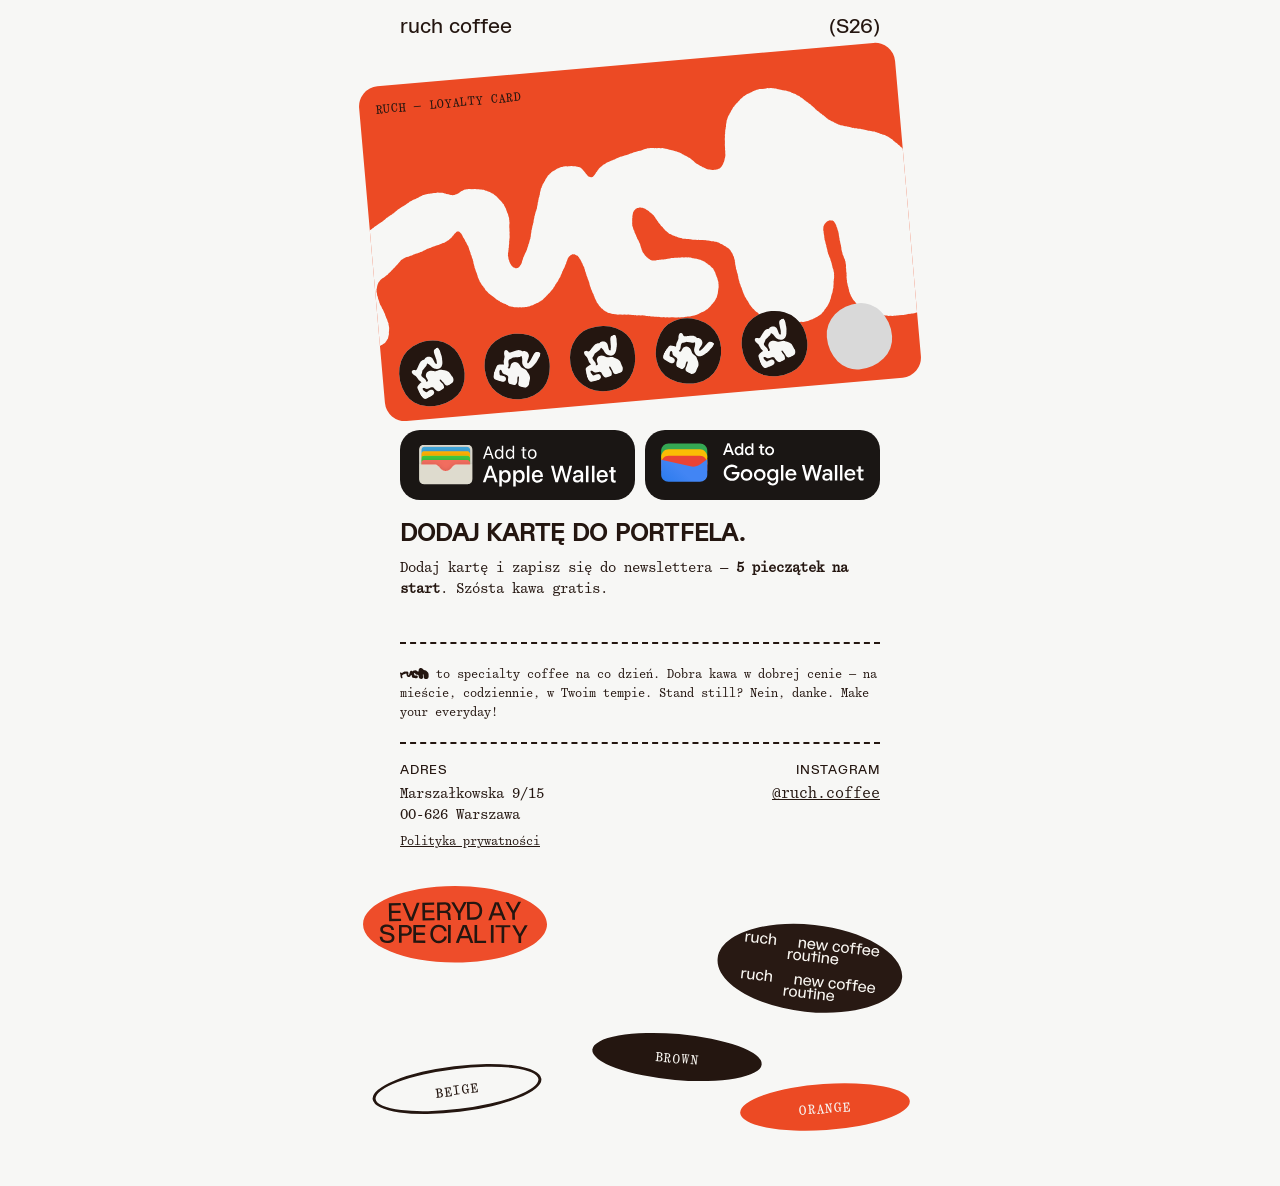
<file: index.html>
<!doctype html>
<html lang="pl">
<head>
  <meta charset="utf-8">
  <meta name="viewport" content="width=device-width, initial-scale=1">
  <title>ruch — karta lojalnościowa z 5 pieczątkami na start</title>
  <meta name="description" content="Zapisz się, zanim otworzymy. Dostaniesz kartę do portfela w telefonie z 5 nabitymi pieczątkami — szósta kawa gratis.">
  <!-- TODO: podmienić URL-e na docelową domenę, gdy będzie -->
  <meta property="og:type" content="website">
  <meta property="og:locale" content="pl_PL">
  <meta property="og:title" content="ruch — karta lojalnościowa z 5 pieczątkami na start">
  <meta property="og:description" content="Zapisz się, zanim otworzymy. Karta z 5 pieczątkami do portfela w telefonie — szósta kawa gratis.">
  <meta property="og:url" content="https://ruch-e.vercel.app/">
  <meta property="og:image" content="https://ruch-e.vercel.app/assets/og.png">
  <meta property="og:image:width" content="1200">
  <meta property="og:image:height" content="630">
  <meta name="twitter:card" content="summary_large_image">
  <script type="application/ld+json">
  {
    "@context": "https://schema.org",
    "@type": "CafeOrCoffeeShop",
    "name": "ruch coffee",
    "url": "https://ruch-e.vercel.app/",
    "image": "https://ruch-e.vercel.app/assets/og.png",
    "address": {
      "@type": "PostalAddress",
      "streetAddress": "Marszałkowska 9/15",
      "postalCode": "00-626",
      "addressLocality": "Warszawa",
      "addressCountry": "PL"
    },
    "sameAs": ["https://www.instagram.com/ruch.coffee/"]
  }
  </script>
  <link rel="icon" type="image/svg+xml" href="assets/favicon.svg">
  <link rel="preload" href="assets/fonts/CinaSans-Medium.woff2" as="font" type="font/woff2" crossorigin>
  <link rel="preload" href="assets/fonts/QuadrantTextMono-Regular.woff2" as="font" type="font/woff2" crossorigin>
  <link rel="stylesheet" href="style.css">
  <script src="app.js" defer></script>

<body>

  <svg style="display:none" aria-hidden="true"><symbol id="znak-ruch" viewBox="0 0 1080 413"><path fill="currentColor" d="M1080 317.8C1079.9 316.7 1079.8 314.6 1079.8 314.6H1079.9L1079.8 313.5L1079.9 311.2L1079.3 307.1L1079.6 305.6L1079.3 304.4L1079.8 300.5L1079.6 298.5L1079.7 296.6L1079.5 295.6L1079.8 292.8L1079.3 290.0V289.8H1079.4L1079.3 288.8L1079.4 286.4L1078.8 282.3L1079.1 280.9L1078.9 279.6L1079.3 275.8L1079.1 273.8L1079.2 271.9L1079.0 270.8L1079.3 268.0L1078.8 265.2V265.0H1078.9L1078.8 264.0L1078.9 261.7L1078.3 257.6L1078.6 256.1L1078.4 254.9C1078.5 253.6 1078.6 252.3 1078.8 251.0L1078.5 249.0L1078.6 247.1L1078.3 246.0L1078.6 243.2L1078.0 240.4V240.3H1078.1L1078.0 239.2L1077.9 236.8L1077.1 232.7L1077.3 231.2L1076.9 230.0C1076.9 228.7 1076.9 227.3 1076.9 226.0L1076.3 224.0C1076.3 223.3 1076.2 222.7 1076.2 222.1L1075.7 221.0C1075.6 220.1 1075.5 219.1 1075.4 218.1C1075.0 217.2 1074.6 216.4 1074.2 215.5L1073.8 214.2C1073.6 213.5 1073.4 212.7 1073.2 211.9C1072.5 210.6 1071.8 209.3 1071.1 208.2L1070.8 206.7L1070.1 205.6L1069.0 201.9L1068.0 200.1L1067.4 198.4L1066.7 197.5L1065.9 194.8L1064.3 192.4L1064.2 192.2L1064.3 192.2L1063.8 191.3L1062.8 189.1L1060.5 185.7L1060.1 184.2L1059.2 183.2C1058.8 182.0 1058.3 180.8 1057.8 179.5L1056.6 177.9L1055.7 176.1L1054.9 175.4L1053.7 172.7C1053.2 172.2 1052.8 171.9 1052.4 171.6L1051.3 170.6L1051.2 170.5L1051.3 170.4L1050.6 169.7L1049.1 167.8L1046.0 165.1L1045.3 163.8L1044.3 163.0L1042.0 159.8L1040.5 158.4L1039.3 156.9L1038.4 156.3L1036.8 154.0L1034.4 152.1L1033.6 151.4L1032.1 149.7L1028.8 147.1L1028.0 145.9L1026.9 145.2L1024.5 142.1L1022.9 140.8L1021.6 139.4L1020.7 138.9L1019.0 136.6L1016.6 135.1L1016.4 134.9L1016.5 134.8L1015.7 134.2L1014.0 132.5C1012.9 131.7 1011.9 130.9 1010.8 130.1L1010.0 128.9L1009.0 128.2L1006.7 125.1L1005.2 123.7L1004.1 122.3L1003.2 121.7L1001.6 119.3L999.3 117.6L999.2 117.4L998.5 116.7L997.0 114.9L993.7 112.3L992.9 111.0L991.8 110.3C991.0 109.2 990.1 108.2 989.2 107.2C988.7 106.8 988.1 106.4 987.5 106.0L986.1 104.6C985.8 104.5 985.5 104.3 985.1 104.2L983.0 102.1L980.2 100.7L979.2 100.2C978.5 99.7 977.9 99.2 977.2 98.8L973.2 97.4C972.8 97.1 972.4 96.8 972.0 96.5L970.7 96.2C969.6 95.5 968.4 94.8 967.3 94.2L965.3 93.6L963.6 92.7L962.5 92.5L960.0 91.2C959.0 91.1 958.1 90.9 957.1 90.7L956.9 90.7V90.6L956.0 90.3L953.7 89.5C952.4 89.2 951.0 89.0 949.6 88.8L948.3 88.1L947.0 87.9L943.4 86.4L941.4 86.0L939.7 85.4H938.6L936.0 84.2L933.1 83.9H933.0L933.0 83.8L932.0 83.6L929.7 82.9L925.7 82.4L924.3 81.6L923.1 81.5L919.5 80.0L917.6 79.6L915.8 79.0L914.8 78.9L912.3 77.7C911.3 77.5 910.4 77.4 909.5 77.3L909.3 77.2L909.4 77.1L908.4 76.8L906.2 76.0L902.3 75.1L901.0 74.3L899.8 74.0C898.8 73.4 897.5 72.6 896.7 72.1L895.0 71.3L893.5 70.2L892.5 69.9C891.8 69.3 891.1 68.8 890.4 68.2L887.9 67.0L887.8 66.9L887.9 66.8L887.0 66.3L885.2 64.9L881.7 62.7L880.8 61.6L879.8 61.0L877.2 58.1L875.7 56.9C875.3 56.4 874.8 56.0 874.4 55.5L873.5 55.0L871.8 52.8L869.5 51.2L869.4 51.0L869.5 50.9L868.7 50.3L867.1 48.6L863.9 46.0L863.1 44.7L862.1 44.0L859.8 40.9L858.2 39.5L857.1 38.1L856.1 37.5L854.5 35.2L852.1 33.5L852.0 33.4L852.1 33.3L851.3 32.7C850.7 32.1 850.2 31.5 849.7 30.9L846.3 28.5L845.4 27.2C845.1 27.0 844.7 26.8 844.3 26.5L841.7 23.6L840.0 22.4C839.6 21.9 839.1 21.5 838.6 21.1L837.6 20.6L835.6 18.5C834.7 18.1 833.8 17.6 832.9 17.3L832.8 17.2L832.9 17.1L831.9 16.6L830.0 15.1C828.7 14.5 827.4 13.9 826.1 13.4L824.9 12.4L823.6 12.0C822.6 11.3 821.5 10.4 820.3 9.8L818.3 9.2L816.6 8.3L815.4 8.1C814.6 7.5 813.7 7.2 812.8 6.8L809.9 6.4L809.7 6.4V6.3L808.7 6.0L808.1 5.9L807.8 5.8H807.8L806.8 5.3L802.6 4.4L801.3 3.6C800.9 3.6 800.4 3.5 800.0 3.5L796.3 2.0C795.6 1.9 794.9 1.7 794.2 1.7L792.4 1.2L791.2 1.2L788.5 0.3C787.5 0.3 786.5 0.4 785.5 0.5H785.3V0.3H784.3L781.9 0C780.4 0.1 779.0 0.3 777.6 0.4L776.1 0.1L774.8 0.3L770.8 0.1L768.7 0.5C768.1 0.5 767.4 0.6 766.8 0.6L765.7 1.1L762.8 1.1C761.9 1.5 761.0 1.9 760.1 2.3L759.9 2.4V2.3L758.8 2.6L756.5 3.1C755.2 3.7 753.9 4.4 752.6 5.1L751.1 5.2C750.7 5.5 750.3 5.7 750.0 6.0L746.2 7.2C745.5 7.5 744.9 7.8 744.3 8.2L742.6 9.0L741.7 9.8L739.0 10.9L736.9 13.0L736.7 13.1L736.7 13.0L735.8 13.6L733.8 14.9L730.9 18.0L729.5 18.7C729.2 19.1 728.9 19.4 728.7 19.8L725.5 22.2L724.1 23.7L722.7 25.0L722.1 26.1L719.9 27.9C719.4 28.7 719.0 29.6 718.5 30.5L718.4 30.6L718.3 30.5L717.7 31.4L716.2 33.2L714.1 36.9C713.7 37.2 713.4 37.6 713.0 38.0L712.5 39.2C711.6 40.3 710.8 41.4 710.0 42.5C709.7 43.1 709.5 43.8 709.3 44.5C708.9 45.0 708.6 45.6 708.3 46.2L708.1 47.3C707.6 48.2 707.1 49.0 706.7 49.9C706.6 50.8 706.3 51.8 706.2 52.8L706.2 53.0L706.1 52.9L705.8 54.0C705.6 54.7 705.3 55.5 705.1 56.3C704.9 57.7 704.7 59.1 704.6 60.5L703.9 61.8V63.1C703.5 64.4 703.1 65.6 702.7 66.9L702.5 68.9L702.1 70.8L702.2 71.9L701.3 74.5L701.4 77.4V77.6L701.2 77.6L701.2 78.6L700.7 80.9L700.6 82.9V83.9C700.6 84.7 700.6 84.9 700.7 85.2L700.3 86.7L700.4 88.0L699.8 91.8L699.9 93.8L699.7 95.7L699.9 96.8L699.4 99.5L699.7 102.2V102.4H699.6V103.4L699.3 105.7C699.3 107.0 699.4 108.4 699.3 109.7L698.8 111.0V112.2C698.3 113.4 697.9 114.5 697.4 115.7L697.0 117.5C696.8 118.0 696.6 118.6 696.3 119.1L696.1 120.1C695.7 120.8 695.2 121.6 694.7 122.2C694.4 123.0 694.2 123.9 693.8 124.6L693.7 124.8L693.6 124.7L693.1 125.5C692.7 126.0 692.3 126.6 691.8 127.1C691.0 128.0 690.4 129.1 689.4 130.0L688.2 130.5C688.0 130.8 687.7 131.1 687.4 131.3L685.7 132.0C685.5 132.0 685.1 132.2 685.0 132.2C684.9 132.3 684.8 132.2 684.5 132.3L682.8 132.8C682.2 132.9 681.6 132.9 681.1 132.9L680.2 133.2C679.3 133.1 678.5 132.9 677.7 132.8C676.9 133.0 676.0 133.0 675.1 133.0L671.9 132.3C670.6 132.1 669.3 132.0 668.1 131.7L666.9 130.9L665.7 130.7C664.6 130.0 663.6 129.4 662.6 128.7L660.8 127.9C660.3 127.6 659.8 127.2 659.3 126.9L658.3 126.6C657.6 126.0 656.9 125.4 656.2 124.8C655.4 124.5 654.6 124.1 653.7 123.7L653.6 123.6L653.7 123.5L652.8 123.0C652.2 122.5 651.6 122.0 651.1 121.5C649.9 120.9 648.8 120.1 647.7 119.4C647.4 119.0 647.1 118.6 646.8 118.2L645.7 117.6C644.9 116.6 644.2 115.6 643.4 114.6L641.8 113.3L640.5 111.9L639.5 111.3L637.7 109.1C636.8 108.6 636.0 108.1 635.1 107.6L634.9 107.5L635.0 107.4L634.1 106.9L632.3 105.3C631.0 104.6 629.8 104.0 628.5 103.4L627.4 102.3C627.0 102.1 626.7 101.9 626.2 101.8L623.1 99.4C622.5 99.0 621.8 98.7 621.2 98.5L619.6 97.5L618.5 97.2C617.7 96.6 616.9 96.1 616.1 95.6L613.2 94.9L613.1 94.8L613.1 94.7L612.1 94.3L609.9 93.4C608.6 93.0 607.2 92.6 605.8 92.4L604.5 91.6L603.2 91.4C602.0 90.8 600.8 90.3 599.6 89.8L597.6 89.4C597.0 89.2 596.3 89.0 595.7 88.8H594.6L591.9 87.7H589.0L588.8 87.7V87.6L587.8 87.5C587.0 87.3 586.2 87.1 585.4 87.0H581.2C580.7 86.8 580.2 86.6 579.8 86.5L578.4 86.6C577.1 86.4 575.9 86.1 574.5 85.9L572.5 86.0L570.5 85.8C570.2 85.8 569.8 86.0 569.4 86.0L566.6 85.7C566.0 85.8 565.8 85.9 565.0 86.0C564.8 86.0 564.6 86.1 564.4 86.2L564.0 86.3L563.4 86.5H563.2L563.2 86.5L562.2 86.8L559.9 87.1L556.0 88.5L554.5 88.5L553.3 89.0L549.4 89.2L547.5 89.8L545.6 90.0L544.6 90.5L541.8 90.6L539.2 91.7H539.0L539.0 91.6L538.0 91.9L535.7 92.3L531.8 93.7H530.2L529.1 94.2L525.2 94.6L523.2 95.2L521.4 95.5L520.4 96.0L517.6 96.3L514.9 97.5L514.8 97.6V97.5L513.8 97.8L511.5 98.4C510.2 98.9 508.9 99.5 507.6 100.1L506.2 100.2L505.0 100.8L501.1 101.6L499.3 102.5L497.4 103.0L496.5 103.6C495.6 103.8 494.7 104.1 493.7 104.3L491.3 105.8L491.1 105.9L491.1 105.8L490.1 106.3L488.0 107.2C487.3 107.5 486.8 107.8 486.1 108.3C485.5 108.8 484.8 109.2 484.2 109.7L482.7 110.4C482.3 110.7 482.1 111.1 481.8 111.5C480.6 112.3 479.5 113.2 478.5 114.0L477.3 115.8L475.9 117.1L475.4 118.1L473.4 119.9C472.9 120.7 472.5 121.6 472.0 122.3L471.9 122.4L471.8 122.3L471.2 123.1C470.7 123.6 470.1 124.0 469.6 124.5C468.8 125.3 467.9 126.1 467.0 126.8C466.6 126.9 466.2 126.8 465.8 126.8C465.6 126.9 465.3 127.2 465.0 127.3C464.5 127.2 464.0 127.2 463.6 127.1C463.1 126.9 462.7 126.7 462.2 126.6C461.7 126.5 461.2 126.3 460.7 126.2C460.4 126.0 460.4 126.0 460.4 125.9C460.4 125.9 460.1 125.6 460.0 125.5C459.7 125.4 459.4 125.2 459.2 125.1C458.7 124.4 458.4 123.7 458.0 123.0C457.4 122.4 456.8 121.7 456.2 121.0L456.1 120.9L456.2 120.8L455.6 120.0L454.6 117.9C453.7 116.8 452.9 115.7 451.9 114.6C451.7 114.1 451.5 113.6 451.2 113.1C450.8 112.8 450.5 112.4 450.1 112.1C449.3 111.0 448.3 109.8 447.0 108.8C446.3 108.3 445.5 108.1 444.7 107.8C444.0 107.4 443.3 107.2 442.6 107.0C442.2 106.9 441.9 106.9 441.5 106.9L438.8 105.9C437.9 105.8 436.9 105.8 435.9 105.8H435.7L435.7 105.6L434.7 105.5L432.3 105.0L428.0 105.1C427.5 104.9 427.0 104.8 426.5 104.7L425.2 104.9C423.9 104.7 422.5 104.5 421.2 104.4L419.1 104.7C418.4 104.6 417.7 104.7 417.1 104.7L416.0 105.1C415.0 105.1 414.0 105.1 413.0 105.2L410.2 106.3L410.0 106.4L410.0 106.3C409.6 106.4 409.3 106.6 409.0 106.7L406.6 107.4C405.3 108.0 404.1 108.8 402.8 109.6C402.3 109.7 401.8 109.8 401.3 110.0L400.2 110.8C398.9 111.3 397.7 111.9 396.5 112.6L394.9 114.0C394.3 114.3 393.8 114.7 393.3 115.1L392.6 116.0C391.7 116.6 390.9 117.1 390.1 117.7L388.4 120.2L388.3 120.3L388.2 120.3C388.0 120.5 387.8 120.9 387.6 121.2L386.0 123.0C385.2 124.2 384.5 125.4 383.9 126.7L382.7 127.8C382.6 128.2 382.4 128.6 382.2 129.0L379.8 132.1C379.5 132.8 379.2 133.4 378.9 134.0C378.5 134.6 378.2 135.1 377.8 135.7L377.6 136.8C377.0 137.6 376.5 138.4 376.0 139.2C375.7 140.1 375.5 141.1 375.3 142.1L375.2 142.3L375.1 142.2L374.8 143.2L373.9 145.4C373.6 146.8 373.3 148.2 373.1 149.6L372.3 150.9L372.2 152.1L370.6 155.7L370.2 157.7L369.5 159.5L369.5 160.6L368.3 163.1L368.0 165.9L367.9 166.1L367.8 166.0L367.6 167.0L366.8 169.2C366.5 170.5 366.3 171.8 366.0 173.1L365.1 174.4L364.9 175.6L363.1 179.1L362.6 181.1L361.8 182.8L361.7 183.9L360.4 186.4L360.0 189.2L359.9 189.4L359.8 189.4L359.5 190.4L358.7 192.6L358.0 196.7L357.2 198.0L357.1 199.2L355.5 202.8L355.1 204.8L354.4 206.5L354.4 207.6L353.2 210.2L352.9 213.0L352.8 213.2H352.7L352.5 214.2L351.8 216.4L351.2 220.5L350.5 221.8L350.4 223.1C349.9 224.3 349.4 225.4 348.8 226.5C348.7 227.1 348.5 227.8 348.3 228.4L347.6 230.0L347.4 231.1C347.0 231.9 346.5 232.6 346.0 233.4L345.3 236.1L345.2 236.3L345.1 236.2L344.8 237.2L343.7 239.2L342.4 243.1L341.4 244.2L341.0 245.4L338.8 248.6L338.0 250.4L337.0 252.0L336.8 253.1L335.1 255.4L334.2 258.1L334.2 258.3L334.1 258.3L333.7 259.2L333.1 260.3C333.0 260.4 332.9 260.6 332.8 261.0L332.5 261.5C332.2 262.7 331.9 264.0 331.4 265.2C331.1 265.6 330.8 265.9 330.5 266.2L330.1 267.3C329.3 268.2 328.5 269.1 327.6 269.8C327.3 270.3 326.9 270.6 326.5 271.0C326.1 271.4 325.7 271.6 325.3 271.8C325.1 272.0 324.9 272.3 324.7 272.4L323.7 272.7H322.7C322.5 272.9 322.2 272.8 321.9 273.0C321.6 273.1 321.3 273.1 320.9 273.1H320.8L320.8 273.0C320.6 272.9 320.3 273.0 320.1 272.9C319.6 272.6 319.0 272.5 318.6 272.0C317.5 271.6 316.5 271.0 315.5 270.3L314.9 269.0L314.0 268.3L313.1 266.7L312.7 265.9L312.6 265.8V265.7L312.5 265.3L311.6 263.7C311.4 263.2 311.3 262.6 311.1 262.1L310.6 261.3C310.4 260.4 310.4 259.6 310.4 258.7C310.0 257.9 309.7 257.1 309.5 256.3V256.1L309.6 256.1L309.4 255.2C309.3 254.4 309.4 253.7 309.4 253.0C309.2 251.7 309.0 250.4 308.9 249.1C309.1 248.6 309.2 248.2 309.4 247.7L309.3 246.5C309.6 245.3 309.9 244.1 310.3 242.9C310.4 242.2 310.4 241.6 310.5 240.9L311.0 239.2L310.9 238.1L311.9 235.5L312.0 232.6L312.1 232.5H312.2L312.3 231.5L312.9 229.2L313.2 225.0C313.4 224.5 313.6 224.1 313.8 223.6V222.3C314.1 221.0 314.4 219.7 314.7 218.4C314.8 217.7 314.7 217.0 314.7 216.3L315.0 214.4L314.8 213.3L315.4 210.6L315.2 207.8V207.7H315.3V206.6L315.6 204.3L315.5 200.3L315.9 198.9L315.8 197.5C316.1 196.2 316.5 194.9 316.7 193.6L316.5 191.5L316.7 189.5C316.6 189.2 316.5 188.8 316.4 188.4L316.6 185.5C316.4 184.6 316.2 183.6 315.8 182.6V182.5L315.9 182.4L315.7 181.4L315.4 179.0C315.0 177.6 314.4 176.3 313.9 175.0L313.8 173.4L313.3 172.2L312.4 168.3C312.1 167.6 311.9 167.0 311.5 166.4L310.9 164.5L310.2 163.6C309.9 162.7 309.7 161.7 309.3 160.8L307.5 158.5L307.4 158.3L307.5 158.3L306.9 157.4C306.6 156.7 306.1 156.0 305.7 155.3C304.7 154.2 303.8 153.1 302.8 152.1L302.1 150.7L301.1 149.8C300.4 148.7 299.7 147.6 298.8 146.5L297.2 145.1C296.8 144.6 296.4 144.1 295.9 143.6L294.9 143.1L292.9 140.9C292.1 140.4 291.1 139.9 290.2 139.6L290.0 139.5L290.1 139.4L289.2 138.8L287.2 137.4L283.1 135.9C282.7 135.5 282.3 135.2 281.9 134.9L280.5 134.6L276.9 132.7L274.7 132.4L272.8 131.8H271.7C270.7 131.4 269.9 131.2 269.0 130.9H266.1H265.9V130.8L264.9 130.7L262.6 130.2C261.2 130.2 259.8 130.2 258.4 130.2L257.0 129.7L255.6 129.8C254.3 129.5 253.0 129.3 251.6 129.1C250.9 129.1 250.2 129.2 249.5 129.3C248.8 129.2 248.2 129.2 247.5 129.2L246.4 129.6C245.3 129.6 244.3 129.6 243.3 129.7C242.3 130.0 241.3 130.5 240.4 130.9L240.2 131L240.2 130.9L239.1 131.4C238.3 131.6 237.5 131.9 236.8 132.3C235.5 133.1 234.4 133.9 233.3 134.7L231.9 135.0L230.9 135.8C229.7 136.1 228.6 136.4 227.5 136.6C227.0 136.8 226.4 137.0 225.9 137.1C225.4 137.2 224.9 137.2 224.4 137.1C224.1 137.2 223.8 137.3 223.5 137.4C222.8 137.2 222.0 136.9 221.3 136.7C220.5 136.7 219.6 136.6 218.7 136.5L218.6 136.4V136.3L217.7 136.1L215.6 135.2L211.7 134.1L210.4 133.2L209.1 133.0C207.8 132.4 206.6 131.8 205.1 131.3C204.4 131.2 203.6 131.2 202.9 131.2L201.0 130.9L199.8 131.0L197.0 130.4L194.1 130.8L192.9 130.8L190.5 130.7C189.1 130.9 187.7 131.1 186.3 131.3L184.8 131.1L183.6 131.4C182.2 131.3 180.9 131.3 179.6 131.3L177.5 131.7L175.6 131.9L174.5 132.3C174.0 132.3 173.7 132.3 172.9 132.4L171.5 132.6L168.9 133.9L168.7 134.0L168.6 133.9L167.7 134.2L165.4 134.9C164.1 135.6 162.9 136.1 161.6 136.8L160.1 137.0L159.0 137.7C157.7 138.0 156.5 138.4 155.2 138.7L153.4 139.7L151.6 140.3L150.7 141.0L148.0 141.8C147.2 142.4 146.4 142.9 145.6 143.5L145.5 143.6L145.4 143.5L144.5 144.0L142.4 145.0C141.2 145.8 140.1 146.6 138.9 147.4L137.5 147.8L136.5 148.6L132.9 150.0L131.2 151.2L129.5 152.0L128.7 152.7L126.0 153.8L123.8 155.6L123.7 155.7L123.6 155.6L122.8 156.2L120.7 157.4L117.5 160.0L116.1 160.4L115.1 161.3L111.6 162.9L109.9 164.0L108.3 164.9L107.5 165.7L104.9 166.7L102.8 168.6L102.6 168.7L102.5 168.6L101.7 169.2L99.7 170.3L96.4 172.8L95.0 173.2L94.0 174.1L90.4 175.7L88.7 176.8L87.1 177.7L86.3 178.5L83.7 179.5L81.6 181.3L81.5 181.4L81.4 181.3L80.6 181.9C79.9 182.2 79.2 182.5 78.5 182.8C77.5 183.5 76.3 184.2 75.2 184.8C74.7 184.9 74.3 185.0 73.8 185.0L72.8 185.6C71.6 185.7 70.4 185.8 69.2 185.9C68.7 186.0 68.1 186.1 67.5 186.2C66.9 186.3 66.3 186.2 65.7 186.1C65.4 186.2 65.1 186.3 64.8 186.4C64.0 186.2 63.2 186.1 62.4 185.8C61.6 185.8 60.8 185.9 60.0 185.7L59.9 185.7L59.1 185.3C58.4 185.1 57.9 184.7 57.3 184.4C56.7 184.2 56.1 183.9 55.6 183.6C55.0 183.4 54.4 183.1 53.9 182.8L53.0 181.6C52.7 181.5 52.3 181.3 52.0 181.1C51.1 180.1 50.4 179.1 49.6 178.2L48.0 176.9L46.8 175.5L45.8 174.9C45.2 174.1 44.6 173.4 44.0 172.7C43.1 172.1 42.2 171.6 41.4 171.1L41.2 171.0L41.3 170.9L40.3 170.3C39.7 169.8 39.0 169.3 38.3 168.8C36.9 168.2 35.4 167.7 34.0 167.3C33.5 167.0 33.0 166.7 32.6 166.5L31.2 166.3C29.9 165.9 28.7 165.4 27.3 165.0C26.6 165.0 25.8 164.9 25.1 164.9L23.1 164.5L21.9 164.8C20.9 164.6 19.9 164.5 18.8 164.5C17.8 164.7 16.8 165.1 15.8 165.5L15.6 165.5V165.4L14.5 165.8C13.6 166.0 12.7 166.3 11.9 166.7C10.5 167.5 9.2 168.5 8.2 169.7C7.7 169.9 7.2 170.2 6.7 170.5C6.5 170.9 6.2 171.3 5.9 171.8C4.9 172.8 3.9 173.9 3.1 175.2C2.8 175.9 2.6 176.6 2.3 177.3C2.0 177.9 1.8 178.6 1.5 179.2C1.4 179.6 1.4 180.0 1.4 180.4C1.0 181.3 0.6 182.3 0.3 183.2C0.3 184.3 0.3 185.3 0.4 186.3V186.5H0.2V187.6L0 190.0C0.1 191.5 0.3 192.9 0.6 194.3L0.3 195.8L0.7 197.1C0.6 198.4 0.7 199.8 0.7 201.1L1.2 203.2L1.4 205.1L1.9 206.1C1.9 207.1 2.0 208.0 2.1 209.0L2.7 210.3L3.0 211.0L3.1 211.3L3.2 211.3C3.2 211.3 3.2 211.3 3.2 211.3C3.2 211.3 3.2 211.3 3.2 211.3V211.5L3.1 211.5L3.4 212.6C3.5 213.4 3.6 214.2 3.7 215.0C4.2 216.4 4.7 217.7 5.3 219.1L5.4 220.6L6.1 221.7C6.3 223.0 6.6 224.4 6.9 225.6L7.8 227.5L8.4 229.3L9.1 230.2L9.8 232.9L11.3 235.3L11.4 235.5L11.2 235.5L11.7 236.4L12.5 238.6C13.2 239.8 13.8 241.0 14.4 242.1L14.5 243.6L15.1 244.7C15.3 245.9 15.5 247.1 15.6 248.4C15.8 249.0 16.0 249.6 16.2 250.2C16.2 250.8 16.3 251.3 16.3 251.9L16.7 252.9L16.6 255.7L17.4 258.3V258.5H17.3L17.5 259.5C17.5 260.3 17.5 261.0 17.5 261.8C17.7 263.1 18.0 264.5 18.2 265.8L17.9 267.2L18.1 268.5C18.0 269.7 17.8 271.0 17.7 272.3L17.8 274.3L17.6 276.1L17.9 277.2L17.4 279.9L17.8 282.8V282.9H17.7L17.8 284.0L17.6 286.3L18.1 290.4L17.7 291.9L17.9 293.1L17.5 297.1L17.7 299.1L17.6 301.0L17.9 302.1C17.8 303.0 17.7 304.0 17.7 304.9C17.9 305.9 18.1 306.8 18.4 307.8V307.9H18.3L18.5 309.0L18.6 311.4C19.0 312.7 19.4 314.1 19.8 315.4C19.8 315.9 19.8 316.5 19.8 317.0L20.3 318.2C20.4 319.5 20.5 320.9 20.8 322.2L21.5 324.1L21.9 326.0L22.1 326.3C22.2 326.7 22.2 326.6 22.3 326.7L22.6 327.1C22.8 328.0 23.0 328.8 23.1 329.7C23.6 330.5 24.1 331.3 24.5 332.1L24.5 332.3L24.4 332.3L24.8 333.3C25.0 334.0 25.1 334.7 25.3 335.5C25.8 336.7 26.3 338.0 26.8 339.2V340.7L27.3 341.9L27.6 345.8L28.3 347.7L28.6 349.6L29.1 350.6C29.2 351.5 29.3 352.5 29.4 353.4C29.8 354.3 30.6 356.3 30.6 356.3L31.1 357.3C31.3 358.0 31.5 358.8 31.8 359.6C32.5 360.9 33.2 362.1 34.0 363.3C34.1 363.8 34.2 364.3 34.4 364.9L35.2 365.9C35.7 367.2 36.3 368.4 37.0 369.6L38.4 371.3C38.8 371.9 39.2 372.4 39.6 372.9L40.5 373.6C41.1 374.4 41.6 375.2 42.3 376.0L44.8 377.6L45.0 377.8L44.9 377.9C45.2 378.1 45.5 378.3 45.8 378.5L47.7 380.0C49.0 380.8 50.4 381.3 51.7 381.9C52.1 382.2 52.5 382.6 52.9 382.9L54.2 383.3C55.4 384.0 56.5 384.7 57.8 385.3L59.9 385.9C60.6 386.1 61.2 386.3 61.9 386.5H63.1C64.0 386.9 65.0 387.0 66.0 387.2C67.1 387.2 68.1 387.1 69.1 386.9H69.3L70.5 386.8C71.4 386.9 72.2 386.8 73.1 386.6C74.6 386.1 76.0 385.7 77.3 384.8L79.0 384.5C79.4 384.3 79.7 383.9 80.1 383.6C81.4 383.0 82.8 382.4 83.9 381.5L85.5 379.8C86.0 379.3 86.4 378.7 86.9 378.2L87.4 377.1C87.7 376.7 88.1 376.3 88.5 375.9L89.4 374.7L90.3 371.7L90.4 371.5L90.7 370.5L91.6 368.1C92.0 366.6 91.8 365.2 91.9 363.7L92.5 362.2L92.5 360.9L93.1 356.8C93.0 356.1 93.0 355.4 92.9 354.7V352.7L92.5 351.6C92.5 350.7 92.6 349.7 92.6 348.7L91.5 345.9L91.5 345.7L91.3 344.7C91.2 343.9 91.1 343.1 90.9 342.3L89.3 338.4C89.3 337.9 89.2 337.4 89.2 336.9L88.5 335.7L87.8 331.8L87.0 330.0L86.5 328.2L85.9 327.2L85.3 324.5L83.8 322.0L83.8 321.8L83.5 320.9L82.8 318.7C82.2 317.5 81.5 316.2 80.9 315.0L80.8 313.5L80.2 312.4C80.0 311.2 79.8 309.9 79.7 308.7L79.0 306.8L78.7 305.1L78.3 304.1L78.2 301.4C77.9 300.6 77.5 299.7 77.3 298.9V298.7L77.3 297.7L77.2 295.5C76.8 294.2 76.9 292.9 76.7 291.6L77.1 290.3C77.0 289.9 76.9 289.5 76.9 289.1L78.1 285.7C78.2 285.0 78.1 284.4 78.4 283.8L79.1 282.2L79.2 281.2L79.8 280.0C80.0 279.7 80.2 279.2 80.3 279.2C80.5 278.5 80.9 277.7 81.2 276.9L82.0 276.2C82.4 275.7 83.0 275.2 83.5 274.7C84.3 273.8 85.2 272.8 86.1 271.9L87.4 271.3L88.3 270.5L91.7 268.8L93.4 267.6L95.0 266.7L95.8 265.9C96.7 265.5 97.5 265.0 98.4 264.6C99.1 263.9 99.8 263.2 100.5 262.4L100.6 262.3C100.6 262.3 100.9 262.2 100.9 262.2L101.3 261.8C102.0 261.4 102.7 261.0 103.4 260.5C104.4 259.4 105.3 258.4 106.3 257.4L107.7 256.7L108.5 255.6L111.7 253.3L113.0 251.8L114.5 250.7L115.1 249.8L117.4 248.2L119.1 246.0L119.2 245.9L119.3 246.0L120.0 245.3C120.6 244.8 121.2 244.3 121.8 243.9C122.7 242.9 123.6 242.0 124.6 241.1L126.0 240.6L126.8 239.8C128.0 239.3 129.1 238.8 130.2 238.5C130.8 238.2 131.3 237.9 131.9 237.6L132.7 237.4C132.9 237.3 133.2 237.3 133.3 237.3C133.2 237.2 133.5 237.1 133.6 237.1L134.1 236.9L137.0 236.7L139.7 235.7L140.9 235.4L143.2 235.0L147.1 233.5L148.6 233.4L149.8 232.9L153.7 232.3L155.6 231.6L157.4 231.2L158.4 230.6L161.2 230.2L163.7 228.8L163.9 228.8V228.9L164.9 228.5L167.1 227.8L170.9 226.0L172.4 225.9L173.5 225.3L177.3 224.5L179.1 223.7L181.0 223.2L181.9 222.7L183.2 222.4C183.2 222.4 183.3 222.5 183.3 222.5L184.2 222.5C185.1 222.2 186.0 221.9 187.0 221.6L187.1 221.5V221.7L188.2 221.4L190.6 221.0C191.9 220.5 193.3 220.1 194.6 219.5L196.1 219.4L197.3 218.8C198.6 218.5 199.9 218.2 201.2 217.9L203.1 216.9C203.7 216.7 204.3 216.5 205.0 216.2L205.9 215.5L208.6 214.5C209.4 213.8 210.2 213.2 210.9 212.5L211.0 212.4H211.1L211.1 212.5L212.0 211.8C212.7 211.3 213.4 210.9 214.0 210.4C215.1 209.3 216.0 208.2 216.9 207.1L218.2 206.3C218.5 205.9 218.8 205.5 219.0 205.2L220.5 203.8C221 203.3 221.4 203.1 221.8 202.7C222.2 202.3 222.6 201.9 223.0 201.5C223.4 201.3 223.8 201.1 224.2 201.0C224.4 200.7 224.5 200.6 224.7 200.5C225.3 200.4 225.8 200.6 226.2 200.8C226.7 200.7 227.2 200.7 227.9 200.9L228.0 201.0L228.5 201.5C229.0 201.9 229.4 202.4 229.8 202.9C230.6 203.7 231.4 204.6 232.2 205.7L232.5 207.1L233.3 208.1L234.5 211.7L235.5 213.4L236.2 215.1L236.9 216.0C237.1 216.9 237.3 217.8 237.5 218.7L239.0 221.0L239.1 221.2L239.0 221.2L239.4 222.2L240.1 224.3C240.8 225.5 241.4 226.7 241.9 227.9L242.0 229.4L242.6 230.5L243.2 234.3C243.5 234.9 243.7 235.5 243.9 236.1L244.2 238.0L244.7 238.9L244.9 241.7C245.3 242.5 245.7 243.4 246.0 244.3V244.4L245.9 244.5L246.2 245.5L246.5 247.7L247.8 251.6L247.7 253.1L248.2 254.3L248.4 258.2L248.9 260.1L249.1 262.0L249.5 263.0L249.6 265.8L250.6 268.5V268.7L250.5 268.7L250.8 269.7L251.2 272.1L252.6 276.0L252.6 277.5L253.2 278.7L253.8 282.7C254.0 283.3 254.2 283.9 254.5 284.6L255.0 286.4L255.7 287.4L256.3 290.2C256.8 291.1 257.2 291.9 257.8 292.7L257.9 292.9L257.8 292.9L258.3 293.8L259.3 296.0C260.2 297.2 260.9 298.4 261.7 299.6L262.3 301.0L263.2 301.9L265.0 305.6C265.4 306.1 265.8 306.7 266.3 307.2L267.4 308.8L268.3 309.5L269.8 311.9L272.1 313.8L272.2 313.9L272.1 314.0C272.4 314.2 272.6 314.5 272.9 314.7L274.6 316.4L278.0 318.9L278.9 320.2L280.0 320.9C280.8 321.9 281.8 322.8 282.7 323.8L284.5 324.9L285.9 326.1L286.9 326.6L288.9 328.6C289.8 329.1 290.6 329.6 291.5 329.9L291.7 330.0L291.6 330.1L292.6 330.6L294.5 331.9L298.3 333.7L299.4 334.7L300.6 335.2L302.1 336.5L302.7 336.9C302.9 337.0 303.2 337.1 303.4 337.2L304.3 337.6L306.3 338.1L308.1 338.8H309.3L311.9 340.0C312.9 340.1 313.9 340.0 314.9 340.1L315.1 340.1V340.2L316.1 340.3C316.9 340.5 317.7 340.7 318.5 340.8C320.0 340.8 321.4 340.8 322.8 340.8L324.3 341.2L325.6 341.0C326.9 341.3 328.3 341.4 329.6 341.5C330.3 341.4 331.0 341.4 331.7 341.3H333.7L334.8 340.9C335.8 341.0 336.7 340.9 337.7 340.9C338.6 340.6 339.6 340.3 340.5 339.9L340.7 339.8V340.0L341.7 339.6L344.2 339.2L348.0 337.4L349.6 337.1L350.7 336.4C352.0 336.2 353.3 335.7 354.6 335.3C355.2 334.9 355.8 334.6 356.4 334.2L358.2 333.4L359.0 332.7C359.9 332.3 360.8 331.9 361.7 331.5C362.4 330.9 363.2 330.2 363.9 329.5L364.0 329.4H364.0L364.1 329.5L364.9 328.8C365.6 328.4 366.3 328.0 366.9 327.5C367.9 326.5 369.0 325.5 369.9 324.4L371.3 323.8L372.1 322.7C373.2 322.0 374.2 321.2 375.3 320.4C375.8 319.9 376.3 319.4 376.7 318.8L378.1 317.6L378.7 316.6C379.5 316.0 380.2 315.4 381.0 314.8C381.5 314.0 382.0 313.2 382.5 312.4L382.6 312.2L382.7 312.3L383.3 311.4L384.9 309.6L387.1 306.1L388.2 305.1L388.8 303.9C389.7 303.0 390.6 302.0 391.5 301.0L392.5 299.2L393.7 297.7L394.1 296.7L396.0 294.6L397.1 291.9L397.2 291.7L397.3 291.8L397.7 290.9L399.0 288.9L400.6 285.0L401.7 283.9L402.1 282.7L404.4 279.5L405.2 277.6L406.1 276.0L406.4 274.9L408.0 272.6L408.8 269.9L408.9 269.7L409.0 269.8L409.4 268.8C409.8 268.1 410.1 267.4 410.5 266.8C410.9 265.6 411.4 264.4 412.0 263.3C412.4 263.0 412.7 262.6 413.1 262.4L413.6 261.4C414.4 260.6 415.4 259.9 416.3 259.4C416.7 259.0 417.1 258.6 417.5 258.4C418.0 258.1 418.4 258.0 418.9 257.9L419.5 257.4C420.2 257.4 420.9 257.4 421.5 257.6C422.2 257.5 422.9 257.4 423.6 257.5H423.8L423.7 257.7C424.0 257.7 424.2 257.8 424.5 257.9C425.0 258.2 425.6 258.5 426.1 258.9C427.1 259.4 428.1 260.0 429.1 260.8C429.4 261.2 429.6 261.6 429.8 262.0C430.1 262.3 430.4 262.5 430.7 262.8C431.2 263.8 431.7 264.9 432.2 266.0C432.6 266.5 432.9 267.0 433.3 267.5C433.5 268.1 433.7 268.6 433.9 269.1L434.5 270.0C434.7 270.8 434.9 271.7 435.0 272.5C435.5 273.3 435.9 274.1 436.3 274.9L436.3 275.1H436.2L436.5 276.0L437.1 278.4C437.7 279.7 438.3 280.9 438.8 282.1L438.8 283.6L439.4 284.8C439.5 286.0 439.7 287.3 439.8 288.6L440.5 290.5L440.8 292.3L441.2 293.3L441.5 296.1L442.5 298.7L442.6 298.9H442.5L442.8 299.9L443.2 302.2L444.6 306.1V307.5L445.1 308.7L445.5 312.6L446.1 314.5L446.4 316.4L446.9 317.4L447.2 320.2L448.4 322.8L448.4 323.0L448.7 324.0L449.2 326.3C449.7 327.6 450.3 328.9 450.9 330.1L451.0 331.6L451.7 332.8L452.5 336.6C452.8 337.3 453.0 337.9 453.3 338.5L453.9 340.3L454.6 341.3C454.8 342.2 455.0 343.1 455.3 344.0L457.0 346.5L457.0 346.6L456.9 346.7C457.1 347.0 457.3 347.3 457.5 347.6L458.5 349.8L459.9 351.7L461.4 353.3C461.6 353.8 461.9 354.2 462.2 354.7C462.5 355.0 462.9 355.3 463.2 355.5C464.1 356.6 465.0 357.7 465.9 358.7C466.5 359.2 467.1 359.6 467.7 360.0C468.2 360.4 468.7 360.8 469.3 361.2L470.4 361.6C471.1 362.3 471.9 362.9 472.8 363.5C473.7 363.8 474.7 364.1 475.7 364.3L475.9 364.4L475.8 364.5L476.9 364.9C477.6 365.2 478.4 365.5 479.1 365.8C480.6 366.1 482.0 366.4 483.4 366.5C483.9 366.8 484.4 367.0 484.8 367.2H486.2C487.5 367.7 488.8 368.1 490.1 368.4C490.8 368.4 491.5 368.4 492.2 368.4L493.2 368.5L493.7 368.6H493.9C493.9 368.6 494.7 368.6 495.0 368.5L497.7 369.3L500.6 369.1L501.8 369.3L504.1 369.7H508.2L509.6 370.3L510.9 370.2L514.6 371.2L516.6 371.4L518.4 371.8L519.5 371.7L522.2 372.5L525.1 372.4H525.2L525.2 372.6L526.2 372.6L528.5 373.1L532.6 373.2L534.0 373.8H535.3L539.0 375.0L540.9 375.2L542.7 375.7L543.8 375.6L546.5 376.6L549.3 376.7H549.5V376.9L550.5 377.0L552.7 377.6C553.1 377.7 553.3 377.7 553.8 377.7C554.2 377.8 554.4 377.8 554.5 377.8H557.1L558.5 378.2L559.8 378.2L563.5 379.2L565.5 379.3L567.4 379.7L568.5 379.5L571.2 380.3L574.0 380.2H574.2L574.2 380.3L575.2 380.4L577.5 380.8L581.7 380.7L583.1 381.2L584.4 381.1L588.2 382.0H590.3L592.1 382.3L593.3 382.1L596.0 382.7L598.9 382.3H599.1V382.4L600.1 382.4L602.5 382.5C603.9 382.4 605.3 382.2 606.7 382.0L608.2 382.3L609.4 382.1L613.4 382.4L615.5 382.0C616.1 382.0 616.8 382.1 617.4 382.0L618.5 381.6L621.4 381.5L624.2 380.5L624.4 380.4V380.6C624.7 380.5 625.1 380.3 625.4 380.2L627.8 379.6C629.1 379.1 630.4 378.6 631.7 377.9L633.2 377.7L634.3 377.0C635.6 376.7 637.0 376.4 638.2 376.0L640.0 374.9L641.8 374.1L642.7 373.3C643.7 373.0 644.5 372.6 645.4 372.2L647.6 370.1L647.7 370.0L647.8 370.1L648.7 369.4C649.4 369 649.9 368.4 650.6 367.9L653.5 364.7C653.9 364.4 654.3 364.1 654.8 363.8L655.5 362.7C656.5 361.8 657.6 360.9 658.5 359.9L659.6 358.1L660.8 356.5L661.3 355.4C661.9 354.7 662.4 353.9 663.0 353.1L663.9 350.2L664.0 350.0L664.1 350.1C664.3 349.7 664.3 349.3 664.4 349.0L665.3 346.7C665.6 345.3 666.0 343.9 666.1 342.4L666.7 341.0V339.7C667.0 339.0 667.2 338.4 667.4 337.7L667.8 335.7V333.6L668.1 331.6C668.0 331.2 667.9 330.9 667.8 330.5L668.1 327.5C667.8 326.6 667.6 325.6 667.4 324.6V324.5L667.5 324.4L667.2 323.4L666.9 321.0C666.4 319.6 666.1 318.2 665.5 316.9L665.4 315.4L664.8 314.2C664.5 312.9 664.4 311.5 664.0 310.2L663.1 308.4L662.5 306.5L661.8 305.6C661.7 305.1 661.6 304.7 661.4 304.1C661.0 303.2 660.8 303.0 660.5 302.5L658.3 300.5L658.2 300.3L658.3 300.3L657.5 299.5C657.1 298.8 656.6 298.1 656 297.6L652.5 294.9L651.7 293.6L650.5 293.0L647.5 290.2C646.9 289.8 646.3 289.4 645.6 289.2L644.0 288.1L642.9 287.7C642.1 287.2 641.4 286.5 640.5 286.0L637.6 285.3L637.5 285.2L637.5 285.1L636.5 284.7C635.7 284.4 635.0 284.0 634.2 283.7L630.0 283.0L628.7 282.2L627.4 282.1L623.6 280.8C622.9 280.7 622.2 280.6 621.5 280.5L619.7 280.1L618.5 280.2L615.8 279.4L612.8 279.6H612.7V279.5H611.6L609.2 279.1L605.1 279.5L603.6 279.1C603.2 279.2 602.7 279.2 602.3 279.3L598.4 278.8L596.4 278.9L594.5 278.8L593.4 279.1L590.6 278.7L587.8 279.3H584.2L580.1 280.0L578.7 279.8L577.4 280.0L573.5 279.8L571.5 280.0L569.6 279.9L568.6 280.2L565.8 279.9C564.9 280.1 563.9 280.3 563.1 280.5H562.9V280.4L562.0 280.5C561.3 280.5 560.6 280.3 560.0 280.2C558.7 280.3 557.6 280.1 556.3 279.9C555.9 279.7 555.6 279.4 555.3 279.1L554.2 278.9C553.2 278.2 552.4 277.4 551.6 276.6L550.1 275.6C549.7 275.2 549.4 274.7 549.0 274.3L548.2 273.8C547.8 273.1 547.4 272.3 547.0 271.6C546.4 271.0 545.8 270.3 545.2 269.7L545.1 269.5L545.2 269.5C545.0 269.2 544.8 268.9 544.6 268.7L543.7 266.7C543.0 265.6 542.3 264.5 541.6 263.3L541.5 261.9C541.2 261.6 541.1 261.2 540.8 260.8C540.6 259.6 540.4 258.4 540.2 257.1C540.0 256.5 539.8 255.9 539.6 255.3L539.3 253.5C539.2 253.2 539.0 252.9 538.9 252.6C538.8 251.6 538.8 250.7 538.7 249.7C538.3 248.8 537.9 247.8 537.4 247.0L537.4 246.8L537.5 246.8L537.1 245.8L536.4 243.5L534.5 239.7L534.3 238.2L533.7 237.1L532.8 233.4L532.0 231.6L531.5 229.8L530.9 228.9C530.8 228.0 530.7 227.1 530.6 226.2C530.1 225.4 529.8 224.6 529.4 223.7L529.3 223.6H529.5C529.3 223.2 529.3 222.9 529.2 222.6C529.1 221.9 528.9 221.2 528.9 220.4C528.5 219.2 528.2 218.0 527.9 216.7L528.2 215.3L528.0 214.1C528.1 212.8 528.3 211.6 528.5 210.4C528.5 209.7 528.5 209.1 528.5 208.4C528.6 207.9 528.7 207.3 528.8 206.7L528.7 205.6C528.9 204.8 529.2 203.9 529.5 203.1C529.5 202.2 529.5 201.3 529.6 200.4V200.3L529.7 200.3L529.9 199.3C530.1 198.7 530.4 198.0 530.6 197.3C530.9 196.1 531.2 194.9 531.7 193.7L532.6 192.7L533.0 191.6C533.8 190.8 534.6 190.1 535.5 189.5C535.9 189.1 536.3 188.7 536.7 188.4C537.1 188.1 537.6 188.0 538.0 187.8L538.7 187.3C539.4 187.2 540.1 187.1 540.9 187.2C541.6 186.9 542.3 186.7 543.1 186.6H543.3V186.8C543.5 186.7 543.8 186.7 544.1 186.8C544.8 186.9 545.4 187.1 546.1 187.3C547.3 187.4 548.5 187.7 549.7 188.1C550.1 188.4 550.5 188.6 550.8 189.0L551.9 189.3C552.9 190.0 553.9 190.8 554.8 191.6L556.5 192.6L557.7 193.8L558.6 194.2L560.2 196.3L562.4 197.8L562.5 198.0L562.4 198.1L563.1 198.8C563.6 199.3 564.0 199.9 564.4 200.5C565.4 201.5 566.3 202.4 567.2 203.4L567.7 204.8L568.5 205.7C569.0 206.8 569.5 208.0 570.0 209.2L571.2 210.8L572.0 212.5L572.7 213.3L573.8 215.9L575.7 218.1L575.8 218.3L575.7 218.3L576.3 219.2L577.5 221.3C578.4 222.4 579.4 223.4 580.3 224.4L581.0 225.9C581.3 226.2 581.6 226.5 582.0 226.7C582.7 227.9 583.4 229.0 584.2 230.1L585.8 231.5L587.0 233.0L588.1 233.6L590.0 235.8C590.9 236.4 591.8 236.8 592.7 237.2L592.9 237.3L592.8 237.4L593.7 238.0C594.4 238.4 595.0 239.0 595.7 239.4L599.7 241.0C600.1 241.4 600.5 241.7 600.9 242.0L602.2 242.3C603.4 243.0 604.5 243.8 605.7 244.4L607.7 244.9L609.5 245.7L610.6 245.8L613.2 247.0C614.2 247.2 615.2 247.2 616.1 247.3L616.3 247.3V247.4L617.4 247.6L619.7 248.3L623.8 248.6L625.2 249.2H626.5L630.3 250.3L632.3 250.4L634.2 250.9L635.3 250.8L638.0 251.6L640.8 251.5H641.0L641.0 251.7L642.0 251.7L644.3 252.1L648.4 252.2L649.8 252.8H651.1L654.7 253.9L656.7 254.1L658.5 254.7L659.5 254.6L662.1 255.6C663.0 255.7 663.9 255.8 664.8 255.9L665.0 255.9V256.0L665.9 256.2L668.0 257.1C669.3 257.3 670.6 257.6 671.9 258.0C672.3 258.3 672.7 258.5 673.0 258.9L674.2 259.1C675.3 259.8 676.3 260.5 677.3 261.3C677.9 261.5 678.5 261.8 679.1 262.0L680.5 263.1L681.5 263.5C682.2 264.0 682.8 264.7 683.4 265.3C684.3 265.7 685.0 266.1 685.8 266.6L685.9 266.7L685.9 266.8L686.7 267.3C687.2 267.8 687.7 268.3 688.2 268.9L689.8 270.0L691.3 271.3L691.9 272.5L692.8 273.4C693.4 274.4 694.0 275.5 694.4 276.6L695.5 278.1L696.1 279.7L696.8 280.5C697.0 281.3 697.1 282.2 697.2 283.0C697.7 283.8 698.1 284.6 698.4 285.4L698.4 285.6H698.3L698.6 286.5C698.7 286.8 698.8 287.3 698.7 287.4L698.8 288.5L699.7 292.6L699.5 294.1L699.8 295.3L699.7 299.2L700.1 301.2L700.2 303.1L700.5 304.1L700.4 306.9L701.3 309.6L701.4 310.9L701.6 313.2L702.7 317.2L702.6 318.7L703.0 319.9L703.1 323.9L703.6 325.8L703.8 327.7L704.2 328.7L704.4 331.6L705.4 334.2L705.5 334.4H705.4L705.7 335.5L706.1 337.8C706.6 339.1 707.1 340.4 707.6 341.7V343.2L708.2 344.4L708.9 348.2C709.1 348.9 709.4 349.5 709.7 350.2L710.1 352.0L710.7 353.0C710.9 353.9 711.1 354.8 711.3 355.8L712.8 358.3L712.9 358.4L712.7 358.5L713.2 359.4L714.1 361.7C714.8 362.9 715.6 364.0 716.4 365.2L716.7 366.7L717.5 367.8C718.0 369.0 718.5 370.2 719.0 371.5L720.3 373.1C720.6 373.7 720.9 374.3 721.1 374.9L722.0 375.6L723.3 378.2C724.0 378.9 724.8 379.6 725.5 380.2L725.6 380.4L725.5 380.5L726.3 381.2C726.7 381.9 727.3 382.5 727.8 383.1C728.9 384.0 729.9 385.0 731.1 385.8L731.9 387.1L733.0 387.9C733.9 388.9 734.9 389.9 735.8 390.8C736.3 391.3 736.9 391.6 737.5 392.0L739.0 393.2L740.1 393.7C740.8 394.4 741.6 395.0 742.3 395.6C743.2 395.9 744.1 396.4 745.1 396.6L745.3 396.7L745.2 396.8L746.2 397.3L748.3 398.5C749.7 398.9 751.1 399.3 752.4 399.7L753.7 400.6L755.0 400.8C756.2 401.3 757.4 401.9 758.6 402.5L760.7 402.9L762.5 403.5H763.7L766.4 404.5L769.3 404.6H769.5L769.5 404.7L770.6 404.8L773.0 405.1C774.4 405.2 775.8 405.1 777.1 405.0L778.5 405.5L779.8 405.4L783.5 406.4L785.5 406.5L787.3 407.0L788.4 406.9L791.0 407.7L793.9 407.7H794.1L794.1 407.8L795.1 407.9L797.5 408.3C798.9 408.3 800.3 408.2 801.7 408.2C802.2 408.3 802.7 408.5 803.2 408.6L804.5 408.4C805.8 408.7 807.2 408.8 808.5 408.9L810.7 408.7C811.3 408.7 812.0 408.6 812.7 408.6L813.8 408.2L816.8 408.1L819.5 406.9V407.0L820.6 406.6L822.9 406.1C824.3 405.6 825.7 405.1 826.9 404.4L828.4 404.2L829.6 403.5C830.9 403.2 832.2 402.7 833.5 402.2L835.3 401.1C835.9 400.8 836.5 400.6 837.1 400.2L837.9 399.4L840.5 398.1C841.3 397.4 841.9 396.6 842.6 395.9L842.7 395.7L843.5 395.0L845.5 393.5C846.3 392.3 847.2 391.1 848 390.0L849.3 389.1L849.9 387.9L852.7 385.0C853.1 384.4 853.4 383.8 853.7 383.1L854.9 381.6L855.3 380.5C855.9 379.8 856.4 379.0 857.0 378.2L857.9 375.4L858.0 375.2L858.1 375.3C858.3 374.9 858.4 374.6 858.5 374.3L859.6 372.1C860.0 370.7 860.4 369.4 860.7 368.0L861.5 366.7L861.7 365.5C862.4 364.3 862.9 363.1 863.4 361.9L863.9 359.8C864.1 359.2 864.3 358.6 864.5 358.0V356.9L865.7 354.3C865.7 353.3 865.8 352.3 865.8 351.3L865.9 351.2H866.0L866.1 350.2L866.6 347.9C866.8 346.5 866.8 345.1 866.8 343.7L867.4 342.3V341.0L868.4 337.2C868.4 336.5 868.5 335.8 868.5 335.1C868.6 334.4 868.7 333.8 868.8 333.2L868.6 332.0C868.8 331.0 868.9 330.1 869.1 329.1C868.9 328.1 868.5 325.9 868.5 325.9L868.4 324.9L868.2 322.5C867.8 321.1 867.4 319.7 867.0 318.4L867.1 316.8L866.6 315.6L866.3 311.7L865.7 309.8L865.4 307.9L864.9 306.9L864.6 304.1L863.6 301.3L863.2 300.3L862.8 298.1L861.4 294.2L861.5 292.8L861.0 291.6L860.8 287.8L860.3 285.8L860.1 284.0L859.7 283.0V280.2L858.9 277.5V277.3L859.0 277.3L858.8 276.3L858.6 274.0L857.6 270.0L857.8 268.6L857.5 267.4L857.6 263.5L857.3 261.5V259.7L857.0 258.6L857.3 255.8C857.1 255.0 856.8 254.2 856.7 253.3V253.2H856.9V252.3C856.9 251.6 857.1 251.0 857.3 250.3C857.3 249.7 857.4 249.1 857.5 248.5C857.6 247.9 857.7 247.3 857.9 246.7C858.2 246.3 858.5 246.0 858.8 245.7L859.1 244.6C859.4 244.1 859.8 243.7 860.2 243.3C860.6 242.9 861.0 242.4 861.5 242.1C861.8 241.7 862.1 241.1 862.5 240.8C863.0 240.5 863.4 240.1 863.8 239.9L864.4 239.2C865.1 238.8 865.9 238.8 866.5 238.5C867.2 238.2 867.8 237.8 868.5 237.6H868.6L868.7 237.6V237.7L869.5 237.6C870.0 237.6 870.6 237.8 871.2 237.8C872.3 237.9 873.4 238.1 874.5 238.5C874.8 238.8 875.1 239.0 875.3 239.4C875.6 239.5 875.9 239.6 876.2 239.9C876.9 240.7 877.4 241.7 877.8 242.6C878.1 243.1 878.5 243.6 878.8 244.1C879.0 244.6 879.1 245.1 879.3 245.6C879.5 245.9 879.7 246.2 879.8 246.4C880.0 247.3 880.0 248.1 880.1 249.0C880.5 249.8 880.8 250.6 881.1 251.5L881.2 251.7H881.0L881.3 252.7L881.6 254.9L882.7 258.9L882.6 260.4L883.0 261.6L883.0 265.4L883.3 267.3V269.2L883.7 270.2L883.5 273.0L884.2 275.7V275.9H884.1L884.2 276.9L884.4 279.3L885.2 283.4L885.0 284.9L885.4 286.1C885.3 287.4 885.3 288.7 885.3 290.0L885.8 292.1L885.9 294.0L886.4 295.0C886.4 296.0 886.5 296.9 886.5 297.9C886.8 298.8 887.3 299.7 887.6 300.6L887.7 300.8H887.6L887.9 301.8L888.4 304.1L889.8 307.9V309.4L890.3 310.5C890.4 311.8 890.4 313.0 890.4 314.2C890.5 314.8 890.6 315.4 890.7 316.0C890.7 316.6 890.7 317.4 890.6 317.6L890.8 318.6L890.2 321.4L890.5 324.2V324.4H890.4V325.4L890.2 327.8L890.6 331.9L890.2 333.4L890.4 334.7L889.8 338.6L890.0 340.6L889.9 342.5L890.2 343.6L889.9 346.4C890.1 347.4 890.2 348.3 890.5 349.3V349.4H890.4L890.6 350.5L890.7 352.9C891.0 354.2 891.4 355.6 891.8 357.0L891.6 358.5C891.8 358.9 891.9 359.3 892.1 359.8L892.4 363.7C892.6 364.4 892.9 365.1 893.1 365.7L893.5 367.6L894.1 368.7C894.2 369.6 894.5 370.5 894.7 371.5C895.2 372.4 895.6 373.2 896.2 374.1L896.3 374.2L896.1 374.3L896.7 375.2L897.7 377.5C898.4 378.7 899.4 379.8 900.3 380.9L900.8 382.4C901.1 382.8 901.4 383.1 901.7 383.4L903.8 386.9C904.3 387.4 904.8 387.9 905.3 388.4L906.6 389.9L907.5 390.5C908.1 391.4 908.8 392.1 909.4 392.8L912.0 394.4L913.0 395.2L914.9 396.7C916.2 397.4 917.5 397.9 918.8 398.5C919.2 398.9 919.6 399.2 919.9 399.5L921.2 399.9C922.3 400.7 923.4 401.5 924.5 402.2C925.2 402.4 925.8 402.7 926.5 402.9L928.2 403.8L929.3 404.0L931.9 405.4C932.8 405.6 933.8 405.7 934.8 405.8L934.9 405.9V406.0L935.9 406.3L938.2 407.0C939.6 407.3 941.0 407.5 942.4 407.6L943.7 408.3L945.0 408.4C946.2 408.9 947.5 409.3 948.8 409.7L950.8 410.0L952.6 410.5L953.7 410.4L956.4 411.3L959.3 411.2H959.5L959.5 411.4L960.5 411.5L962.9 411.9H967.0L968.4 412.4C968.7 412.5 969.3 412.4 969.4 412.3L970.1 412.2L974.0 412.6L976.0 412.3L977.8 412.4L978.9 412.1L981.7 412.4L984.5 411.8H984.7V411.9L985.7 411.7L988.1 411.7L992.2 410.9L993.7 411.1L994.9 410.8C996.2 410.8 997.5 410.9 998.9 410.9L1000.9 410.5L1002.8 410.4L1003.8 410.0C1004.8 410.0 1005.7 410.0 1006.7 410.0C1007.6 409.6 1008.5 409.3 1009.4 409.0H1009.6L1009.6 409.1L1010.6 408.8C1011.5 408.7 1012.2 408.5 1013.0 408.4C1014.3 407.9 1015.7 407.4 1017.0 406.9L1018.5 406.8C1018.9 406.6 1019.3 406.4 1019.7 406.2C1021.0 406.0 1022.3 405.8 1023.6 405.4L1025.5 404.6C1026.2 404.4 1026.7 404.2 1027.4 404.0L1028.3 403.3L1031.1 402.4C1031.9 401.9 1032.7 401.3 1033.5 400.6L1033.6 400.5L1033.7 400.7L1034.6 400.0L1036.7 398.9C1037.9 398.1 1038.9 397.1 1039.9 396.1L1041.4 395.5L1042.3 394.5C1043.5 393.9 1044.6 393.2 1045.7 392.4L1047.1 390.9L1048.7 389.7C1048.9 389.4 1049.1 389.1 1049.3 388.8L1051.6 387.0L1053.2 384.5L1053.4 384.4L1053.5 384.5L1054.0 383.6L1055.6 381.8C1056.4 380.6 1057.2 379.4 1057.8 378.2L1059.0 377.2L1059.5 376.0C1060.4 374.9 1061.3 374.0 1062.1 372.9L1063.0 371.1L1064.2 369.5L1064.5 368.4C1065.1 367.7 1065.7 366.9 1066.2 366.1L1067.1 363.3L1067.2 363.2L1067.3 363.2L1067.7 362.3C1068.1 361.6 1068.4 360.8 1068.8 360.1L1069.9 356.1L1070.8 354.9L1071.1 353.6L1072.9 350.1C1073.1 349.4 1073.3 348.7 1073.4 348.1L1074.1 346.3L1074.2 345.2L1075.5 342.6C1075.6 341.6 1075.6 340.6 1075.7 339.7L1075.8 339.5H1075.9L1076.0 338.5L1076.7 336.2C1076.9 334.8 1077.0 333.4 1077.1 332.0L1077.7 330.6V329.4C1078.2 328.1 1078.5 326.8 1078.9 325.6L1079.0 323.5L1079.5 321.6L1079.3 320.5L1080.0 317.7L1080 317.8Z"/></symbol></svg>
  <svg style="display:none" aria-hidden="true"><symbol id="znak-bazgrol" viewBox="0 0 517 490">
<path d="M492.8 0.4H496.8L499.4 1.5H500.5C501.2 1.8 501.9 2.2 502.6 2.2L502.9 2.2C503.6 2.3 504.3 2.6 505.0 3.0C506.4 4.1 507.6 5.2 508.3 6.3C508.7 6.3 509.0 7.0 509.4 7.0C509.8 7.4 510.1 8.1 510.1 8.5C511.2 9.6 513.1 11.8 513.1 11.8L514.2 14.1L514.8 14.6C514.7 22.5 515.1 30.5 516.2 38.2C516.2 38.3 516.3 38.5 516.3 38.6C516.3 39.0 516.3 39.4 516.4 40.0C516.4 40.3 516.5 40.6 516.5 40.8C516.2 42.3 515.9 43.6 515.8 44.5C515.0 48.1 513.9 52.3 513.1 56.1C512.7 57.6 512.5 58.8 512.3 59.7C509.3 67.9 507.1 75.3 505.5 80.6C501.8 92.9 499.1 104.1 497.0 115.3C496.8 115.6 496.7 116.0 496.5 116.7C495.6 119.2 493.3 125.2 491.3 133.5C490.4 135.0 489.4 136.7 488.6 138.3C488.0 139.5 486.2 142.9 485.0 146.0C484.1 148.3 482.8 151.8 481.9 154.7C481.1 155.4 479.1 156.8 479.1 156.8V157.9L478.0 159.0C477.2 160.1 476.9 161.6 476.5 162.7C476.1 163.1 475.0 164.6 475.0 164.6V165.7L474.3 168.6L472.4 170.9V172.0L471.3 173.5L470.6 175.3L468.0 178.6V179.7L466.9 180.9L465.4 184.9L463.9 187.1V188.3L462.8 190.8L460.6 193.1V194.2L459.5 195.6L458.4 197.5C457.6 198.6 455.4 200.5 455.4 200.5V201.6L454.3 202.7L452.1 206.4L450.6 208.2L449.9 209.0C449.5 209.7 448.7 210.8 448.4 211.6C447.6 212.3 446.2 213.4 446.2 213.4L445.4 214.5L443.9 216.0C443.2 216.4 442.8 217.1 442.5 217.5C441.4 218.6 439.1 220.1 439.1 220.1L438.4 221.2L436.9 221.9C435.8 223.0 435.1 224.1 434.0 225.2C433.6 226.0 432.8 226.3 432.1 226.7L429.1 229.7C428.4 230.0 426.6 230.8 426.6 230.8L425.8 231.5L424.0 232.3C423.2 232.6 422.9 233.0 422.1 233.4C421.0 234.1 419.9 234.9 418.4 234.9L417.3 236.0H415.8L412.1 237.8L409.5 238.9H408.4C407.3 239.3 406.6 239.7 405.5 240.0H402.5L401.4 240.4H397.3C395.9 240.0 394.8 240.0 393.3 240.0H385.9C384.8 240.0 383.3 239.7 383.3 239.7H379.2L376.6 238.6H375.5L373.7 237.8L371.5 237.1H370.7L370.0 236.3H369.6L368.1 234.9H367.0L365.9 233.7L361.8 232.3L360.0 230.4H358.9C358.1 230.0 357.0 229.7 356.3 229.3L354.1 226.7H353.0L351.5 225.6L349.6 224.5C348.5 223.4 346.7 221.5 346.7 221.5L345.6 220.8L344.8 219.7L341.1 217.5L339.3 216.0L338.5 215.2L336.3 213.4L334.8 210.8L333.7 210.1L332.6 208.6C331.9 208.2 331.1 207.1 331.1 207.1L329.3 203.4L328.2 202.7L327.4 201.2C326.3 200.1 324.9 197.9 324.9 197.9L323.7 195.6L323.0 194.9C322.3 194.2 321.2 192.4 321.2 192.3L320.4 189.4L319.7 188.3L318.9 186.4C318.6 185.7 318.2 184.6 318.2 184.6L317.5 180.5L316.7 179.4V177.9L315.2 173.8L314.5 171.6V170.5L313.0 167.9V165.0L312.3 163.8V162.0L311.5 160.1V156.1L311.2 155.0V153.5L309.7 149.8L308.9 147.6V146.5C308.6 145.7 307.5 143.9 307.5 143.9V141.3L306.7 140.2V138.3C306.4 137.6 306.0 136.5 306.0 136.5L305.2 132.8L304.5 131.7V130.2C304.1 128.7 303.4 127.6 302.7 126.5L301.2 124.3V123.5L299.7 121.3C299.3 120.6 299.0 118.7 299.0 118.7L298.2 118.0L297.5 116.1L296.4 114.7L294.9 111.0L293.8 109.8V108.4C293.0 107.3 291.9 106.5 291.2 105.8C290.8 105.0 290.5 104.7 290.1 104.3L289.3 103.9H286.0L285.6 104.3C285.3 104.7 284.9 105.0 284.5 105.0C284.2 105.4 283.4 105.8 283.4 106.1C282.7 106.5 281.9 107.3 281.9 107.3L280.5 108.7C280.1 109.1 279.7 109.8 279.7 109.8L278.6 110.6C277.5 111.7 276.8 112.8 275.7 113.9C275.3 114.3 274.6 115.0 273.8 115.4L273.1 116.1C272.3 116.9 270.9 118.4 270.9 118.4L268.3 119.5L267.5 120.2C266.8 120.6 265.7 120.9 265.7 120.9L263.8 122.0C262.3 122.4 261.2 123.2 259.8 123.2L258.6 123.9H257.2C255.7 124.6 254.6 125.4 253.1 125.7L250.5 126.5H249.4C248.3 126.9 247.6 127.6 246.4 127.6H244.2L243.1 128.7H241.3L239.4 129.4L235.7 130.2L234.6 130.9H233.1L227.2 133.9H226.1L223.5 135.7H220.6L219.4 136.8H217.6L215.7 137.6L212.0 138.3L210.9 139.1H209.5L205.8 140.9L203.5 141.7H202.4L199.8 142.8L196.9 143.1H196.5C196.2 143.1 195.8 143.5 195.8 143.5H195.0C194.7 143.9 193.9 144.6 193.6 144.6C192.4 145.0 191.3 145.7 190.2 146.1L189.5 147.6H188.0C187.3 148.7 186.2 149.4 185.4 150.5C184.7 150.9 183.6 152.0 183.6 152.0L182.8 152.7L181.4 155.0L179.1 156.4L178.4 157.6L176.9 158.7L175.4 160.1L172.5 162.7L171.7 163.8L170.3 164.6C169.1 165.7 168.4 166.8 167.3 167.9C166.9 168.7 165.4 169.8 165.4 169.8H165.1C164.7 170.5 164.0 171.2 163.2 172.0C162.5 172.7 160.6 173.5 160.6 173.5L159.9 174.2L156.9 176.4L153.6 178.3L152.9 179.0L151.4 179.7C150.3 180.9 149.5 181.6 148.8 182.7L146.6 184.9C146.2 185.7 145.8 186.4 145.8 187.1C145.8 187.1 145.5 187.5 145.5 187.9L144.7 189.0V190.1L144.0 191.6V193.4L142.9 197.1V199.7C142.9 200.8 143.6 203.4 143.6 203.4V206.7C144.0 207.5 144.7 209.3 144.7 209.3V211.9L145.5 213.0V214.9L146.2 216.7C146.2 217.8 147.0 219.3 147.0 220.4L147.7 221.5V223.0C148.1 224.5 149.5 226.7 149.5 226.7L150.3 228.9V230.0L151.8 232.6L152.5 235.2L153.2 236.3L154.7 240.0L155.5 244.1L156.2 245.2V246.7L158.1 250.8C158.4 251.5 158.4 252.2 158.4 253.0V254.1L159.5 257.0V260.0L159.9 261.1V269.2L159.5 270.7V276.6L158.8 279.2V280.3L158.1 283.3L157.3 284.8C156.9 285.1 155.8 285.9 155.8 285.9V287C155.1 287.4 154.4 288.5 154.4 288.5L153.1 290.1C153.5 290.4 153.8 290.7 153.8 290.7H154.6C154.9 291.0 155.7 291.5 155.7 291.5L157.0 292.1L159.5 293.7H160.3L161.1 294.2C161.9 294.5 163.8 294.5 163.8 294.5L166.2 295.0H172.2L173.5 294.5H174.4L175.4 294.0C175.7 294.0 176.0 293.4 176.0 293.4L176.8 292.9C177.3 292.3 177.9 291.5 178.4 290.7C178.9 290.4 179.8 289.7 179.8 289.6V289.1C180.0 288.6 180.3 287.7 180.3 287.2C180.6 286.7 181.4 285.6 181.4 285.6V284.8C181.7 284.5 182.2 283.7 182.2 283.7V282.3C182.5 281.2 182.7 280.4 183.0 279.6L183.3 278.8V251.7L183.8 249.9V249.0L184.1 247.7V246.1C184.4 245.2 184.9 243.4 184.9 243.4V242.3L185.4 241.2V238.2C185.4 237.7 186.0 236.6 186.0 236.6V233.6C186.3 233.1 187.1 231.7 187.1 231.7V230.9C187.1 230.4 187.6 230.1 187.6 229.6C187.9 229.3 188.2 228.7 188.2 228.2C189.0 227.4 190.3 225.8 190.3 225.8V225.0C190.6 224.7 191.1 224.2 191.1 224.1L192.5 221.4L193.8 220.1V219.5C194.4 219.0 194.6 218.2 194.9 217.6L196.8 216.3V215.5L199.0 213.3L201.1 211.4C201.4 211.1 201.7 210.6 201.7 210.6L202.8 210.1L204.9 207.6L206.3 206.5L208.4 204.4L210.3 203.6L210.9 203.0L212.2 202.5C212.8 202.2 213.6 201.7 213.6 201.7L216.3 200.6L217.1 199.8H218.2C219.0 199.2 220.1 198.7 220.9 198.2L222.5 197.3H223.3C223.9 196.8 224.7 196.3 225.2 196.3L227.4 195.7H229.6L231.2 195.5H236.0C237.1 195.2 238.2 194.9 239.3 194.9H244.2L246.3 195.5H250.1L252.8 196.5H253.9L255.0 197.1L258.0 197.6L258.8 197.9H262.3C262.8 198.2 264.2 199.0 264.2 199.0H265.0L266.3 199.5L268.0 200.1C268.8 200.6 270.4 201.9 270.4 201.9H271.2L272.0 202.8C273.1 203.0 273.9 203.3 275.0 203.8L276.4 205.2H277.2C277.7 205.5 278.5 205.7 279.1 206.0L280.7 207.9H281.5C281.8 208.2 282.6 208.7 282.6 208.7L283.9 209.5L286.1 211.7C286.4 212.0 286.9 212.2 286.9 212.2L287.5 213.0L290.2 214.7C290.7 214.9 291.5 215.7 291.5 215.8L292.1 216.3L293.9 217.4L295.3 219.0L296.1 219.5L296.9 220.6L298.0 221.4L299.9 223.6L300.7 224.1L301.2 225.0L303.7 226.8L304.8 228.2L305.3 228.7L307.2 229.8L308.6 231.7H309.4C309.6 232.3 310.2 232.8 310.2 232.8L311.3 233.6L313.2 235.8L314.0 236.3L314.8 237.1L317.5 238.5L318.8 239.8H319.4L321.3 240.6C321.8 240.9 322.9 242.0 322.9 242.0H323.7L324.8 242.8L326.1 243.4C327.0 243.6 328.6 244.7 328.6 244.7H329.4L330.2 245.2L333.2 245.8L334.8 246.6H337.8L339.7 247.4H340.5L341.8 248.2H343.2L345.9 249.3H346.7L347.8 250.1H350.8L352.4 250.7H355.4L357.3 251.5H358.1L359.4 252.0H361.0L363.8 253.1H364.6L365.6 253.6C366.5 253.6 367.5 253.9 368.6 253.9L370.2 254.7H373.2L375.1 255.8H375.9L377.3 256.9H378.6C379.4 257.4 381.1 258.5 381.1 258.5H382.1C382.4 258.5 383.0 259.0 383.0 259.1L385.9 259.9C386.5 260.1 387.5 261.2 387.6 261.2H388.4L390.5 262.3L392.2 263.7C392.4 263.9 393.0 263.9 393.0 263.9L394.1 265.0C394.6 265.3 394.9 265.5 395.4 265.8C395.9 266.6 397.3 268.0 397.3 268.0L398.1 268.5L398.7 269.3L401.1 271.2L402.2 272.6L402.7 273.1L404.3 274.2L405.4 275.8L406.2 276.4L407.0 277.5L408.1 278.3L409.7 280.4L410.6 281.0L411.1 281.8C411.9 282.3 413.5 283.4 413.5 283.4L414.9 284.5L415.4 285.0L417.3 286.1L418.7 288.0H419.5L420.6 289.1L421.6 289.9L423.5 292.1L424.4 292.6L424.9 293.4L427.3 295.3L428.4 296.7L429.0 297.2L430.9 298.6L432.2 300.2L433.0 300.7L433.8 301.8L434.9 302.9L436.5 305.1L437.3 305.6L437.9 306.7L440.3 308.6L441.4 309.9L441.9 310.5L442.8 311.0L443.6 311.8L444.6 313.7L445.2 314.3L446.0 315.6L446.8 316.7C447.1 317.5 447.6 318.6 447.9 319.4L449.0 320.2V321.3L450.9 323.7L451.7 325.4L452.2 325.9L453.6 327.5L454.1 329.4L454.7 330.0L455.2 331.3L456.0 332.7L456.8 335.4L457.6 336.2V337.3C458.2 338.1 458.7 338.9 459.3 340.0L460.1 341.6V342.4C460.6 343.0 460.9 343.8 461.2 344.3C461.2 345.1 461.7 346.5 461.7 346.5V348.6L462.2 350.0V354.9L463.0 357.8V360.3L463.6 362.4V373.0L464.1 376.0V391.1L464.7 394.1V409.5L465.2 412.5V417.4L469 415.2L468.7 417.4V418.2L468.5 419.5V421.2C468.2 422.0 467.6 423.9 467.6 423.9V425.0L467.1 426.0V429.0L466.6 430.6V433.6L465.8 435.5V436.3L465.2 437.7C464.9 438.2 464.9 438.8 464.9 439.3L463.6 442.0V443.1L463.0 443.9L462.2 446.9C462.0 447.4 461.2 448.5 461.2 448.5V449.3L460.6 451.5C460.3 452.0 459.3 453.1 459.3 453.1V453.9L458.4 455.0L457.9 456.4C457.4 457.2 455.8 458.8 455.7 458.8V459.6L454.9 460.4C454.4 461.2 453.3 463.1 453.3 463.1L452.2 464.5L451.7 465.0L450.6 466.9L449.0 468.3C448.7 468.5 448.4 469.1 448.4 469.1L447.4 469.9L446.3 471.0L443.8 472.6L443.3 473.4L442.2 473.9C441.7 474.8 440.1 476.1 440.1 476.1L438.4 476.9L437.9 477.5C437.3 478.0 436.3 478.8 436.3 478.8L434.1 479.6L433.6 480.2C433.0 480.4 432.2 480.7 432.2 480.7L430.9 481.5C429.8 481.8 429.0 482.1 427.9 482.1C427.6 482.3 427.1 482.6 427.1 482.6H426.0C424.9 483.1 424.1 483.7 423.0 484.0C422.5 484.0 421.4 484.5 421.4 484.5H420.6C420.0 484.8 419.2 485.3 418.7 485.3C417.9 485.6 416.5 485.8 416.5 485.9H415.7L414.3 486.4H408.1L405.1 487.2H402.7L400.5 487.7H391.3C391.1 488.0 390.6 487.8 390.5 487.7H381.9L380.0 487.2H379.2L377.8 486.7H376.2C375.4 486.4 373.5 485.9 373.5 485.9H372.4L371.3 485.3C370.5 485.0 369.4 485.0 368.4 485.0L366.7 484.5H363.8L361.9 483.4H361.0L359.7 482.9C359.4 482.6 358.9 482.3 358.3 482.3C357.5 481.8 355.9 480.4 355.9 480.4H355.1C354.8 480.2 354.3 479.6 354.3 479.6C353.2 479.1 351.3 478.3 351.3 478.3L350.0 477.2L349.1 476.6L347.2 475.6C346.7 475.0 345.9 474.0 345.9 473.9L345.1 473.4L342.9 471.2L341.3 468.8L340.5 468.0L339.9 466.9C339.4 466.1 338.0 464.5 338.0 464.5L337.2 462.8L336.7 462.0C336.4 461.5 336.2 460.7 335.6 460.1C335.3 459.3 335.1 458.8 335.1 458.0L334.3 457.2V455.8C334.3 455.5 333.5 454.5 333.4 454.5V451.5C333.2 451.2 333.2 450.7 333.2 450.7V449.6C332.9 448.5 332.4 447.7 332.4 446.6L332.1 444.7V443.9C331.6 443.1 331.6 441.7 331.6 441.7V430.9L331.3 427.9V425.5H331.0V419.3C330.7 418.7 330.7 418.5 330.7 417.9V415.2L330.5 414.4V413.3L329.4 410.6L328.6 409.0V408.2C328.3 407.6 327.8 406.8 327.8 406.3C327.8 405.5 327.2 404.1 327.2 404.1V403.3L326.7 402.0V395.7L325.9 392.8L325.6 391.1V390.3L325.1 388.4V386.3L324.8 385.4V384.1L324.5 382.7V380.0L324.2 379.2V378.1L323.2 375.2L322.6 373.5V372.7C322.4 371.9 322.1 371.4 321.8 370.8C321.5 370.3 321.5 369.5 321.5 368.9C321.3 368.7 321.0 368.4 321.0 368.4C320.7 368.1 320.5 367.6 320.5 367.3C320.2 366.8 319.6 366.5 319.6 366.2C319.1 365.7 318.8 364.9 318.3 364.3C318.0 364.1 317.5 364.1 317.5 364.1C317.5 363.8 316.9 363.5 316.9 363.5C316.1 363.0 315.3 363.0 314.5 363.0H312.6C312.1 363.2 311.8 363.8 311.3 363.8C310.7 364.1 309.7 364.3 309.6 364.3L309.1 364.9C308.8 364.9 308.6 365.4 308.3 365.4C308.0 365.7 307.5 366.2 307.5 366.5L305.6 368.4V369.2C305.3 369.5 305.0 369.7 305.0 370.0V374.6C305.3 375.4 305.3 376.5 305.3 376.5V378.7L305.6 379.5V386.8L306.4 389.8L306.7 391.4V392.2L307.5 394.1V396.3L308.0 397.1V398.4L308.6 399.8V402.5L308.8 403.3V404.4L309.9 407.1L310.4 408.7V409.5L311.5 411.7V413.9L312.1 414.7V416.0L312.9 417.4V420.4L313.2 421.2V422.2C313.7 423.3 314.0 424.1 314.2 425.2L314.5 427.1V427.9C314.5 427.9 315.0 429.3 315.0 430.1V436.1L314.5 438.8L314.2 439.8V443.9L313.7 445.5V448.5L312.9 450.4V451.2C312.6 451.7 312.1 452.6 312.1 452.6V454.2C311.5 455.0 310.7 456.9 310.7 456.9V458.0L310.2 459.1C309.9 460.1 309.4 462.0 309.4 462.0L308.6 463.7V464.5L308.0 466.6C307.7 467.2 306.7 468.3 306.7 468.3V469.1L305.9 470.2C305.6 470.7 305.0 471.5 305.0 471.5L303.1 473.7L302.6 474.5L301.8 475.3C301.0 476.1 299.9 478.0 299.9 478.0L298.5 479.1L298.0 479.6C297.7 480.2 296.6 481.2 296.6 481.2L294.8 482.3L294.2 482.9C293.7 483.1 292.9 483.4 292.9 483.4L291.5 484.2C290.7 484.8 289.9 485.3 288.8 485.3L288.0 486.1H286.9C285.8 486.7 284.0 487.5 283.9 487.5L282.3 488.0H281.5L279.6 489.1L277.4 489.6H276.6C276.4 489.6 275.3 489.9 275.3 489.9H269.6C269.3 489.6 268.8 489.6 268.5 489.6H260.7L258.8 489.1H258.0L256.6 488.8H255.3L252.5 488.3H242.8L240.6 487.7H239.8L238.5 487.2H236.9C236.0 486.7 234.1 485.9 234.1 485.9H233.1L232.0 485.3C231.2 485.0 230.1 484.8 229.0 484.5L227.4 483.4H226.6C225.8 483.1 225.2 482.6 224.4 482.6L222.8 481.0H222.0L220.9 480.2C220.4 479.9 220.1 479.6 219.5 479.4L217.4 477.2L216.6 476.6L216.0 475.8C215.2 475.3 214.4 474.5 213.6 473.9C213.3 473.4 212.5 472.6 212.5 472.6L212.0 472.0C211.4 471.5 210.3 470.7 210.3 470.7L209.3 468.8L208.7 468.3C208.4 467.7 207.9 466.9 207.9 466.9L206.8 465.8C206.6 465.0 206.0 463.9 205.7 463.1L204.9 462.3V461.2C204.1 460.4 203.6 459.6 203.0 458.8L202.0 457.2V456.4L200.9 454.5C200.6 453.6 200.3 453.1 200.3 452.3L199.5 451.5V450.1C199.2 449.6 199.0 448.8 199.0 448.8L198.4 445.8L197.9 445.0V443.9C197.4 443.1 196.8 442.0 196.5 441.2L196.0 439.6V438.8L194.9 436.9V434.7L194.4 433.9V432.5L193.8 431.2V428.2L193.6 427.4V426.3L192.8 423.3L192.5 421.7V420.9L191.7 419.0V416.8L191.4 416.0V414.7L191.1 413.3V408.4L190.3 405.5V404.7L190.0 404.1V403.6C189.8 403.0 189.5 402.5 189.2 402.0C188.7 401.4 188.7 400.1 188.7 400.1L188.2 399.5L187.6 398.4L186.8 397.4C186.3 396.5 185.4 394.9 185.4 394.9L184.6 394.4L184.1 393.6L181.9 391.9C181.7 391.4 180.8 390.3 180.8 390.3H180.3C179.5 390.0 179.0 389.5 178.4 389.5C178.1 389.0 177.1 387.9 177.1 387.9H176.2L175.2 387.1C174.6 386.8 174.4 386.5 173.8 386.5L171.4 384.9H170.6C170.3 384.6 170.0 384.4 169.8 384.4C168.7 384.1 167.9 383.8 166.8 383.8L165.2 383.3H162.4L160.6 382.7H159.7L158.4 382.2H157.0L154.3 381.4L153.5 381.1H144.9L143.0 380.6H142.2L140.8 380.3H139.2L136.5 379.5H135.4L134.3 378.9H131.3L129.7 378.4H126.7L124.8 377.6H124.0L122.7 376.8H121.1C120.0 376.2 118.4 375.2 118.3 375.2H117.3C117 374.9 116.5 374.4 116.5 374.3L113.5 373.3C112.9 373.0 111.9 371.9 111.9 371.9H111.0C110.5 371.4 109.7 371.1 109.1 370.8L107.5 368.9H106.7L104.5 366.8C104.0 366.0 103.5 365.1 102.9 364.3C102.7 364.3 102.1 363.8 102.1 363.8L101.6 362.7C100.8 362.2 99.4 360.6 99.4 360.5L98.6 359.2L98.1 358.6L96.7 357.0L95.9 355.1L95.4 354.6L94.8 353.2L94.0 352.2C93.5 351.3 93.2 350.5 92.6 349.7L91.6 349.2V348.1C90.8 347.3 90.2 346.5 89.4 345.9C89.1 345.4 88.3 344.6 88.3 344.6L87.8 344.0L86.2 343.0L84.8 341.3H84.0L83.2 340.5L81.8 340.0C81.0 339.4 79.7 338.1 79.7 338.1H78.8C78.6 337.8 78.3 337.5 78.0 337.5C77.2 337.0 76.1 337.0 75.3 337.0C75.1 336.7 74.5 336.7 74.0 336.7H73.4C72.9 337.0 72.4 337.3 71.8 337.3H70.2L69.6 337.8C69.1 338.1 68.8 338.3 68.6 338.4C68.3 338.6 67.8 338.9 67.8 339.2C66.9 339.7 65.6 340.8 65.6 340.8V341.6L65.0 342.4C64.8 343.2 64.5 344.3 64.5 345.1C64.5 345.7 64.0 346.7 64.0 346.7V349.4C63.4 350.0 63.4 351.3 63.4 351.3V354.9C63.2 355.7 63.2 356.8 63.2 357.6V359.5C63.4 360.3 63.7 361.4 64.0 362.2C64.2 362.7 64.2 363.2 64.2 363.8V364.6C64.5 365.4 64.8 366.0 65.0 366.5C65.3 367.0 65.3 367.9 65.3 368.4L66.1 368.9V370.3L66.7 371.6L67.5 374.3L68.3 375.2V376.2L69.9 378.9L70.7 380.6V381.4C71.3 381.9 71.5 382.5 71.8 383.3V385.4C71.8 385.7 72.4 386.3 72.4 386.3V387.6C72.6 388.1 72.9 388.4 72.9 389.0C73.2 389.8 73.4 390.9 73.4 391.7C73.4 391.9 74.0 392.5 74.0 392.5V393.6C74.5 394.4 75.6 396.0 75.6 396.0L76.4 397.4L78.3 399.2C78.8 399.8 79.4 401.1 79.4 401.1H79.9C80.2 401.4 80.7 401.9 80.7 402.0L81.8 402.8C82.4 403.3 83.7 404.4 83.7 404.4H84.5C84.8 404.7 85.1 404.9 85.3 404.9H90.2C90.7 404.7 92.1 404.7 92.1 404.7H102.7L105.6 403.8H108.1L110.2 403.6H128.6L130.8 404.1H134.6L137.3 404.9H138.4L139.5 405.5L142.7 406.0C143.2 406.0 144.3 406.8 144.3 406.8H145.1L147.3 407.4C148.1 407.6 149.2 408.7 149.2 408.7H150.0L151.4 409.5C151.9 409.8 152.7 410.3 152.7 410.3L154.9 412.2L155.7 412.8L156.2 413.6L158.9 415.5C159.2 415.8 160.0 416.8 160.0 416.8L160.6 417.4L162.2 418.7C162.4 419.0 162.7 419.3 163.0 419.8C163.3 420.4 163.3 420.9 163.3 420.9L163.8 421.4L164.3 422.8L165.2 424.1C165.4 425.2 165.7 426.0 165.7 427.1L166.2 427.9V429.0C166.8 430.1 167.1 430.9 167.3 432.0L167.9 433.9V434.7C168.4 435.5 168.4 436.9 168.4 436.9V444.4C168.4 444.7 168.1 445.8 168.1 445.8V446.9L167.6 448.0C167.6 449.0 167.1 451.2 167.1 451.2L166.5 452.8V453.6L166.0 455.8C165.4 456.6 164.3 457.7 164.3 457.7V458.5L163.5 459.6L162.7 461.0C162.2 461.8 160.6 463.1 160.6 463.1L160.0 463.9C159.7 463.9 159.2 464.5 159.2 464.5L157.0 466.9C156.5 467.2 155.7 468.0 155.7 468.0L153.5 470.2C153.0 470.4 151.7 471.0 151.6 471.0L151.1 471.5L149.7 472.0L148.4 472.9C147.3 473.1 146.2 473.4 145.4 473.7L144.6 474.5H143.5C142.7 475.0 140.8 475.8 140.8 475.8L139.2 476.4C138.9 476.6 138.4 476.6 138.4 476.6L136.5 477.5L134.3 478.0H125.7C124.8 478.5 122.7 478.5 122.7 478.5H120.2V478.8H112.1L109.1 478.3H99.7L97.8 478.0H94.3L91.6 477.5H87.2C87.0 477.2 86.4 476.9 86.4 476.9H81.8L79.9 476.4H79.1L77.8 475.8H76.4L73.7 475.0L72.6 474.8H64.0L62.1 474.2H61.3L59.9 473.9H58.3L55.6 473.4L54.5 473.1H45.8L43.9 472.6H40.4C39.4 472.3 37.5 471.8 37.4 471.8H36.4C36.1 471.5 35.6 471.2 35.3 471.2C34.2 471.0 33.1 470.7 32.0 470.7L30.4 469.9H29.6C28.8 469.9 28.3 469.3 27.4 469.3C26.6 468.8 25.6 467.7 25.5 467.7H24.7C24.5 467.4 23.9 467.2 23.7 466.9C23.1 466.6 22.8 466.4 22.3 466.1C21.5 465.6 20.7 464.7 20.1 463.9C19.9 463.9 19.3 463.4 19.3 463.4C19.1 462.9 18.8 462.3 18.8 462.3L17.7 461.2L16.6 459.9L15.8 458.2C15.5 458.2 15.3 457.7 15.3 457.7L13.9 456.1C13.6 455.5 13.4 454.2 13.4 454.2L12.8 453.4L12.3 452.0C12.0 451.5 11.5 450.7 11.5 450.7L10.7 448.0L10.1 447.1V446.1C9.6 445.3 8.8 443.4 8.8 443.4L8.2 441.7V440.9L6.9 439.0V436.9L6.3 436.1V434.7L5.5 433.3V430.4L5.0 429.6V428.5L3.9 425.8L3.4 424.1V423.3L2.3 421.4V419.3L1.7 418.5V417.1L1.2 415.8C0.9 414.9 0.7 413.9 0.7 413.0L0.6 413.0C0.6 411.4 0.5 409.7 0.3 408.0C0.5 404.5 0.3 401.0 0 397.5C0.0 397.4 0.0 397.3 0.0 397.2C0.3 394.5 0.4 392.1 0.4 390.7C0.5 389.3 0.5 387.9 0.5 387.2C0.5 387.0 0.5 386.8 0.6 386.6C0.6 386.2 0.7 385.7 0.7 385.2C1.0 383.7 1.3 381.2 1.4 378.2C1.5 377.1 1.5 376.0 1.6 375.0C1.8 374.0 2.0 372.7 2.2 371.4C2.2 371.2 2.3 370.9 2.3 370.7C2.6 369.8 2.9 368.4 3.2 366.8C3.8 363.9 5.2 356.5 6.4 348.9C6.8 345.7 7.4 342.0 8.2 338.0C8.3 337.4 8.5 336.4 8.9 334.7C9.1 333.9 9.3 333.0 9.5 332.0C9.8 331.0 10.1 329.8 10.3 328.6C12.3 320.0 13.3 311.1 13.1 312.4C13.4 309.9 13.6 307.7 13.8 305.8C14.0 305.1 14.1 304.5 14.2 304.1C14.2 304.0 14.3 304.0 14.3 303.9C14.9 301.7 15.5 299.4 16.0 296.9C16.5 295.7 16.9 294.3 17.4 292.9L17.4 292.9C18.0 292.3 18.2 291.8 18.5 291.3L20.4 289.9V289.1L21.5 288.0L22.3 286.7C23.1 286.1 23.9 285.3 24.7 284.8C24.7 284.5 25.3 284.0 25.3 284.0L26.4 283.4C26.6 283.1 27.2 282.6 27.7 282.3C28.2 282.1 29.0 281.5 29.1 281.5L30.7 280.7L31.2 280.2L33.1 279.1C33.7 278.8 35.0 278.5 35.0 278.5L35.8 278.0L37.2 277.5L38.5 276.6L41.2 275.8L42.0 275.3H43.1C43.9 274.8 45.0 274.5 45.8 273.9L47.5 273.1H48.3L50.2 271.8H52.3L53.1 271.2H54.5L55.8 270.4H58.8L59.6 269.9H60.7L63.4 268.8L65.0 268.3H65.9L67.8 267.2H69.9L70.7 266.6H72.1L73.4 265.8H76.4L77.2 265.5H78.3L81.0 264.5L82.6 263.9H83.4L84.0 263.7H91.6C92.6 263.9 94.5 263.9 94.5 263.9H98.4L98.1 263.3C97.8 262.2 97.8 261.5 97.8 260.4L96.7 259.3V257.4L95.5 255.6V251.9L94.8 250.8V249.3C94.4 248.2 94.1 246.7 93.3 245.6C93.0 244.8 92.2 243.4 92.2 243.4V242.6C91.8 241.9 91.1 241.1 90.7 240.4C90.4 239.7 90.0 237.5 90.0 237.4H89.3V235.6L88.5 233.7C87.8 232.3 87.8 229.7 87.8 229.7L87.0 228.6V227.1C86.3 225.6 85.9 224.5 85.6 223.0L85.2 220.4V219.3C84.8 218.2 84.5 217.5 84.5 216.4V201.6L83.7 197.5V194.2H83.3V177.5C83.3 176.0 82.6 174.9 82.6 173.5V170.1L81.9 167.5L81.5 165.0V162.0C81.1 161.3 80.8 160.9 80.8 160.1C80.4 159.0 80.0 157.6 80.0 156.4L79.3 155.3V153.9C78.5 152.7 77.8 151.6 77.1 150.5L75.6 148.3V147.6L74.1 145.3L73.4 142.8L72.6 142.0L71.9 140.2L70.8 138.3C70.4 136.8 69.7 135.4 69.7 134.3L68.9 133.1V131.7C68.2 130.2 67.4 129.1 67.1 127.6C67.1 126.5 66.3 125.0 66.3 125.0V123.9H66.0V123.2L65.2 121.7V118.7L64.5 117.6V115.8L63.7 113.9V107.3C63.4 105.8 63 104.3 63 102.8V96.2C63.4 95.1 63.7 94.3 64.1 93.2V92.1C64.5 91.4 64.8 91.0 64.8 90.2C65.2 89.5 65.6 88.8 65.6 88.0C66.3 86.5 67.1 85.4 68.2 84.3C68.5 84.0 68.9 83.6 68.9 83.2C69.3 82.8 70.0 82.1 70.4 82.1C71.5 80.6 72.6 79.9 74.1 78.8C74.8 78.4 76.7 77.3 76.7 77.3H77.8C78.5 76.9 79.6 76.2 80.8 76.2H89.3C90.7 76.2 93.3 77.3 93.3 77.3H94.8C95.2 77.7 95.9 78.0 96.3 78.0C97.8 78.4 99.2 78.8 100.7 79.5C101.5 79.9 102.9 81.4 102.9 81.4H104.1C104.8 81.7 105.9 82.5 106.6 82.8C107.4 83.6 108.5 85.4 108.5 85.4H109.6L111.1 86.9L112.6 88.0C113.3 89.1 114.4 90.2 115.1 91.0C115.5 91.4 116.3 91.7 116.3 91.7L117.0 92.8C117.7 93.2 118.1 93.6 118.8 93.6C119.6 93.9 120.0 94.3 120.7 94.3C121.4 94.3 121.8 95.1 122.5 95.1H125.5C126.2 95.4 127.0 95.4 127.7 95.4H130.7C131.4 95.1 131.8 95.1 132.5 95.1C134.0 94.7 136.2 94.7 136.2 94.7L137.3 93.9H138.8C139.9 93.2 141.0 92.5 142.1 91.7C142.5 91.4 144.0 90.6 144.0 90.6L144.7 89.9L147.0 88.0L149.5 86.9L150.3 86.2L151.8 85.4L153.2 84.3L156.9 82.5L158.1 81.0H159.5L162.9 78.4L164.7 77.3L165.4 76.6L167.7 74.7L170.3 73.6L171.0 72.9L172.5 72.1L174.0 71.0L177.7 69.2L178.4 67.7H179.9L183.2 65.1L185.0 64.0L185.8 63.2L188.0 61.4L190.6 60.3L191.3 59.5L193.2 58.8L194.7 57.7L198.4 56.2L199.5 55.1H201.0C202.1 54.4 204.3 52.5 204.3 52.5L206.5 51.4L207.2 50.7C208.0 49.9 209.5 48.8 209.5 48.8L212.0 47.7L212.8 47.0L214.6 46.2L216.5 45.1C217.6 44.8 219.1 44.0 220.2 44.0L221.3 42.9H222.8C223.9 42.2 225.4 41.4 226.5 40.7L228.7 39.6H229.8L232.4 37.7H233.9C235.0 37.4 235.7 37.0 235.7 37.0H236.8L238.7 36.2H247.2C248.3 35.9 249.8 35.5 251.3 35.5H266.0C267.5 36.2 270.1 37.3 270.1 37.4H271.6L273.1 38.1L277.1 39.2L279.4 40.3H283.1C283.8 41.1 284.5 41.1 285.3 41.1H287.5C287.9 40.7 288.6 40.3 289.0 40.3L292.3 39.2L293.4 38.1H294.9C296.0 37.4 297.1 36.2 298.2 35.5C299.0 35.1 300.4 34.0 300.4 34.0H301.6C302.7 33.3 303.4 32.9 304.5 32.5C305.2 32.2 307.5 31.8 307.5 31.8H312.6C314.1 31.8 315.2 32.2 316.7 32.2H330.0C330.8 32.5 332.6 32.9 332.6 32.9H333.7L335.6 33.7H337.8L341.5 35.5H343.0L344.1 36.6L348.1 38.1L350.4 39.9H351.5C352.2 40.3 353.3 40.7 354.1 41.1L356.3 43.6H357.4C358.1 44.0 358.9 45.1 358.9 45.1L360.7 46.6C361.8 47.7 363.3 49.9 363.3 49.9L364.4 50.7L365.2 52.1C366.3 52.9 367.0 54.0 368.1 55.1C368.9 55.8 369.6 57.3 369.6 57.3L370.3 58.1L372.2 60.3C372.9 61.0 373.3 62.9 373.3 62.9L374.0 63.6L374.8 65.5C375.1 66.2 375.9 67.3 375.9 67.3L377.0 71.4L377.7 72.5V74.0C378.1 75.4 378.8 76.6 379.2 78.0L380.0 80.6V81.7C380.3 82.8 380.7 84.7 380.7 84.7V92.8C380.3 94.3 380.0 95.4 380.0 96.9V110.2L379.2 112.8V118.0C378.8 119.5 378.5 122.0 378.5 122.0V123.5C378.1 123.9 378.1 124.6 378.1 125.0L377.4 129.1V135.4L376.6 138.0V142.8C376.3 143.9 375.9 146.4 375.9 146.5V147.6C375.5 147.9 375.5 148.7 375.5 149.0C375.9 150.2 376.3 151.6 376.3 152.7V156.1C376.6 157.2 377.0 157.9 377.4 158.7V161.3L378.1 162.0C378.1 162.4 378.5 163.4 378.5 163.5L379.6 165.0V165.3H380.0V166.1L380.7 167.5L381.8 168.3L382.5 169.4C383.3 169.8 384.4 170.9 385.5 170.9C385.9 171.2 386.6 171.6 387.0 171.6H391.8C392.2 171.2 392.2 170.9 392.2 170.9C392.5 170.9 392.9 170.1 393.3 170.1C393.6 169.4 394.4 169.0 394.4 168.6L397.0 166.1V165.0C397.0 164.6 397.7 164.2 397.7 163.8C398.1 162.4 398.8 159.4 398.8 159.4V158.7L399.6 157.6V156.4L400.3 153.5L402.1 151.3V150.2L403.3 148.7L404.0 146.8L406.6 143.5V142.4L407.3 141.3L408.4 137.2L409.9 135.0V133.9L410.7 131.3C411.0 130.6 412.1 129.1 412.1 129.1V128.0L412.9 126.1C413.2 125.4 413.2 125.0 413.2 124.3C413.6 123.5 414.7 120.9 414.7 120.9V119.8L415.8 118.4V114.3L416.6 112.1V108.0L417.7 105.4V104.3L418.8 102.4V100.6L420.3 96.9V95.8L421.0 94.3L421.8 90.2L422.5 88.0V84.0L423.6 81.4V80.3L424.7 78.4V76.6L426.6 72.9V71.8L427.3 70.6C427.7 69.2 428.0 66.6 428.0 66.6L428.8 64.4V60.3L429.9 57.7V56.6L431.0 54.7V52.9L432.5 49.2V47.7L433.2 46.2C433.6 45.1 434.0 43.6 434.0 42.2L435.1 39.9V38.8C435.4 37.7 435.8 37.0 435.8 35.9C436.5 34.8 437.7 33.3 437.7 33.3V32.2C438.0 31.4 438.8 31.1 438.8 30.3C439.1 29.6 439.5 28.5 439.5 28.5L441.7 25.1C442.1 24.8 442.1 24.0 442.1 24.0L443.2 22.9C443.6 21.8 445.0 19.3 445.1 19.2L446.5 17.4C446.9 17.4 447.3 16.6 447.3 16.6L448.7 14.1C449.5 13.3 451.0 12.2 451.0 12.2L451.7 11.1C452.1 10.7 453.2 10.0 453.2 10.0L454.7 8.5C455.8 7.8 458.4 6.7 458.4 6.7L459.5 5.9C459.8 5.5 460.6 5.5 461.0 5.5C462.1 4.8 464.7 3.3 464.7 3.3L466.9 2.6C467.2 2.2 468.0 2.2 468.0 2.2L470.9 1.1C472.0 0.7 473.9 0.4 473.9 0.4H475.0C475.4 0.4 476.8 0.0 476.9 0H490.5L492.8 0.4Z" fill="currentColor"/>
</symbol></svg>

  <main>
    <header class="pasek">
      <p class="pasek-marka">ruch coffee</p>
      <p class="pasek-kod">(S26)</p>
    </header>

    <!-- karta wg mockupu z Figmy (29:41 / 29:5) — HTML zamiast obrazka,
         żeby pieczątki mogły się na niej nabijać -->
    <div class="karta nabita" id="karta">
      <p class="karta-podpis">ruch — loyalty card</p>
      <svg class="karta-znak" viewBox="0 0 1080 413" aria-hidden="true"><use href="#znak-ruch"/></svg>
      <div class="karta-pieczatki" role="img" aria-label="Miejsce na 6 pieczątek. 5 dostajesz na start za zapis do newslettera, szósta kawa gratis.">
        <span class="pieczatka p-1"><svg viewBox="0 0 517 490" aria-hidden="true"><use href="#znak-bazgrol"/></svg></span>
        <span class="pieczatka p-2"><svg viewBox="0 0 517 490" aria-hidden="true"><use href="#znak-bazgrol"/></svg></span>
        <span class="pieczatka p-3"><svg viewBox="0 0 517 490" aria-hidden="true"><use href="#znak-bazgrol"/></svg></span>
        <span class="pieczatka p-4"><svg viewBox="0 0 517 490" aria-hidden="true"><use href="#znak-bazgrol"/></svg></span>
        <span class="pieczatka p-5"><svg viewBox="0 0 517 490" aria-hidden="true"><use href="#znak-bazgrol"/></svg></span>
        <span class="pieczatka pusta"></span>
      </div>
    </div>

    <!-- oficjalne badge (Figma Community, wariant PL); TODO backend:
         podpiąć podpisane linki od dostawcy kart (Apple: .pkpass, Google: JWT) -->
    <div class="wallet-badges">
      <a class="badge" href="#" id="badge-apple">
        <picture>
          <source media="(min-width: 560px)" srcset="assets/badge-apple-2l.svg">
          <img src="assets/badge-apple.svg" alt="Add to Apple Wallet">
        </picture>
      </a>
      <a class="badge" href="#" id="badge-google">
        <picture>
          <source media="(min-width: 560px)" srcset="assets/badge-google-2l.svg">
          <img src="assets/badge-google.svg" alt="Add to Google Wallet">
        </picture>
      </a>
    </div>

    <h1>Dodaj kartę do portfela.</h1>

    <p class="oferta">Dodaj kartę i zapisz się do newslettera —
    <strong>5 pieczątek na start</strong>. Szósta kawa gratis.</p>

    <!-- krok 2: mail za pieczątki — przy włączonym JS pokazuje się po kliknięciu badge -->
    <section class="krok-2">
    <hr class="kreska">
    <p class="krok"><span class="krok-nr">krok 1</span>
      <span class="krok-tekst">karta dodana do portfela</span>
      <b class="krok-fajka">✓</b></p>
    <p class="krok"><span class="krok-nr">krok 2</span>
      <span class="krok-tekst">odbierz pieczątki</span></p>
    <p class="krok-2-intro">Karta w portfelu? Zostaw maila i odbierz
    <strong>5 pieczątek na start</strong>.</p>

    <!-- TODO backend: endpoint przyjmujący zapis, walidacja serwerowa,
         mail z linkiem potwierdzającym (double opt-in). -->
    <form method="post" action="/zapis">

      <p class="pole-email">
        <label for="email">Twój e-mail</label>
        <input type="email" id="email" name="email" required
               autocomplete="email" inputmode="email"
               placeholder="imie@przyklad.pl">
      </p>

      <!-- honeypot: pole niewidoczne dla ludzi, boty je wypełniają -->
      <p hidden aria-hidden="true">
        <label for="www">Zostaw to pole puste</label>
        <input type="text" id="www" name="www" tabindex="-1" autocomplete="off">
      </p>

      <p class="zgoda">
        <input type="checkbox" id="zgoda" name="zgoda" required>
        <label for="zgoda">Chcę otrzymywać na podany adres e-mail informacje
        marketingowe od <svg class="logo-inline" viewBox="0 0 1080 413" role="img" aria-label="ruch"><use href="#znak-ruch"/></svg>
        [pełna nazwa i adres administratora — do uzupełnienia].
        Zgodę mogę wycofać w każdej chwili — link do wypisu jest w każdej wiadomości.</label>
      </p>

      <p class="blad" id="blad-formularza" role="alert" hidden></p>

      <button type="submit">CHCĘ PIECZĄTKI</button>

    </form>

    <!-- stan sukcesu — podmienia formularz; pieczątki nabijają się na karcie wyżej -->
    <div class="sukces" hidden>
      <h2 class="sukces-naglowek" tabindex="-1">Pieczątki nabite! Sprawdź skrzynkę.</h2>
      <p class="sukces-tekst">Potwierdź adres <strong class="sukces-email"></strong>
      klikając w link z maila — wtedy 5 pieczątek zostaje na karcie na stałe.
      Szósta kawa gratis.</p>
    </div>
    </section>

    <hr class="kreska">

    <section class="o-marce">
      <p><svg class="logo-inline" viewBox="0 0 1080 413" role="img" aria-label="ruch"><use href="#znak-ruch"/></svg>
      to specialty coffee na co dzień. Dobra kawa w dobrej cenie —
      na mieście, codziennie, w Twoim tempie.
      Stand still? Nein, danke. Make your everyday!</p>
    </section>

    <hr class="kreska">

    <footer>
      <div class="adresowka">
        <p class="social-etykieta">Adres</p>
        <!-- adres z wersji A — do potwierdzenia u klienta -->
        <p class="adres">Marszałkowska 9/15<br>00-626 Warszawa</p>
        <p class="prywatnosc"><a href="prywatnosc.html">Polityka prywatności</a></p>
      </div>
      <div class="social">
        <p class="social-etykieta">Instagram</p>
        <!-- handle do weryfikacji u klienta -->
        <p><a href="https://www.instagram.com/ruch.coffee/">@ruch.coffee</a></p>
      </div>
    </footer>

    <div class="pas-naklejki pas-2" aria-hidden="true">
      <svg class="naklejka n-mye" aria-hidden="true" viewBox="0 0 350 171" fill="none" xmlns="http://www.w3.org/2000/svg">
<path d="M181.2 155.4C274.4 147.2 347.2 109.1 343.8 70.3C340.4 31.5 262.0 6.7 168.8 14.9C75.6 23.1 2.8 61.2 6.2 100.0C9.6 138.8 88.0 163.6 181.2 155.4Z" fill="var(--wlepa1-tlo, #EE4D2A)"/>
<path d="M53.6 90.1L50.2 57.4L72.0 55.1L72.4 59.2L55.4 61.0L56.5 70.8L72.5 69.1L73.0 73.3L56.9 74.9L58.0 85.4L75.1 83.6L75.6 87.8L53.6 90.1L53.6 90.1Z" fill="var(--wlepa1-tekst, #241610)"/>
<path d="M91.1 86.1L74.8 54.8L79.8 54.3L93.5 80.5L101.5 52.0L106.5 51.4L97.0 85.5L91.1 86.1L91.1 86.1Z" fill="var(--wlepa1-tekst, #241610)"/>
<path d="M114.9 83.6L111.5 50.9L133.3 48.6L133.7 52.8L116.7 54.6L117.8 64.4L133.8 62.7L134.3 66.8L118.2 68.5L119.3 79.0L136.4 77.2L136.9 81.3L114.9 83.7L114.9 83.6Z" fill="var(--wlepa1-tekst, #241610)"/>
<path d="M142.0 80.8L138.6 48.1L153.2 46.5C155.2 46.3 157.0 46.5 158.6 47.1C160.2 47.7 161.5 48.6 162.5 49.9C163.5 51.1 164.1 52.7 164.3 54.6C164.5 56.6 164.1 58.4 163.2 59.9C162.4 61.5 161.1 62.7 159.4 63.5L159.4 63.6C161.0 63.8 162.3 64.4 163.3 65.4C164.3 66.5 164.9 67.8 165.1 69.5L165.6 73.0C165.8 74.1 166.0 75.0 166.2 75.9C166.4 76.7 166.7 77.5 166.9 78.2L162.0 78.7C161.8 78.0 161.6 77.3 161.4 76.5C161.2 75.8 161.0 74.8 160.8 73.5L160.2 70.0C160.0 68.6 159.4 67.6 158.6 66.9C157.7 66.2 156.5 65.9 155.1 66.0L145.5 67.1L146.9 80.3L142.0 80.8L142.0 80.8ZM145.0 63.0L154.1 62.0C155.3 61.9 156.2 61.5 157.1 61.0C158.0 60.4 158.6 59.7 159.1 58.7C159.5 57.8 159.6 56.8 159.5 55.7C159.4 54.6 159.0 53.6 158.4 52.8C157.8 52.1 157.1 51.5 156.1 51.1C155.1 50.8 154.1 50.7 153.0 50.8L143.9 51.7L145.0 63.0L145.0 63.0Z" fill="var(--wlepa1-tekst, #241610)"/>
<path d="M179.8 76.8L178.5 65.0L164.5 45.3L169.9 44.8L180.5 60.3L187.6 42.9L193.0 42.4L183.4 64.5L184.6 76.3L179.8 76.8L179.8 76.8Z" fill="var(--wlepa1-tekst, #241610)"/>
<path d="M196.8 75.0L193.3 42.3L205.6 41.0C208.7 40.7 211.5 41.0 213.9 42.2C216.3 43.3 218.3 45.0 219.9 47.3C221.4 49.6 222.4 52.4 222.7 55.7C223.1 59.0 222.7 62.0 221.7 64.6C220.6 67.1 219.1 69.2 216.9 70.8C214.8 72.4 212.2 73.4 209.1 73.7L196.8 75.0L196.8 75.0ZM201.2 70.3L208.7 69.5C210.8 69.3 212.6 68.6 214.1 67.5C215.5 66.4 216.6 64.8 217.2 62.9C217.9 61.0 218.1 58.8 217.8 56.2C217.6 53.7 216.9 51.6 215.9 49.9C214.8 48.1 213.5 46.9 211.8 46.0C210.1 45.2 208.3 44.9 206.1 45.1L198.6 45.9L201.2 70.3L201.2 70.3Z" fill="var(--wlepa1-tekst, #241610)"/>
<path d="M235.5 72.6L244.6 38.6L251.6 37.8L267.6 69.2L262.6 69.7L248.4 41.8L240.7 72.0L235.5 72.6ZM241.7 63.1L241.3 59.0L258.9 57.1L259.3 61.2L241.7 63.1Z" fill="var(--wlepa1-tekst, #241610)"/>
<path d="M279.4 67.8L278.1 56.0L264.1 36.3L269.6 35.7L280.1 51.2L287.3 33.9L292.6 33.3L283.0 55.4L284.3 67.3L279.4 67.8L279.4 67.8Z" fill="var(--wlepa1-tekst, #241610)"/>
<path d="M53.7 130.6C50.7 130.9 48.2 130.6 46.1 129.9C44.0 129.2 42.4 128.0 41.2 126.4C40.0 124.8 39.2 122.7 38.8 120.2L43.7 119.8C44.0 122.4 45.1 124.3 46.7 125.3C48.4 126.4 50.6 126.8 53.5 126.5C56.1 126.3 58.1 125.7 59.4 124.6C60.8 123.6 61.4 122.2 61.2 120.4C61.1 119.3 60.8 118.4 60.2 117.8C59.6 117.1 58.9 116.6 57.9 116.2C57.0 115.9 56.0 115.6 54.8 115.5C53.7 115.3 52.5 115.1 51.3 115.0C49.8 114.9 48.4 114.7 46.9 114.4C45.5 114.2 44.2 113.8 43.1 113.3C41.9 112.7 40.9 111.9 40.1 110.9C39.3 109.9 38.8 108.5 38.7 106.8C38.4 103.8 39.4 101.5 41.4 99.8C43.5 98.1 46.4 97.1 50.1 96.8C52.8 96.5 55.0 96.7 56.9 97.3C58.8 97.9 60.4 98.9 61.6 100.3C62.8 101.8 63.6 103.6 64.0 105.7L59.2 106.1C58.8 104.0 57.8 102.5 56.3 101.7C54.9 100.9 52.9 100.6 50.5 100.8C48.2 101.0 46.4 101.5 45.2 102.4C43.9 103.3 43.3 104.5 43.5 106.1C43.6 107.1 43.9 107.9 44.5 108.5C45.2 109.1 46.0 109.5 47.0 109.8C48.0 110.1 49.2 110.3 50.4 110.5C51.6 110.6 52.9 110.8 54.2 110.9C55.6 111.1 56.9 111.3 58.3 111.6C59.6 111.9 60.9 112.4 62.0 113.0C63.1 113.5 64.0 114.4 64.7 115.5C65.5 116.5 65.9 118.0 66.0 119.7C66.3 122.8 65.4 125.3 63.3 127.2C61.2 129.1 58.0 130.2 53.7 130.6L53.7 130.6Z" fill="var(--wlepa1-tekst, #241610)"/>
<path d="M75.1 128.2L72.4 95.4L86.0 94.3C87.9 94.1 89.7 94.4 91.2 95.1C92.8 95.8 94.1 96.9 95.1 98.3C96.0 99.8 96.6 101.5 96.8 103.4C96.9 105.3 96.6 107.0 95.9 108.6C95.2 110.2 94.1 111.5 92.7 112.5C91.2 113.4 89.6 114.0 87.6 114.2L78.9 114.9L80.0 127.8L75.1 128.2L75.1 128.2ZM78.6 110.7L86.3 110.1C87.5 110.0 88.5 109.7 89.4 109.1C90.2 108.5 90.9 107.8 91.4 106.9C91.8 106.0 92.0 104.9 91.9 103.8C91.8 102.6 91.5 101.6 90.8 100.8C90.2 100.0 89.5 99.3 88.5 99.0C87.6 98.6 86.5 98.4 85.3 98.5L77.5 99.2L78.5 110.7L78.6 110.7Z" fill="var(--wlepa1-tekst, #241610)"/>
<path d="M101.4 126.0L98.7 93.2L120.6 91.4L120.9 95.6L103.9 97.0L104.7 106.8L120.8 105.5L121.2 109.6L105.1 111.0L106.0 121.4L123.1 120.0L123.5 124.2L101.5 126.0L101.4 126.0Z" fill="var(--wlepa1-tekst, #241610)"/>
<path d="M148.2 122.5C145.2 122.8 142.4 122.3 139.9 121.0C137.4 119.8 135.4 117.9 133.9 115.5C132.4 113.1 131.5 110.2 131.2 106.9C130.9 103.5 131.3 100.6 132.4 97.9C133.5 95.2 135.2 93.1 137.5 91.4C139.7 89.8 142.3 88.8 145.3 88.6C148.0 88.4 150.4 88.7 152.5 89.5C154.6 90.3 156.4 91.5 157.8 93.2C159.2 94.8 160.2 96.9 160.9 99.2L156.2 99.6C155.6 98.1 154.9 96.8 153.9 95.8C152.9 94.7 151.7 93.9 150.3 93.4C149.0 92.9 147.4 92.7 145.8 92.8C143.6 93.0 141.8 93.7 140.3 94.8C138.7 95.9 137.6 97.5 136.9 99.5C136.1 101.4 135.9 103.8 136.1 106.4C136.3 109.1 137.0 111.3 138.0 113.1C139.1 115.0 140.4 116.3 142.1 117.2C143.8 118.1 145.8 118.5 147.9 118.3C149.6 118.1 151.2 117.7 152.5 116.9C153.8 116.1 154.9 115.1 155.7 113.8C156.5 112.4 157.0 110.9 157.2 109.2L162.0 108.8C161.8 111.3 161.2 113.6 160.0 115.6C158.8 117.5 157.2 119.1 155.2 120.3C153.3 121.6 150.9 122.3 148.2 122.5L148.2 122.5Z" fill="var(--wlepa1-tekst, #241610)"/>
<path d="M165.2 120.6L162.4 87.8L167.3 87.4L170.0 120.2L165.2 120.6Z" fill="var(--wlepa1-tekst, #241610)"/>
<path d="M179.5 119.2L189.3 85.4L196.4 84.8L211.7 116.5L206.6 117.0L193.1 88.8L184.7 118.8L179.6 119.2L179.5 119.2ZM185.9 109.9L185.6 105.7L203.2 104.3L203.5 108.4L185.9 109.9Z" fill="var(--wlepa1-tekst, #241610)"/>
<path d="M213.7 116.4L211.0 83.6L215.8 83.2L218.2 111.9L234.7 110.5L235.1 114.6L213.7 116.4L213.7 116.4Z" fill="var(--wlepa1-tekst, #241610)"/>
<path d="M243.8 113.5L241.0 80.7L245.9 80.3L248.7 113.1L243.8 113.5Z" fill="var(--wlepa1-tekst, #241610)"/>
<path d="M263.4 112.1L261.0 83.4L249.9 84.3L249.6 80.3L276.6 78.0L277.0 82.0L265.9 83.0L268.3 111.7L263.4 112.1L263.4 112.1Z" fill="var(--wlepa1-tekst, #241610)"/>
<path d="M294.5 109.5L293.5 97.6L280.0 77.7L285.4 77.2L295.6 92.9L303.1 75.7L308.5 75.3L298.4 97.2L299.4 109.0L294.5 109.4L294.5 109.5Z" fill="var(--wlepa1-tekst, #241610)"/>
</svg>
      <svg class="naklejka n-routine" aria-hidden="true" viewBox="0 0 403 252" fill="none" xmlns="http://www.w3.org/2000/svg">
<path d="M383.9 165.1C394.2 117.7 320.7 61.5 219.9 39.6C119 17.7 28.9 38.5 18.6 85.9C8.3 133.3 81.8 189.5 182.6 211.4C283.5 233.3 373.6 212.6 383.9 165.1Z" fill="var(--wlepa2-tlo, #281913)"/>
<path d="M77.2 58.2L80.7 42.3L83.7 43.0L83.0 46.0L83.1 46.0C83.5 45.5 83.9 45.0 84.4 44.6C84.9 44.1 85.5 43.8 86.3 43.6C87.0 43.5 87.9 43.5 88.9 43.7L89.9 43.9L89.3 46.8L87.3 46.3C86.4 46.1 85.5 46.2 84.8 46.5C84.1 46.9 83.5 47.4 83.0 48.1C82.6 48.7 82.2 49.5 82.1 50.5L80.2 58.9L77.2 58.3L77.2 58.2Z" fill="var(--wlepa2-tekst, #F6F3EE)"/>
<path d="M94.4 62.4C93.3 62.2 92.4 61.8 91.6 61.2C90.8 60.6 90.3 59.9 89.9 58.9C89.6 58.0 89.6 56.9 89.8 55.7L92.2 44.9L95.2 45.5L93.1 55.3C92.8 56.6 92.9 57.7 93.4 58.5C93.9 59.3 94.7 59.9 96.0 60.2C96.9 60.4 97.7 60.3 98.5 60.0C99.2 59.7 99.8 59.1 100.3 58.4C100.8 57.7 101.1 56.9 101.3 56.0L103.2 47.3L106.2 48.0L102.7 63.9L99.8 63.2L100.4 60.8L100.3 60.8C100.0 61.1 99.5 61.5 99.0 61.8C98.4 62.2 97.8 62.4 97.0 62.5C96.2 62.7 95.3 62.6 94.3 62.4L94.4 62.4Z" fill="var(--wlepa2-tekst, #F6F3EE)"/>
<path d="M113.3 66.6C111.8 66.3 110.6 65.6 109.6 64.7C108.6 63.7 108.0 62.5 107.6 61.1C107.2 59.8 107.2 58.3 107.6 56.6C108.0 55.0 108.6 53.6 109.5 52.5C110.4 51.4 111.5 50.6 112.8 50.2C114.1 49.7 115.5 49.6 117.0 50.0C118.3 50.2 119.4 50.7 120.3 51.4C121.2 52.1 121.8 53.0 122.2 54.0C122.6 55.0 122.8 56.1 122.7 57.3L119.8 56.6C119.8 55.9 119.7 55.2 119.4 54.6C119.2 54.1 118.8 53.6 118.3 53.2C117.8 52.9 117.2 52.6 116.4 52.4C115.5 52.2 114.7 52.3 113.9 52.6C113.2 52.9 112.5 53.4 111.9 54.2C111.4 54.9 110.9 56.0 110.7 57.3C110.4 58.5 110.3 59.6 110.5 60.6C110.7 61.5 111.0 62.3 111.6 62.9C112.2 63.5 113.0 63.9 113.9 64.1C115 64.4 116.0 64.3 116.8 63.8C117.7 63.4 118.3 62.6 118.7 61.4L121.7 62.1C121.1 63.9 120.1 65.2 118.6 66.0C117.1 66.9 115.3 67.0 113.3 66.6L113.3 66.6Z" fill="var(--wlepa2-tekst, #F6F3EE)"/>
<path d="M123.4 68.5L128.2 46.7L131.2 47.4L129.4 55.6L129.5 55.7C129.8 55.3 130.2 54.9 130.7 54.6C131.3 54.2 131.9 54.0 132.7 53.9C133.4 53.7 134.3 53.8 135.3 54.0C136.3 54.2 137.3 54.6 138.0 55.2C138.8 55.8 139.4 56.6 139.7 57.5C140.1 58.4 140.1 59.5 139.8 60.8L137.5 71.6L134.4 70.9L136.6 61.1C136.9 59.8 136.8 58.7 136.3 57.9C135.8 57.0 134.9 56.5 133.7 56.2C132.7 56.0 131.9 56.1 131.2 56.4C130.5 56.7 129.9 57.3 129.4 58.0C128.9 58.7 128.6 59.5 128.4 60.4L126.4 69.1L123.4 68.5L123.4 68.5Z" fill="var(--wlepa2-tekst, #F6F3EE)"/>
<path d="M182.6 81.5L186.2 65.6L189.0 66.2L188.5 68.7L188.5 68.7C188.9 68.3 189.3 68.0 189.9 67.6C190.4 67.3 191.1 67.1 191.9 67.0C192.7 66.8 193.5 66.9 194.5 67.1C195.6 67.3 196.5 67.7 197.3 68.3C198.0 68.9 198.6 69.6 199.0 70.6C199.3 71.5 199.3 72.6 199.1 73.8L196.7 84.6L193.7 84.0L195.8 74.1C196.1 72.8 196.0 71.8 195.5 70.9C195.0 70.1 194.1 69.6 192.9 69.3C192.0 69.1 191.2 69.2 190.4 69.5C189.7 69.8 189.1 70.3 188.6 71.0C188.1 71.7 187.8 72.5 187.6 73.4L185.7 82.2L182.6 81.6L182.6 81.5Z" fill="var(--wlepa2-tekst, #F6F3EE)"/>
<path d="M207.6 87.4C206.0 87.1 204.6 86.4 203.5 85.4C202.5 84.4 201.8 83.2 201.4 81.9C201.0 80.5 201.0 79.0 201.3 77.3C201.7 75.7 202.4 74.3 203.3 73.2C204.3 72.1 205.4 71.4 206.7 70.9C208.1 70.4 209.5 70.4 211.1 70.7C212.6 71.1 213.9 71.7 214.9 72.7C215.8 73.7 216.5 74.8 216.9 76.2C217.3 77.6 217.3 79.1 216.9 80.7C216.8 80.9 216.8 81.1 216.8 81.3C216.7 81.5 216.7 81.6 216.6 81.8L204.1 79.0C204.0 80.1 204.0 81.0 204.3 81.8C204.5 82.6 205.0 83.3 205.7 83.8C206.3 84.4 207.1 84.8 208.2 85.0C209.3 85.2 210.3 85.2 211.1 84.9C212.0 84.6 212.7 83.9 213.3 82.9L216.3 83.5C215.5 85.2 214.3 86.3 212.8 87.0C211.3 87.7 209.6 87.9 207.6 87.4L207.6 87.4ZM204.7 76.6L214.0 78.7C214.2 77.8 214.1 77.0 213.9 76.2C213.7 75.5 213.3 74.8 212.7 74.2C212.1 73.7 211.4 73.3 210.4 73.1C209.5 72.9 208.6 72.9 207.9 73.2C207.1 73.4 206.4 73.9 205.9 74.5C205.4 75.1 205.0 75.8 204.7 76.6L204.7 76.6Z" fill="var(--wlepa2-tekst, #F6F3EE)"/>
<path d="M220.9 90.0L219.5 73.0L222.5 73.6L223.5 87.3L229.8 75.7L233.0 76.4L233.9 89.6L240.5 77.6L243.5 78.3L235.1 93.1L231.7 92.4L230.7 79.4L224.3 90.7L220.9 90.0L220.9 90.0Z" fill="var(--wlepa2-tekst, #F6F3EE)"/>
<path d="M257.0 98.3C255.5 98.0 254.2 97.3 253.3 96.4C252.3 95.4 251.6 94.2 251.2 92.9C250.9 91.5 250.9 90.0 251.2 88.3C251.6 86.7 252.2 85.3 253.2 84.2C254.1 83.1 255.2 82.3 256.5 81.9C257.8 81.4 259.1 81.3 260.6 81.7C262.0 82.0 263.1 82.5 263.9 83.2C264.8 83.9 265.5 84.7 265.9 85.7C266.3 86.7 266.4 87.8 266.3 89.0L263.4 88.4C263.4 87.6 263.3 86.9 263.1 86.3C262.8 85.8 262.4 85.3 261.9 84.9C261.4 84.6 260.8 84.3 260.1 84.1C259.2 83.9 258.3 84.0 257.6 84.3C256.8 84.6 256.1 85.1 255.6 85.9C255.0 86.7 254.6 87.7 254.3 89.0C254.0 90.3 254.0 91.4 254.1 92.3C254.3 93.3 254.7 94.0 255.3 94.6C255.8 95.2 256.6 95.6 257.5 95.8C258.6 96.1 259.6 96.0 260.5 95.5C261.3 95.1 261.9 94.3 262.3 93.1L265.3 93.8C264.7 95.6 263.7 96.9 262.2 97.8C260.7 98.6 259.0 98.8 257.0 98.3L257.0 98.3Z" fill="var(--wlepa2-tekst, #F6F3EE)"/>
<path d="M273.9 102.1C272.4 101.7 271.1 101.1 270.1 100.1C269.1 99.1 268.4 98.0 268.0 96.6C267.6 95.2 267.6 93.7 267.9 92.0C268.3 90.4 268.9 89.0 269.9 87.9C270.8 86.8 272.0 86.1 273.3 85.6C274.6 85.1 276.0 85.1 277.6 85.4C279.1 85.7 280.4 86.4 281.4 87.4C282.4 88.4 283.1 89.5 283.5 90.9C283.9 92.3 283.9 93.8 283.5 95.5C283.2 97.1 282.5 98.5 281.6 99.6C280.6 100.7 279.5 101.4 278.2 101.9C276.9 102.3 275.4 102.4 273.9 102.1L273.9 102.1ZM274.5 99.6C275.4 99.8 276.3 99.8 277.1 99.5C277.9 99.2 278.6 98.7 279.2 97.9C279.7 97.1 280.2 96.1 280.5 94.8C280.8 93.5 280.8 92.4 280.6 91.4C280.4 90.5 280.0 89.7 279.4 89.1C278.8 88.5 278.0 88.1 277.1 87.9C276.1 87.7 275.2 87.7 274.4 88.0C273.6 88.3 272.9 88.8 272.3 89.6C271.7 90.4 271.3 91.4 271.0 92.7C270.7 94.0 270.7 95.1 270.9 96.1C271.1 97.0 271.5 97.8 272.1 98.4C272.7 99.0 273.5 99.4 274.5 99.6Z" fill="var(--wlepa2-tekst, #F6F3EE)"/>
<path d="M286.7 104.5L289.6 91.0L285.9 90.2L286.5 87.8L290.2 88.6L290.7 86.0C291.0 84.9 291.4 84.1 292.0 83.7C292.6 83.3 293.5 83.2 294.6 83.4L299.0 84.4L298.5 86.8L295.0 86.0C294.6 85.9 294.3 86.0 294.1 86.1C293.9 86.2 293.8 86.5 293.7 87.0L293.2 89.2L297.7 90.2L297.2 92.7L292.7 91.7L289.7 105.2L286.7 104.5Z" fill="var(--wlepa2-tekst, #F6F3EE)"/>
<path d="M299.6 107.3L302.6 93.8L298.9 93.0L299.4 90.6L303.1 91.4L303.7 88.9C303.9 87.7 304.3 86.9 305.0 86.5C305.6 86.1 306.4 86.0 307.5 86.3L312.0 87.3L311.4 89.6L307.9 88.9C307.5 88.8 307.2 88.8 307.0 88.9C306.9 89.1 306.7 89.4 306.6 89.9L306.1 92.1L310.7 93.1L310.1 95.5L305.6 94.5L302.6 108.0L299.6 107.3Z" fill="var(--wlepa2-tekst, #F6F3EE)"/>
<path d="M316.4 111.4C314.8 111.1 313.4 110.4 312.4 109.4C311.3 108.4 310.6 107.3 310.2 105.9C309.8 104.5 309.8 103.0 310.2 101.3C310.5 99.7 311.2 98.3 312.1 97.2C313.1 96.1 314.2 95.4 315.5 94.9C316.9 94.5 318.3 94.4 319.9 94.8C321.4 95.1 322.7 95.7 323.7 96.7C324.7 97.7 325.3 98.9 325.7 100.2C326.1 101.6 326.1 103.1 325.7 104.8C325.7 104.9 325.6 105.1 325.6 105.3C325.5 105.5 325.5 105.6 325.4 105.8L312.9 103.0C312.8 104.1 312.8 105.0 313.1 105.8C313.4 106.6 313.8 107.3 314.5 107.9C315.1 108.4 316.0 108.8 317.0 109.0C318.1 109.3 319.1 109.2 319.9 108.9C320.8 108.6 321.5 107.9 322.1 106.9L325.1 107.5C324.3 109.2 323.2 110.3 321.6 111.0C320.1 111.8 318.4 111.9 316.4 111.5L316.4 111.4ZM313.5 100.7L322.8 102.7C323.0 101.9 322.9 101.0 322.7 100.3C322.5 99.5 322.1 98.8 321.5 98.3C320.9 97.7 320.2 97.3 319.2 97.1C318.3 96.9 317.4 97.0 316.7 97.2C315.9 97.5 315.3 97.9 314.7 98.5C314.2 99.1 313.8 99.8 313.5 100.7L313.5 100.7Z" fill="var(--wlepa2-tekst, #F6F3EE)"/>
<path d="M334.3 115.4C332.6 115.0 331.2 114.3 330.2 113.3C329.1 112.4 328.4 111.2 328.0 109.8C327.6 108.4 327.6 106.9 328.0 105.3C328.3 103.6 329.0 102.3 329.9 101.2C330.9 100.1 332.0 99.3 333.4 98.8C334.7 98.4 336.1 98.3 337.7 98.7C339.2 99.0 340.5 99.7 341.5 100.7C342.5 101.6 343.2 102.8 343.5 104.2C343.9 105.5 343.9 107.0 343.5 108.7C343.5 108.9 343.4 109.0 343.4 109.2C343.3 109.4 343.3 109.6 343.3 109.7L330.8 107.0C330.6 108.0 330.7 108.9 330.9 109.8C331.2 110.6 331.6 111.3 332.3 111.8C332.9 112.3 333.8 112.7 334.8 112.9C335.9 113.2 336.9 113.2 337.7 112.9C338.6 112.5 339.3 111.9 339.9 110.8L342.9 111.5C342.1 113.1 341.0 114.3 339.5 115.0C337.9 115.7 336.2 115.8 334.3 115.4L334.3 115.4ZM331.3 104.6L340.7 106.7C340.8 105.8 340.8 105.0 340.5 104.2C340.3 103.4 339.9 102.8 339.3 102.2C338.7 101.7 338.0 101.3 337.1 101.1C336.1 100.9 335.3 100.9 334.5 101.1C333.7 101.4 333.1 101.8 332.5 102.4C332.0 103.0 331.6 103.7 331.3 104.6L331.3 104.6Z" fill="var(--wlepa2-tekst, #F6F3EE)"/>
<path d="M158.4 102.1L161.9 86.1L164.9 86.8L164.2 89.8L164.3 89.8C164.7 89.3 165.1 88.8 165.6 88.4C166.1 87.9 166.7 87.6 167.5 87.4C168.2 87.3 169.1 87.3 170.1 87.5L171.1 87.7L170.5 90.6L168.5 90.1C167.6 89.9 166.8 90.0 166.0 90.3C165.3 90.7 164.7 91.2 164.2 91.9C163.8 92.5 163.5 93.3 163.3 94.3L161.4 102.7L158.4 102.1L158.4 102.1Z" fill="var(--wlepa2-tekst, #F6F3EE)"/>
<path d="M176.5 106.4C175.0 106.1 173.7 105.4 172.7 104.5C171.7 103.5 171.0 102.3 170.6 101.0C170.2 99.6 170.2 98.1 170.6 96.4C170.9 94.8 171.6 93.4 172.5 92.3C173.4 91.2 174.6 90.4 175.9 90.0C177.2 89.5 178.7 89.5 180.2 89.8C181.7 90.1 183.0 90.8 184.0 91.8C185.0 92.7 185.7 93.9 186.1 95.3C186.5 96.7 186.5 98.2 186.2 99.9C185.8 101.5 185.1 102.9 184.2 104.0C183.3 105.1 182.2 105.8 180.8 106.3C179.5 106.7 178.0 106.8 176.5 106.4L176.5 106.4ZM177.1 104.0C178.1 104.2 178.9 104.2 179.7 103.9C180.5 103.6 181.2 103.1 181.8 102.3C182.4 101.5 182.8 100.5 183.1 99.2C183.4 97.9 183.4 96.8 183.2 95.8C183.0 94.9 182.6 94.1 182.0 93.5C181.4 92.9 180.7 92.5 179.7 92.3C178.7 92.1 177.8 92.1 177.0 92.4C176.2 92.7 175.5 93.2 174.9 94.0C174.4 94.8 173.9 95.8 173.6 97.1C173.3 98.4 173.3 99.5 173.5 100.4C173.7 101.4 174.1 102.2 174.7 102.8C175.4 103.4 176.1 103.8 177.1 104.0Z" fill="var(--wlepa2-tekst, #F6F3EE)"/>
<path d="M193.1 110.1C192.0 109.8 191.1 109.4 190.3 108.9C189.5 108.3 189.0 107.5 188.6 106.6C188.3 105.7 188.3 104.6 188.5 103.3L190.9 92.5L193.9 93.2L191.8 103.0C191.5 104.3 191.6 105.3 192.1 106.2C192.6 107.0 193.4 107.6 194.7 107.8C195.6 108.0 196.4 108.0 197.2 107.6C197.9 107.3 198.5 106.8 199.0 106.1C199.5 105.4 199.8 104.6 200.0 103.7L201.9 95.0L204.9 95.6L201.4 111.5L198.5 110.9L199.1 108.4L199.0 108.4C198.7 108.8 198.2 109.2 197.7 109.5C197.1 109.8 196.5 110.1 195.7 110.2C194.9 110.3 194.0 110.3 193.0 110.1L193.1 110.1Z" fill="var(--wlepa2-tekst, #F6F3EE)"/>
<path d="M208.5 113.1L211.5 99.6L206.7 98.6L207.3 96.2L212.0 97.2L213.1 92.4L216.1 93.1L215.0 97.9L219.7 98.9L219.2 101.3L214.5 100.3L211.5 113.8L208.5 113.1Z" fill="var(--wlepa2-tekst, #F6F3EE)"/>
<path d="M223.8 98.4C223.3 98.3 222.8 98.0 222.5 97.5C222.2 97.1 222.1 96.6 222.2 96.0C222.4 95.5 222.7 95.0 223.1 94.8C223.6 94.5 224.1 94.4 224.7 94.5C225.3 94.6 225.7 94.9 226.0 95.4C226.3 95.8 226.4 96.4 226.3 96.9C226.1 97.5 225.9 97.9 225.4 98.1C224.9 98.4 224.4 98.5 223.8 98.4ZM218.5 115.3L222.0 99.4L225.0 100.1L221.5 116.0L218.5 115.3Z" fill="var(--wlepa2-tekst, #F6F3EE)"/>
<path d="M225.4 116.9L229.0 100.9L231.8 101.6L231.3 104.0L231.3 104.0C231.7 103.6 232.1 103.3 232.7 103.0C233.2 102.6 233.9 102.4 234.7 102.3C235.5 102.1 236.3 102.2 237.3 102.4C238.4 102.6 239.3 103.0 240.1 103.6C240.8 104.2 241.4 105.0 241.8 105.9C242.1 106.8 242.1 107.9 241.9 109.2L239.5 120.0L236.5 119.3L238.6 109.4C238.9 108.1 238.8 107.1 238.3 106.3C237.8 105.4 236.9 104.9 235.7 104.6C234.8 104.4 234.0 104.5 233.2 104.8C232.5 105.1 231.9 105.6 231.4 106.3C230.9 107.0 230.6 107.8 230.4 108.7L228.5 117.5L225.5 116.9L225.4 116.9Z" fill="var(--wlepa2-tekst, #F6F3EE)"/>
<path d="M250.4 122.7C248.8 122.4 247.4 121.7 246.3 120.7C245.3 119.7 244.6 118.6 244.2 117.2C243.8 115.8 243.8 114.3 244.2 112.6C244.5 111.0 245.2 109.7 246.1 108.5C247.1 107.5 248.2 106.7 249.5 106.2C250.9 105.8 252.3 105.7 253.9 106.1C255.4 106.4 256.7 107.0 257.7 108.0C258.6 109.0 259.3 110.2 259.7 111.5C260.1 112.9 260.1 114.4 259.7 116.1C259.6 116.2 259.6 116.4 259.6 116.6C259.5 116.8 259.5 116.9 259.4 117.1L246.9 114.3C246.8 115.4 246.8 116.3 247.1 117.1C247.3 117.9 247.8 118.6 248.5 119.2C249.1 119.7 249.9 120.1 251.0 120.3C252.1 120.6 253.1 120.5 253.9 120.2C254.8 119.9 255.5 119.2 256.1 118.2L259.1 118.8C258.3 120.5 257.1 121.7 255.6 122.4C254.1 123.1 252.4 123.2 250.4 122.8L250.4 122.7ZM247.5 112.0L256.9 114.0C257.0 113.2 256.9 112.3 256.7 111.6C256.5 110.8 256.1 110.1 255.5 109.6C254.9 109.0 254.2 108.7 253.2 108.4C252.3 108.2 251.4 108.3 250.7 108.5C249.9 108.8 249.3 109.2 248.7 109.8C248.2 110.4 247.8 111.1 247.5 112.0L247.5 112.0Z" fill="var(--wlepa2-tekst, #F6F3EE)"/>
<path d="M61.1 130.8L64.7 114.9L67.7 115.6L67.0 118.6L67.1 118.6C67.4 118.1 67.8 117.6 68.4 117.2C68.9 116.7 69.5 116.4 70.2 116.2C71.0 116.0 71.9 116.1 72.9 116.3L73.9 116.5L73.3 119.4L71.3 118.9C70.4 118.7 69.5 118.8 68.8 119.1C68.1 119.5 67.5 120.0 67.0 120.6C66.6 121.3 66.2 122.1 66.0 123.1L64.2 131.5L61.2 130.9L61.1 130.8Z" fill="var(--wlepa2-tekst, #F6F3EE)"/>
<path d="M78.3 135.0C77.3 134.8 76.4 134.4 75.6 133.8C74.8 133.2 74.3 132.5 73.9 131.5C73.6 130.6 73.6 129.5 73.8 128.3L76.2 117.5L79.2 118.1L77.1 128.0C76.8 129.2 76.9 130.3 77.4 131.1C77.8 131.9 78.7 132.5 79.9 132.8C80.9 133.0 81.7 132.9 82.5 132.6C83.2 132.3 83.8 131.7 84.3 131.0C84.7 130.3 85.1 129.5 85.3 128.6L87.2 119.9L90.2 120.6L86.7 136.5L83.8 135.8L84.4 133.4L84.3 133.4C83.9 133.7 83.5 134.1 83.0 134.4C82.4 134.8 81.8 135.0 81.0 135.1C80.2 135.3 79.3 135.2 78.3 135.0L78.3 135.0Z" fill="var(--wlepa2-tekst, #F6F3EE)"/>
<path d="M97.3 139.2C95.8 138.9 94.6 138.2 93.6 137.3C92.6 136.3 91.9 135.1 91.6 133.7C91.2 132.4 91.2 130.9 91.6 129.2C92.0 127.6 92.6 126.2 93.5 125.1C94.4 124.0 95.5 123.2 96.8 122.8C98.1 122.3 99.5 122.2 101.0 122.6C102.3 122.9 103.4 123.3 104.3 124.0C105.2 124.7 105.8 125.6 106.2 126.6C106.6 127.6 106.8 128.7 106.6 129.9L103.7 129.3C103.8 128.5 103.7 127.8 103.4 127.2C103.2 126.7 102.8 126.2 102.3 125.8C101.8 125.5 101.2 125.2 100.4 125.0C99.5 124.8 98.7 124.9 97.9 125.2C97.1 125.5 96.5 126.0 95.9 126.8C95.4 127.5 94.9 128.6 94.7 129.9C94.4 131.2 94.3 132.2 94.5 133.2C94.7 134.2 95.0 134.9 95.6 135.5C96.2 136.1 97.0 136.5 97.9 136.7C99.0 137.0 100.0 136.9 100.8 136.4C101.6 136.0 102.3 135.2 102.6 134.0L105.7 134.7C105.1 136.5 104.1 137.8 102.6 138.6C101.1 139.5 99.3 139.6 97.3 139.2L97.3 139.2Z" fill="var(--wlepa2-tekst, #F6F3EE)"/>
<path d="M107.4 141.1L112.2 119.3L115.2 120.0L113.4 128.2L113.5 128.3C113.8 127.9 114.2 127.5 114.7 127.2C115.2 126.9 115.9 126.6 116.7 126.5C117.4 126.3 118.3 126.4 119.3 126.6C120.3 126.8 121.3 127.2 122.0 127.8C122.8 128.4 123.4 129.2 123.7 130.1C124.1 131.0 124.1 132.1 123.8 133.4L121.4 144.2L118.4 143.5L120.6 133.7C120.9 132.4 120.8 131.3 120.3 130.5C119.8 129.6 118.9 129.1 117.7 128.8C116.7 128.6 115.9 128.7 115.2 129.0C114.4 129.3 113.8 129.9 113.4 130.6C112.9 131.3 112.6 132.1 112.3 133.0L110.4 141.7L107.4 141.1L107.4 141.1Z" fill="var(--wlepa2-tekst, #F6F3EE)"/>
<path d="M166.6 154.1L170.1 138.2L173.0 138.8L172.5 141.3L172.5 141.3C172.9 140.9 173.3 140.6 173.9 140.2C174.4 139.9 175.1 139.7 175.9 139.5C176.7 139.4 177.5 139.5 178.5 139.7C179.6 139.9 180.5 140.3 181.3 140.9C182.0 141.5 182.6 142.2 182.9 143.2C183.3 144.1 183.3 145.2 183.0 146.4L180.7 157.2L177.6 156.6L179.8 146.7C180.1 145.4 180.0 144.3 179.5 143.5C179.0 142.7 178.1 142.2 176.9 141.9C176.0 141.7 175.1 141.7 174.4 142.1C173.7 142.4 173.1 142.9 172.6 143.6C172.1 144.3 171.8 145.1 171.6 146.0L169.7 154.8L166.6 154.1L166.6 154.1Z" fill="var(--wlepa2-tekst, #F6F3EE)"/>
<path d="M191.6 160.0C189.9 159.7 188.6 159.0 187.5 158.0C186.5 157.0 185.8 155.8 185.4 154.4C185.0 153.1 185.0 151.5 185.3 149.9C185.7 148.3 186.4 146.9 187.3 145.8C188.2 144.7 189.4 143.9 190.7 143.5C192.1 143.0 193.5 143.0 195.0 143.3C196.6 143.7 197.9 144.3 198.8 145.3C199.8 146.3 200.5 147.4 200.9 148.8C201.2 150.2 201.2 151.7 200.9 153.3C200.8 153.5 200.8 153.7 200.7 153.9C200.7 154.1 200.6 154.2 200.6 154.4L188.1 151.6C188.0 152.7 188.0 153.6 188.3 154.4C188.5 155.2 189.0 155.9 189.6 156.4C190.3 157.0 191.1 157.4 192.2 157.6C193.3 157.8 194.2 157.8 195.1 157.5C196.0 157.2 196.7 156.5 197.3 155.5L200.3 156.1C199.5 157.8 198.3 158.9 196.8 159.6C195.3 160.3 193.6 160.5 191.6 160.0L191.6 160.0ZM188.7 149.2L198.0 151.3C198.2 150.4 198.1 149.6 197.9 148.8C197.6 148.1 197.2 147.4 196.7 146.9C196.1 146.3 195.3 145.9 194.4 145.7C193.5 145.5 192.6 145.5 191.9 145.8C191.1 146.0 190.4 146.5 189.9 147.1C189.3 147.7 188.9 148.4 188.7 149.2L188.7 149.2Z" fill="var(--wlepa2-tekst, #F6F3EE)"/>
<path d="M204.9 162.6L203.5 145.6L206.5 146.2L207.4 159.9L213.8 148.3L217.0 149.0L217.9 162.2L224.5 150.2L227.5 150.9L219.1 165.7L215.7 164.9L214.7 152.0L208.3 163.3L204.9 162.6L204.9 162.6Z" fill="var(--wlepa2-tekst, #F6F3EE)"/>
<path d="M240.9 170.9C239.4 170.6 238.2 169.9 237.2 169.0C236.3 168.0 235.6 166.8 235.2 165.4C234.9 164.1 234.9 162.6 235.2 160.9C235.6 159.3 236.2 157.9 237.1 156.8C238.0 155.7 239.1 154.9 240.4 154.5C241.7 154.0 243.1 153.9 244.6 154.3C245.9 154.6 247.0 155.0 247.9 155.7C248.8 156.4 249.5 157.3 249.9 158.3C250.3 159.3 250.4 160.4 250.3 161.6L247.4 161.0C247.4 160.2 247.3 159.5 247.1 158.9C246.8 158.4 246.4 157.9 245.9 157.5C245.4 157.2 244.8 156.9 244.1 156.7C243.2 156.5 242.3 156.6 241.6 156.9C240.8 157.2 240.1 157.7 239.6 158.5C239.0 159.2 238.6 160.3 238.3 161.6C238.0 162.9 238.0 164.0 238.1 164.9C238.3 165.9 238.7 166.6 239.3 167.2C239.8 167.8 240.6 168.2 241.5 168.4C242.6 168.7 243.6 168.6 244.4 168.1C245.3 167.7 245.9 166.9 246.3 165.7L249.3 166.4C248.7 168.2 247.7 169.5 246.2 170.3C244.7 171.2 243.0 171.3 240.9 170.9L240.9 170.9Z" fill="var(--wlepa2-tekst, #F6F3EE)"/>
<path d="M257.9 174.7C256.4 174.3 255.1 173.7 254.1 172.7C253.0 171.7 252.3 170.6 251.9 169.2C251.6 167.8 251.6 166.3 251.9 164.6C252.3 163.0 252.9 161.6 253.9 160.5C254.8 159.4 255.9 158.7 257.3 158.2C258.6 157.7 260.0 157.7 261.6 158.0C263.1 158.4 264.4 159.0 265.4 160.0C266.4 161.0 267.1 162.1 267.5 163.5C267.9 164.9 267.9 166.4 267.5 168.1C267.2 169.7 266.5 171.1 265.6 172.2C264.6 173.3 263.5 174.0 262.2 174.5C260.8 174.9 259.4 175.0 257.9 174.7L257.9 174.7ZM258.5 172.2C259.4 172.4 260.3 172.4 261.1 172.1C261.9 171.8 262.6 171.3 263.2 170.5C263.7 169.7 264.2 168.7 264.5 167.4C264.8 166.1 264.8 165.0 264.6 164.0C264.4 163.1 264.0 162.3 263.4 161.7C262.8 161.1 262.0 160.7 261.1 160.5C260.1 160.3 259.2 160.3 258.4 160.6C257.6 160.9 256.9 161.4 256.3 162.2C255.7 163.0 255.3 164.0 255.0 165.3C254.7 166.6 254.7 167.7 254.9 168.7C255.1 169.6 255.5 170.4 256.1 171.0C256.7 171.6 257.5 172.0 258.5 172.2Z" fill="var(--wlepa2-tekst, #F6F3EE)"/>
<path d="M270.7 177.1L273.6 163.6L269.9 162.8L270.5 160.4L274.2 161.2L274.7 158.6C275.0 157.4 275.4 156.7 276.0 156.3C276.6 155.9 277.5 155.8 278.6 156.0L283.0 157.0L282.5 159.4L279.0 158.6C278.6 158.5 278.3 158.6 278.1 158.7C277.9 158.8 277.8 159.1 277.7 159.6L277.2 161.8L281.7 162.8L281.2 165.3L276.7 164.2L273.7 177.7L270.7 177.1Z" fill="var(--wlepa2-tekst, #F6F3EE)"/>
<path d="M283.6 179.9L286.5 166.4L282.8 165.6L283.4 163.2L287.1 164.0L287.6 161.5C287.9 160.3 288.3 159.5 288.9 159.1C289.5 158.7 290.4 158.6 291.5 158.9L295.9 159.9L295.4 162.2L291.9 161.5C291.5 161.4 291.2 161.4 291.0 161.5C290.8 161.7 290.7 162.0 290.6 162.5L290.1 164.7L294.6 165.7L294.1 168.1L289.6 167.1L286.6 180.6L283.6 179.9Z" fill="var(--wlepa2-tekst, #F6F3EE)"/>
<path d="M300.4 184.0C298.7 183.7 297.4 183.0 296.3 182.0C295.3 181.0 294.6 179.9 294.2 178.5C293.8 177.1 293.8 175.6 294.1 173.9C294.5 172.3 295.2 170.9 296.1 169.8C297.1 168.7 298.2 168.0 299.5 167.5C300.9 167.1 302.3 167.0 303.9 167.4C305.4 167.7 306.7 168.3 307.7 169.3C308.6 170.3 309.3 171.5 309.7 172.8C310.1 174.2 310.1 175.7 309.7 177.4C309.6 177.5 309.6 177.7 309.5 177.9C309.5 178.1 309.5 178.2 309.4 178.4L296.9 175.6C296.8 176.7 296.8 177.6 297.1 178.4C297.3 179.2 297.8 179.9 298.5 180.5C299.1 181.0 299.9 181.4 301.0 181.6C302.1 181.9 303.0 181.8 303.9 181.5C304.8 181.2 305.5 180.5 306.1 179.5L309.1 180.1C308.3 181.8 307.1 182.9 305.6 183.7C304.1 184.4 302.4 184.5 300.4 184.1L300.4 184.0ZM297.5 173.3L306.8 175.3C307.0 174.4 306.9 173.6 306.7 172.8C306.5 172.1 306.1 171.4 305.5 170.9C304.9 170.3 304.1 169.9 303.2 169.7C302.3 169.5 301.4 169.5 300.7 169.8C299.9 170.1 299.2 170.5 298.7 171.1C298.2 171.7 297.7 172.4 297.5 173.2L297.5 173.3Z" fill="var(--wlepa2-tekst, #F6F3EE)"/>
<path d="M318.2 188.0C316.6 187.6 315.2 186.9 314.2 186.0C313.1 185.0 312.4 183.8 312.0 182.4C311.6 181.0 311.6 179.5 312.0 177.9C312.3 176.2 313.0 174.9 313.9 173.8C314.9 172.7 316.0 171.9 317.3 171.5C318.7 171.0 320.1 170.9 321.7 171.3C323.2 171.6 324.5 172.3 325.5 173.3C326.5 174.2 327.1 175.4 327.5 176.8C327.9 178.1 327.9 179.6 327.5 181.3C327.5 181.5 327.4 181.7 327.4 181.8C327.3 182.0 327.3 182.2 327.2 182.3L314.7 179.6C314.6 180.6 314.7 181.5 314.9 182.4C315.2 183.2 315.6 183.9 316.3 184.4C316.9 184.9 317.8 185.3 318.8 185.6C319.9 185.8 320.9 185.8 321.7 185.5C322.6 185.2 323.3 184.5 323.9 183.4L326.9 184.1C326.1 185.7 325.0 186.9 323.4 187.6C321.9 188.3 320.2 188.4 318.2 188.0L318.2 188.0ZM315.3 177.2L324.7 179.3C324.8 178.4 324.8 177.6 324.5 176.8C324.3 176.0 323.9 175.4 323.3 174.8C322.7 174.2 322.0 173.9 321.1 173.7C320.1 173.5 319.3 173.5 318.5 173.7C317.7 174.0 317.1 174.4 316.5 175.0C316.0 175.6 315.6 176.3 315.3 177.2L315.3 177.2Z" fill="var(--wlepa2-tekst, #F6F3EE)"/>
<path d="M142.4 174.6L145.9 158.7L148.9 159.4L148.2 162.4L148.3 162.4C148.6 161.9 149.1 161.4 149.6 161.0C150.1 160.5 150.7 160.2 151.4 160.0C152.2 159.8 153.1 159.9 154.1 160.1L155.1 160.3L154.5 163.2L152.5 162.7C151.6 162.5 150.7 162.6 150.0 162.9C149.3 163.3 148.7 163.8 148.2 164.5C147.8 165.1 147.4 165.9 147.2 166.9L145.4 175.3L142.4 174.7L142.4 174.6Z" fill="var(--wlepa2-tekst, #F6F3EE)"/>
<path d="M160.5 179.0C159.0 178.7 157.7 178.0 156.7 177.1C155.7 176.1 155.0 174.9 154.6 173.6C154.2 172.2 154.2 170.7 154.5 169.0C154.9 167.4 155.5 166.0 156.5 164.9C157.4 163.8 158.6 163.0 159.9 162.6C161.2 162.1 162.7 162.1 164.2 162.4C165.7 162.7 167.0 163.4 168.0 164.4C169.0 165.4 169.7 166.5 170.1 167.9C170.5 169.3 170.5 170.8 170.2 172.5C169.8 174.1 169.1 175.5 168.2 176.6C167.3 177.7 166.1 178.4 164.8 178.9C163.5 179.3 162.0 179.4 160.5 179.0L160.5 179.0ZM161.1 176.6C162.1 176.8 162.9 176.8 163.7 176.5C164.5 176.2 165.2 175.7 165.8 174.9C166.4 174.1 166.8 173.0 167.1 171.8C167.4 170.5 167.4 169.4 167.2 168.4C167.0 167.5 166.6 166.7 166.0 166.1C165.4 165.5 164.7 165.1 163.7 164.9C162.7 164.7 161.8 164.7 161.0 165.0C160.2 165.3 159.5 165.8 158.9 166.6C158.3 167.4 157.9 168.4 157.6 169.7C157.3 171.0 157.3 172.1 157.5 173.0C157.7 174.0 158.1 174.8 158.7 175.4C159.3 176.0 160.1 176.4 161.1 176.6Z" fill="var(--wlepa2-tekst, #F6F3EE)"/>
<path d="M177.1 182.7C176.0 182.4 175.1 182.0 174.3 181.5C173.5 180.9 173.0 180.1 172.6 179.2C172.3 178.3 172.3 177.2 172.5 175.9L174.9 165.1L177.9 165.8L175.8 175.6C175.5 176.9 175.6 177.9 176.1 178.8C176.5 179.6 177.4 180.2 178.7 180.4C179.6 180.6 180.4 180.6 181.2 180.3C181.9 179.9 182.5 179.4 183.0 178.7C183.5 178.0 183.8 177.2 184.0 176.3L185.9 167.6L188.9 168.2L185.4 184.1L182.5 183.5L183.1 181.0L183.0 181.0C182.7 181.4 182.2 181.8 181.7 182.1C181.1 182.4 180.5 182.7 179.7 182.8C178.9 182.9 178.0 182.9 177.0 182.7L177.1 182.7Z" fill="var(--wlepa2-tekst, #F6F3EE)"/>
<path d="M192.5 185.7L195.5 172.2L190.7 171.2L191.3 168.7L196.0 169.8L197.1 165.0L200.1 165.7L199.0 170.4L203.7 171.5L203.2 173.9L198.5 172.9L195.5 186.4L192.5 185.7Z" fill="var(--wlepa2-tekst, #F6F3EE)"/>
<path d="M207.8 171.0C207.2 170.9 206.8 170.6 206.5 170.1C206.2 169.7 206.1 169.2 206.2 168.6C206.4 168.1 206.7 167.6 207.1 167.3C207.6 167.1 208.1 167.0 208.7 167.1C209.2 167.2 209.7 167.5 210.0 168.0C210.3 168.4 210.4 168.9 210.3 169.5C210.1 170.1 209.8 170.5 209.4 170.7C208.9 171.0 208.4 171.1 207.8 171.0ZM202.5 187.9L206.0 172.0L209.0 172.7L205.5 188.6L202.5 187.9Z" fill="var(--wlepa2-tekst, #F6F3EE)"/>
<path d="M209.4 189.5L212.9 173.5L215.8 174.2L215.3 176.6L215.3 176.6C215.7 176.2 216.1 175.9 216.7 175.6C217.2 175.2 217.9 175.0 218.7 174.9C219.4 174.7 220.3 174.8 221.3 175.0C222.4 175.2 223.3 175.6 224.1 176.2C224.8 176.8 225.4 177.6 225.7 178.5C226.1 179.4 226.1 180.5 225.8 181.8L223.5 192.6L220.4 191.9L222.6 182.0C222.9 180.7 222.8 179.7 222.3 178.9C221.8 178.0 220.9 177.5 219.7 177.2C218.8 177.0 217.9 177.1 217.2 177.4C216.5 177.7 215.9 178.2 215.4 178.9C214.9 179.6 214.6 180.4 214.4 181.3L212.5 190.1L209.4 189.5L209.4 189.5Z" fill="var(--wlepa2-tekst, #F6F3EE)"/>
<path d="M234.4 195.3C232.7 195.0 231.4 194.3 230.3 193.3C229.3 192.3 228.6 191.2 228.2 189.8C227.8 188.4 227.8 186.9 228.1 185.2C228.5 183.6 229.2 182.3 230.1 181.2C231.0 180.1 232.2 179.3 233.5 178.8C234.8 178.4 236.3 178.3 237.8 178.7C239.4 179.0 240.7 179.6 241.6 180.6C242.6 181.6 243.3 182.8 243.7 184.1C244.0 185.5 244.0 187.0 243.7 188.7C243.6 188.8 243.6 189.0 243.5 189.2C243.5 189.4 243.4 189.6 243.4 189.7L230.9 186.9C230.8 188.0 230.8 188.9 231.1 189.7C231.3 190.6 231.8 191.2 232.4 191.8C233.1 192.3 233.9 192.7 235.0 192.9C236.1 193.2 237.0 193.1 237.9 192.8C238.8 192.5 239.5 191.8 240.1 190.8L243.1 191.4C242.3 193.1 241.1 194.3 239.6 195.0C238.1 195.7 236.4 195.8 234.4 195.4L234.4 195.3ZM231.5 184.6L240.8 186.6C241.0 185.7 240.9 184.9 240.7 184.2C240.5 183.4 240.1 182.7 239.5 182.2C238.9 181.6 238.2 181.2 237.2 181.0C236.3 180.8 235.4 180.8 234.7 181.1C233.9 181.4 233.2 181.8 232.7 182.4C232.2 183.0 231.8 183.7 231.5 184.5L231.5 184.6Z" fill="var(--wlepa2-tekst, #F6F3EE)"/>
</svg>
    </div>

    <div class="motywy" role="group" aria-label="Kolor strony">
      <button type="button" class="motyw" data-motyw="jasny">beige</button>
      <button type="button" class="motyw" data-motyw="ciemny">brown</button>
      <button type="button" class="motyw" data-motyw="pomaranczowy">orange</button>
    </div>

  </main>

</body>
</html>
</file>
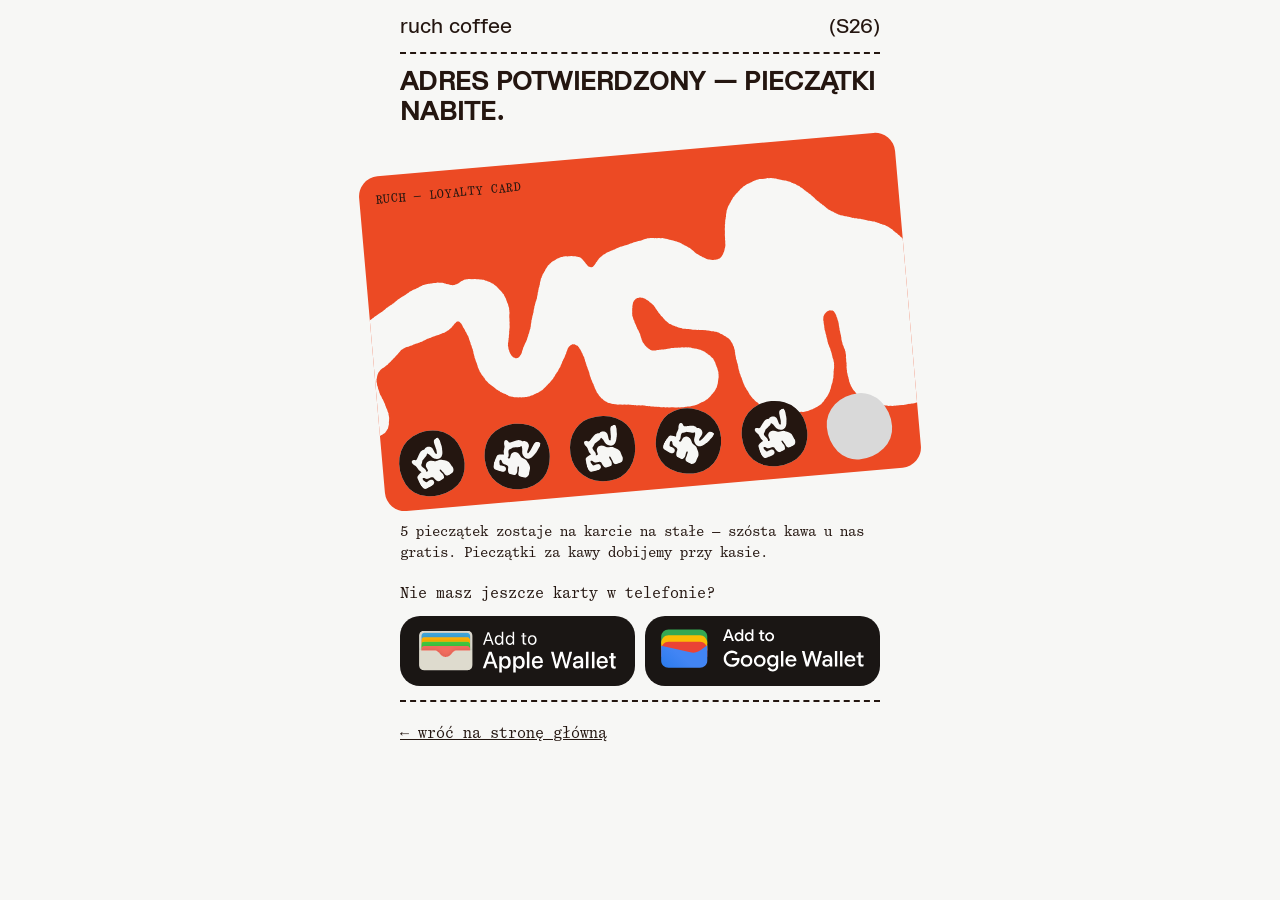
<file: potwierdzenie.html>
<!doctype html>
<html lang="pl">
<head>
  <meta charset="utf-8">
  <meta name="viewport" content="width=device-width, initial-scale=1">
  <title>Karta gotowa — dodaj do portfela · ruch</title>
  <meta name="description" content="Adres potwierdzony. Dodaj kartę lojalnościową ruch do Apple Wallet albo Google Wallet.">
  <meta name="robots" content="noindex"><!-- strona docelowa z maila, nie do indeksowania -->
  <link rel="icon" type="image/svg+xml" href="assets/favicon.svg">
  <link rel="preload" href="assets/fonts/CinaSans-Medium.woff2" as="font" type="font/woff2" crossorigin>
  <link rel="preload" href="assets/fonts/QuadrantTextMono-Regular.woff2" as="font" type="font/woff2" crossorigin>
  <link rel="stylesheet" href="style.css">
  <script src="app.js" defer></script>
</head>
<body>

  <svg style="display:none" aria-hidden="true"><symbol id="znak-ruch" viewBox="0 0 1080 413"><path fill="currentColor" d="M1080 317.8C1079.9 316.7 1079.8 314.6 1079.8 314.6H1079.9L1079.8 313.5L1079.9 311.2L1079.3 307.1L1079.6 305.6L1079.3 304.4L1079.8 300.5L1079.6 298.5L1079.7 296.6L1079.5 295.6L1079.8 292.8L1079.3 290.0V289.8H1079.4L1079.3 288.8L1079.4 286.4L1078.8 282.3L1079.1 280.9L1078.9 279.6L1079.3 275.8L1079.1 273.8L1079.2 271.9L1079.0 270.8L1079.3 268.0L1078.8 265.2V265.0H1078.9L1078.8 264.0L1078.9 261.7L1078.3 257.6L1078.6 256.1L1078.4 254.9C1078.5 253.6 1078.6 252.3 1078.8 251.0L1078.5 249.0L1078.6 247.1L1078.3 246.0L1078.6 243.2L1078.0 240.4V240.3H1078.1L1078.0 239.2L1077.9 236.8L1077.1 232.7L1077.3 231.2L1076.9 230.0C1076.9 228.7 1076.9 227.3 1076.9 226.0L1076.3 224.0C1076.3 223.3 1076.2 222.7 1076.2 222.1L1075.7 221.0C1075.6 220.1 1075.5 219.1 1075.4 218.1C1075.0 217.2 1074.6 216.4 1074.2 215.5L1073.8 214.2C1073.6 213.5 1073.4 212.7 1073.2 211.9C1072.5 210.6 1071.8 209.3 1071.1 208.2L1070.8 206.7L1070.1 205.6L1069.0 201.9L1068.0 200.1L1067.4 198.4L1066.7 197.5L1065.9 194.8L1064.3 192.4L1064.2 192.2L1064.3 192.2L1063.8 191.3L1062.8 189.1L1060.5 185.7L1060.1 184.2L1059.2 183.2C1058.8 182.0 1058.3 180.8 1057.8 179.5L1056.6 177.9L1055.7 176.1L1054.9 175.4L1053.7 172.7C1053.2 172.2 1052.8 171.9 1052.4 171.6L1051.3 170.6L1051.2 170.5L1051.3 170.4L1050.6 169.7L1049.1 167.8L1046.0 165.1L1045.3 163.8L1044.3 163.0L1042.0 159.8L1040.5 158.4L1039.3 156.9L1038.4 156.3L1036.8 154.0L1034.4 152.1L1033.6 151.4L1032.1 149.7L1028.8 147.1L1028.0 145.9L1026.9 145.2L1024.5 142.1L1022.9 140.8L1021.6 139.4L1020.7 138.9L1019.0 136.6L1016.6 135.1L1016.4 134.9L1016.5 134.8L1015.7 134.2L1014.0 132.5C1012.9 131.7 1011.9 130.9 1010.8 130.1L1010.0 128.9L1009.0 128.2L1006.7 125.1L1005.2 123.7L1004.1 122.3L1003.2 121.7L1001.6 119.3L999.3 117.6L999.2 117.4L998.5 116.7L997.0 114.9L993.7 112.3L992.9 111.0L991.8 110.3C991.0 109.2 990.1 108.2 989.2 107.2C988.7 106.8 988.1 106.4 987.5 106.0L986.1 104.6C985.8 104.5 985.5 104.3 985.1 104.2L983.0 102.1L980.2 100.7L979.2 100.2C978.5 99.7 977.9 99.2 977.2 98.8L973.2 97.4C972.8 97.1 972.4 96.8 972.0 96.5L970.7 96.2C969.6 95.5 968.4 94.8 967.3 94.2L965.3 93.6L963.6 92.7L962.5 92.5L960.0 91.2C959.0 91.1 958.1 90.9 957.1 90.7L956.9 90.7V90.6L956.0 90.3L953.7 89.5C952.4 89.2 951.0 89.0 949.6 88.8L948.3 88.1L947.0 87.9L943.4 86.4L941.4 86.0L939.7 85.4H938.6L936.0 84.2L933.1 83.9H933.0L933.0 83.8L932.0 83.6L929.7 82.9L925.7 82.4L924.3 81.6L923.1 81.5L919.5 80.0L917.6 79.6L915.8 79.0L914.8 78.9L912.3 77.7C911.3 77.5 910.4 77.4 909.5 77.3L909.3 77.2L909.4 77.1L908.4 76.8L906.2 76.0L902.3 75.1L901.0 74.3L899.8 74.0C898.8 73.4 897.5 72.6 896.7 72.1L895.0 71.3L893.5 70.2L892.5 69.9C891.8 69.3 891.1 68.8 890.4 68.2L887.9 67.0L887.8 66.9L887.9 66.8L887.0 66.3L885.2 64.9L881.7 62.7L880.8 61.6L879.8 61.0L877.2 58.1L875.7 56.9C875.3 56.4 874.8 56.0 874.4 55.5L873.5 55.0L871.8 52.8L869.5 51.2L869.4 51.0L869.5 50.9L868.7 50.3L867.1 48.6L863.9 46.0L863.1 44.7L862.1 44.0L859.8 40.9L858.2 39.5L857.1 38.1L856.1 37.5L854.5 35.2L852.1 33.5L852.0 33.4L852.1 33.3L851.3 32.7C850.7 32.1 850.2 31.5 849.7 30.9L846.3 28.5L845.4 27.2C845.1 27.0 844.7 26.8 844.3 26.5L841.7 23.6L840.0 22.4C839.6 21.9 839.1 21.5 838.6 21.1L837.6 20.6L835.6 18.5C834.7 18.1 833.8 17.6 832.9 17.3L832.8 17.2L832.9 17.1L831.9 16.6L830.0 15.1C828.7 14.5 827.4 13.9 826.1 13.4L824.9 12.4L823.6 12.0C822.6 11.3 821.5 10.4 820.3 9.8L818.3 9.2L816.6 8.3L815.4 8.1C814.6 7.5 813.7 7.2 812.8 6.8L809.9 6.4L809.7 6.4V6.3L808.7 6.0L808.1 5.9L807.8 5.8H807.8L806.8 5.3L802.6 4.4L801.3 3.6C800.9 3.6 800.4 3.5 800.0 3.5L796.3 2.0C795.6 1.9 794.9 1.7 794.2 1.7L792.4 1.2L791.2 1.2L788.5 0.3C787.5 0.3 786.5 0.4 785.5 0.5H785.3V0.3H784.3L781.9 0C780.4 0.1 779.0 0.3 777.6 0.4L776.1 0.1L774.8 0.3L770.8 0.1L768.7 0.5C768.1 0.5 767.4 0.6 766.8 0.6L765.7 1.1L762.8 1.1C761.9 1.5 761.0 1.9 760.1 2.3L759.9 2.4V2.3L758.8 2.6L756.5 3.1C755.2 3.7 753.9 4.4 752.6 5.1L751.1 5.2C750.7 5.5 750.3 5.7 750.0 6.0L746.2 7.2C745.5 7.5 744.9 7.8 744.3 8.2L742.6 9.0L741.7 9.8L739.0 10.9L736.9 13.0L736.7 13.1L736.7 13.0L735.8 13.6L733.8 14.9L730.9 18.0L729.5 18.7C729.2 19.1 728.9 19.4 728.7 19.8L725.5 22.2L724.1 23.7L722.7 25.0L722.1 26.1L719.9 27.9C719.4 28.7 719.0 29.6 718.5 30.5L718.4 30.6L718.3 30.5L717.7 31.4L716.2 33.2L714.1 36.9C713.7 37.2 713.4 37.6 713.0 38.0L712.5 39.2C711.6 40.3 710.8 41.4 710.0 42.5C709.7 43.1 709.5 43.8 709.3 44.5C708.9 45.0 708.6 45.6 708.3 46.2L708.1 47.3C707.6 48.2 707.1 49.0 706.7 49.9C706.6 50.8 706.3 51.8 706.2 52.8L706.2 53.0L706.1 52.9L705.8 54.0C705.6 54.7 705.3 55.5 705.1 56.3C704.9 57.7 704.7 59.1 704.6 60.5L703.9 61.8V63.1C703.5 64.4 703.1 65.6 702.7 66.9L702.5 68.9L702.1 70.8L702.2 71.9L701.3 74.5L701.4 77.4V77.6L701.2 77.6L701.2 78.6L700.7 80.9L700.6 82.9V83.9C700.6 84.7 700.6 84.9 700.7 85.2L700.3 86.7L700.4 88.0L699.8 91.8L699.9 93.8L699.7 95.7L699.9 96.8L699.4 99.5L699.7 102.2V102.4H699.6V103.4L699.3 105.7C699.3 107.0 699.4 108.4 699.3 109.7L698.8 111.0V112.2C698.3 113.4 697.9 114.5 697.4 115.7L697.0 117.5C696.8 118.0 696.6 118.6 696.3 119.1L696.1 120.1C695.7 120.8 695.2 121.6 694.7 122.2C694.4 123.0 694.2 123.9 693.8 124.6L693.7 124.8L693.6 124.7L693.1 125.5C692.7 126.0 692.3 126.6 691.8 127.1C691.0 128.0 690.4 129.1 689.4 130.0L688.2 130.5C688.0 130.8 687.7 131.1 687.4 131.3L685.7 132.0C685.5 132.0 685.1 132.2 685.0 132.2C684.9 132.3 684.8 132.2 684.5 132.3L682.8 132.8C682.2 132.9 681.6 132.9 681.1 132.9L680.2 133.2C679.3 133.1 678.5 132.9 677.7 132.8C676.9 133.0 676.0 133.0 675.1 133.0L671.9 132.3C670.6 132.1 669.3 132.0 668.1 131.7L666.9 130.9L665.7 130.7C664.6 130.0 663.6 129.4 662.6 128.7L660.8 127.9C660.3 127.6 659.8 127.2 659.3 126.9L658.3 126.6C657.6 126.0 656.9 125.4 656.2 124.8C655.4 124.5 654.6 124.1 653.7 123.7L653.6 123.6L653.7 123.5L652.8 123.0C652.2 122.5 651.6 122.0 651.1 121.5C649.9 120.9 648.8 120.1 647.7 119.4C647.4 119.0 647.1 118.6 646.8 118.2L645.7 117.6C644.9 116.6 644.2 115.6 643.4 114.6L641.8 113.3L640.5 111.9L639.5 111.3L637.7 109.1C636.8 108.6 636.0 108.1 635.1 107.6L634.9 107.5L635.0 107.4L634.1 106.9L632.3 105.3C631.0 104.6 629.8 104.0 628.5 103.4L627.4 102.3C627.0 102.1 626.7 101.9 626.2 101.8L623.1 99.4C622.5 99.0 621.8 98.7 621.2 98.5L619.6 97.5L618.5 97.2C617.7 96.6 616.9 96.1 616.1 95.6L613.2 94.9L613.1 94.8L613.1 94.7L612.1 94.3L609.9 93.4C608.6 93.0 607.2 92.6 605.8 92.4L604.5 91.6L603.2 91.4C602.0 90.8 600.8 90.3 599.6 89.8L597.6 89.4C597.0 89.2 596.3 89.0 595.7 88.8H594.6L591.9 87.7H589.0L588.8 87.7V87.6L587.8 87.5C587.0 87.3 586.2 87.1 585.4 87.0H581.2C580.7 86.8 580.2 86.6 579.8 86.5L578.4 86.6C577.1 86.4 575.9 86.1 574.5 85.9L572.5 86.0L570.5 85.8C570.2 85.8 569.8 86.0 569.4 86.0L566.6 85.7C566.0 85.8 565.8 85.9 565.0 86.0C564.8 86.0 564.6 86.1 564.4 86.2L564.0 86.3L563.4 86.5H563.2L563.2 86.5L562.2 86.8L559.9 87.1L556.0 88.5L554.5 88.5L553.3 89.0L549.4 89.2L547.5 89.8L545.6 90.0L544.6 90.5L541.8 90.6L539.2 91.7H539.0L539.0 91.6L538.0 91.9L535.7 92.3L531.8 93.7H530.2L529.1 94.2L525.2 94.6L523.2 95.2L521.4 95.5L520.4 96.0L517.6 96.3L514.9 97.5L514.8 97.6V97.5L513.8 97.8L511.5 98.4C510.2 98.9 508.9 99.5 507.6 100.1L506.2 100.2L505.0 100.8L501.1 101.6L499.3 102.5L497.4 103.0L496.5 103.6C495.6 103.8 494.7 104.1 493.7 104.3L491.3 105.8L491.1 105.9L491.1 105.8L490.1 106.3L488.0 107.2C487.3 107.5 486.8 107.8 486.1 108.3C485.5 108.8 484.8 109.2 484.2 109.7L482.7 110.4C482.3 110.7 482.1 111.1 481.8 111.5C480.6 112.3 479.5 113.2 478.5 114.0L477.3 115.8L475.9 117.1L475.4 118.1L473.4 119.9C472.9 120.7 472.5 121.6 472.0 122.3L471.9 122.4L471.8 122.3L471.2 123.1C470.7 123.6 470.1 124.0 469.6 124.5C468.8 125.3 467.9 126.1 467.0 126.8C466.6 126.9 466.2 126.8 465.8 126.8C465.6 126.9 465.3 127.2 465.0 127.3C464.5 127.2 464.0 127.2 463.6 127.1C463.1 126.9 462.7 126.7 462.2 126.6C461.7 126.5 461.2 126.3 460.7 126.2C460.4 126.0 460.4 126.0 460.4 125.9C460.4 125.9 460.1 125.6 460.0 125.5C459.7 125.4 459.4 125.2 459.2 125.1C458.7 124.4 458.4 123.7 458.0 123.0C457.4 122.4 456.8 121.7 456.2 121.0L456.1 120.9L456.2 120.8L455.6 120.0L454.6 117.9C453.7 116.8 452.9 115.7 451.9 114.6C451.7 114.1 451.5 113.6 451.2 113.1C450.8 112.8 450.5 112.4 450.1 112.1C449.3 111.0 448.3 109.8 447.0 108.8C446.3 108.3 445.5 108.1 444.7 107.8C444.0 107.4 443.3 107.2 442.6 107.0C442.2 106.9 441.9 106.9 441.5 106.9L438.8 105.9C437.9 105.8 436.9 105.8 435.9 105.8H435.7L435.7 105.6L434.7 105.5L432.3 105.0L428.0 105.1C427.5 104.9 427.0 104.8 426.5 104.7L425.2 104.9C423.9 104.7 422.5 104.5 421.2 104.4L419.1 104.7C418.4 104.6 417.7 104.7 417.1 104.7L416.0 105.1C415.0 105.1 414.0 105.1 413.0 105.2L410.2 106.3L410.0 106.4L410.0 106.3C409.6 106.4 409.3 106.6 409.0 106.7L406.6 107.4C405.3 108.0 404.1 108.8 402.8 109.6C402.3 109.7 401.8 109.8 401.3 110.0L400.2 110.8C398.9 111.3 397.7 111.9 396.5 112.6L394.9 114.0C394.3 114.3 393.8 114.7 393.3 115.1L392.6 116.0C391.7 116.6 390.9 117.1 390.1 117.7L388.4 120.2L388.3 120.3L388.2 120.3C388.0 120.5 387.8 120.9 387.6 121.2L386.0 123.0C385.2 124.2 384.5 125.4 383.9 126.7L382.7 127.8C382.6 128.2 382.4 128.6 382.2 129.0L379.8 132.1C379.5 132.8 379.2 133.4 378.9 134.0C378.5 134.6 378.2 135.1 377.8 135.7L377.6 136.8C377.0 137.6 376.5 138.4 376.0 139.2C375.7 140.1 375.5 141.1 375.3 142.1L375.2 142.3L375.1 142.2L374.8 143.2L373.9 145.4C373.6 146.8 373.3 148.2 373.1 149.6L372.3 150.9L372.2 152.1L370.6 155.7L370.2 157.7L369.5 159.5L369.5 160.6L368.3 163.1L368.0 165.9L367.9 166.1L367.8 166.0L367.6 167.0L366.8 169.2C366.5 170.5 366.3 171.8 366.0 173.1L365.1 174.4L364.9 175.6L363.1 179.1L362.6 181.1L361.8 182.8L361.7 183.9L360.4 186.4L360.0 189.2L359.9 189.4L359.8 189.4L359.5 190.4L358.7 192.6L358.0 196.7L357.2 198.0L357.1 199.2L355.5 202.8L355.1 204.8L354.4 206.5L354.4 207.6L353.2 210.2L352.9 213.0L352.8 213.2H352.7L352.5 214.2L351.8 216.4L351.2 220.5L350.5 221.8L350.4 223.1C349.9 224.3 349.4 225.4 348.8 226.5C348.7 227.1 348.5 227.8 348.3 228.4L347.6 230.0L347.4 231.1C347.0 231.9 346.5 232.6 346.0 233.4L345.3 236.1L345.2 236.3L345.1 236.2L344.8 237.2L343.7 239.2L342.4 243.1L341.4 244.2L341.0 245.4L338.8 248.6L338.0 250.4L337.0 252.0L336.8 253.1L335.1 255.4L334.2 258.1L334.2 258.3L334.1 258.3L333.7 259.2L333.1 260.3C333.0 260.4 332.9 260.6 332.8 261.0L332.5 261.5C332.2 262.7 331.9 264.0 331.4 265.2C331.1 265.6 330.8 265.9 330.5 266.2L330.1 267.3C329.3 268.2 328.5 269.1 327.6 269.8C327.3 270.3 326.9 270.6 326.5 271.0C326.1 271.4 325.7 271.6 325.3 271.8C325.1 272.0 324.9 272.3 324.7 272.4L323.7 272.7H322.7C322.5 272.9 322.2 272.8 321.9 273.0C321.6 273.1 321.3 273.1 320.9 273.1H320.8L320.8 273.0C320.6 272.9 320.3 273.0 320.1 272.9C319.6 272.6 319.0 272.5 318.6 272.0C317.5 271.6 316.5 271.0 315.5 270.3L314.9 269.0L314.0 268.3L313.1 266.7L312.7 265.9L312.6 265.8V265.7L312.5 265.3L311.6 263.7C311.4 263.2 311.3 262.6 311.1 262.1L310.6 261.3C310.4 260.4 310.4 259.6 310.4 258.7C310.0 257.9 309.7 257.1 309.5 256.3V256.1L309.6 256.1L309.4 255.2C309.3 254.4 309.4 253.7 309.4 253.0C309.2 251.7 309.0 250.4 308.9 249.1C309.1 248.6 309.2 248.2 309.4 247.7L309.3 246.5C309.6 245.3 309.9 244.1 310.3 242.9C310.4 242.2 310.4 241.6 310.5 240.9L311.0 239.2L310.9 238.1L311.9 235.5L312.0 232.6L312.1 232.5H312.2L312.3 231.5L312.9 229.2L313.2 225.0C313.4 224.5 313.6 224.1 313.8 223.6V222.3C314.1 221.0 314.4 219.7 314.7 218.4C314.8 217.7 314.7 217.0 314.7 216.3L315.0 214.4L314.8 213.3L315.4 210.6L315.2 207.8V207.7H315.3V206.6L315.6 204.3L315.5 200.3L315.9 198.9L315.8 197.5C316.1 196.2 316.5 194.9 316.7 193.6L316.5 191.5L316.7 189.5C316.6 189.2 316.5 188.8 316.4 188.4L316.6 185.5C316.4 184.6 316.2 183.6 315.8 182.6V182.5L315.9 182.4L315.7 181.4L315.4 179.0C315.0 177.6 314.4 176.3 313.9 175.0L313.8 173.4L313.3 172.2L312.4 168.3C312.1 167.6 311.9 167.0 311.5 166.4L310.9 164.5L310.2 163.6C309.9 162.7 309.7 161.7 309.3 160.8L307.5 158.5L307.4 158.3L307.5 158.3L306.9 157.4C306.6 156.7 306.1 156.0 305.7 155.3C304.7 154.2 303.8 153.1 302.8 152.1L302.1 150.7L301.1 149.8C300.4 148.7 299.7 147.6 298.8 146.5L297.2 145.1C296.8 144.6 296.4 144.1 295.9 143.6L294.9 143.1L292.9 140.9C292.1 140.4 291.1 139.9 290.2 139.6L290.0 139.5L290.1 139.4L289.2 138.8L287.2 137.4L283.1 135.9C282.7 135.5 282.3 135.2 281.9 134.9L280.5 134.6L276.9 132.7L274.7 132.4L272.8 131.8H271.7C270.7 131.4 269.9 131.2 269.0 130.9H266.1H265.9V130.8L264.9 130.7L262.6 130.2C261.2 130.2 259.8 130.2 258.4 130.2L257.0 129.7L255.6 129.8C254.3 129.5 253.0 129.3 251.6 129.1C250.9 129.1 250.2 129.2 249.5 129.3C248.8 129.2 248.2 129.2 247.5 129.2L246.4 129.6C245.3 129.6 244.3 129.6 243.3 129.7C242.3 130.0 241.3 130.5 240.4 130.9L240.2 131L240.2 130.9L239.1 131.4C238.3 131.6 237.5 131.9 236.8 132.3C235.5 133.1 234.4 133.9 233.3 134.7L231.9 135.0L230.9 135.8C229.7 136.1 228.6 136.4 227.5 136.6C227.0 136.8 226.4 137.0 225.9 137.1C225.4 137.2 224.9 137.2 224.4 137.1C224.1 137.2 223.8 137.3 223.5 137.4C222.8 137.2 222.0 136.9 221.3 136.7C220.5 136.7 219.6 136.6 218.7 136.5L218.6 136.4V136.3L217.7 136.1L215.6 135.2L211.7 134.1L210.4 133.2L209.1 133.0C207.8 132.4 206.6 131.8 205.1 131.3C204.4 131.2 203.6 131.2 202.9 131.2L201.0 130.9L199.8 131.0L197.0 130.4L194.1 130.8L192.9 130.8L190.5 130.7C189.1 130.9 187.7 131.1 186.3 131.3L184.8 131.1L183.6 131.4C182.2 131.3 180.9 131.3 179.6 131.3L177.5 131.7L175.6 131.9L174.5 132.3C174.0 132.3 173.7 132.3 172.9 132.4L171.5 132.6L168.9 133.9L168.7 134.0L168.6 133.9L167.7 134.2L165.4 134.9C164.1 135.6 162.9 136.1 161.6 136.8L160.1 137.0L159.0 137.7C157.7 138.0 156.5 138.4 155.2 138.7L153.4 139.7L151.6 140.3L150.7 141.0L148.0 141.8C147.2 142.4 146.4 142.9 145.6 143.5L145.5 143.6L145.4 143.5L144.5 144.0L142.4 145.0C141.2 145.8 140.1 146.6 138.9 147.4L137.5 147.8L136.5 148.6L132.9 150.0L131.2 151.2L129.5 152.0L128.7 152.7L126.0 153.8L123.8 155.6L123.7 155.7L123.6 155.6L122.8 156.2L120.7 157.4L117.5 160.0L116.1 160.4L115.1 161.3L111.6 162.9L109.9 164.0L108.3 164.9L107.5 165.7L104.9 166.7L102.8 168.6L102.6 168.7L102.5 168.6L101.7 169.2L99.7 170.3L96.4 172.8L95.0 173.2L94.0 174.1L90.4 175.7L88.7 176.8L87.1 177.7L86.3 178.5L83.7 179.5L81.6 181.3L81.5 181.4L81.4 181.3L80.6 181.9C79.9 182.2 79.2 182.5 78.5 182.8C77.5 183.5 76.3 184.2 75.2 184.8C74.7 184.9 74.3 185.0 73.8 185.0L72.8 185.6C71.6 185.7 70.4 185.8 69.2 185.9C68.7 186.0 68.1 186.1 67.5 186.2C66.9 186.3 66.3 186.2 65.7 186.1C65.4 186.2 65.1 186.3 64.8 186.4C64.0 186.2 63.2 186.1 62.4 185.8C61.6 185.8 60.8 185.9 60.0 185.7L59.9 185.7L59.1 185.3C58.4 185.1 57.9 184.7 57.3 184.4C56.7 184.2 56.1 183.9 55.6 183.6C55.0 183.4 54.4 183.1 53.9 182.8L53.0 181.6C52.7 181.5 52.3 181.3 52.0 181.1C51.1 180.1 50.4 179.1 49.6 178.2L48.0 176.9L46.8 175.5L45.8 174.9C45.2 174.1 44.6 173.4 44.0 172.7C43.1 172.1 42.2 171.6 41.4 171.1L41.2 171.0L41.3 170.9L40.3 170.3C39.7 169.8 39.0 169.3 38.3 168.8C36.9 168.2 35.4 167.7 34.0 167.3C33.5 167.0 33.0 166.7 32.6 166.5L31.2 166.3C29.9 165.9 28.7 165.4 27.3 165.0C26.6 165.0 25.8 164.9 25.1 164.9L23.1 164.5L21.9 164.8C20.9 164.6 19.9 164.5 18.8 164.5C17.8 164.7 16.8 165.1 15.8 165.5L15.6 165.5V165.4L14.5 165.8C13.6 166.0 12.7 166.3 11.9 166.7C10.5 167.5 9.2 168.5 8.2 169.7C7.7 169.9 7.2 170.2 6.7 170.5C6.5 170.9 6.2 171.3 5.9 171.8C4.9 172.8 3.9 173.9 3.1 175.2C2.8 175.9 2.6 176.6 2.3 177.3C2.0 177.9 1.8 178.6 1.5 179.2C1.4 179.6 1.4 180.0 1.4 180.4C1.0 181.3 0.6 182.3 0.3 183.2C0.3 184.3 0.3 185.3 0.4 186.3V186.5H0.2V187.6L0 190.0C0.1 191.5 0.3 192.9 0.6 194.3L0.3 195.8L0.7 197.1C0.6 198.4 0.7 199.8 0.7 201.1L1.2 203.2L1.4 205.1L1.9 206.1C1.9 207.1 2.0 208.0 2.1 209.0L2.7 210.3L3.0 211.0L3.1 211.3L3.2 211.3C3.2 211.3 3.2 211.3 3.2 211.3C3.2 211.3 3.2 211.3 3.2 211.3V211.5L3.1 211.5L3.4 212.6C3.5 213.4 3.6 214.2 3.7 215.0C4.2 216.4 4.7 217.7 5.3 219.1L5.4 220.6L6.1 221.7C6.3 223.0 6.6 224.4 6.9 225.6L7.8 227.5L8.4 229.3L9.1 230.2L9.8 232.9L11.3 235.3L11.4 235.5L11.2 235.5L11.7 236.4L12.5 238.6C13.2 239.8 13.8 241.0 14.4 242.1L14.5 243.6L15.1 244.7C15.3 245.9 15.5 247.1 15.6 248.4C15.8 249.0 16.0 249.6 16.2 250.2C16.2 250.8 16.3 251.3 16.3 251.9L16.7 252.9L16.6 255.7L17.4 258.3V258.5H17.3L17.5 259.5C17.5 260.3 17.5 261.0 17.5 261.8C17.7 263.1 18.0 264.5 18.2 265.8L17.9 267.2L18.1 268.5C18.0 269.7 17.8 271.0 17.7 272.3L17.8 274.3L17.6 276.1L17.9 277.2L17.4 279.9L17.8 282.8V282.9H17.7L17.8 284.0L17.6 286.3L18.1 290.4L17.7 291.9L17.9 293.1L17.5 297.1L17.7 299.1L17.6 301.0L17.9 302.1C17.8 303.0 17.7 304.0 17.7 304.9C17.9 305.9 18.1 306.8 18.4 307.8V307.9H18.3L18.5 309.0L18.6 311.4C19.0 312.7 19.4 314.1 19.8 315.4C19.8 315.9 19.8 316.5 19.8 317.0L20.3 318.2C20.4 319.5 20.5 320.9 20.8 322.2L21.5 324.1L21.9 326.0L22.1 326.3C22.2 326.7 22.2 326.6 22.3 326.7L22.6 327.1C22.8 328.0 23.0 328.8 23.1 329.7C23.6 330.5 24.1 331.3 24.5 332.1L24.5 332.3L24.4 332.3L24.8 333.3C25.0 334.0 25.1 334.7 25.3 335.5C25.8 336.7 26.3 338.0 26.8 339.2V340.7L27.3 341.9L27.6 345.8L28.3 347.7L28.6 349.6L29.1 350.6C29.2 351.5 29.3 352.5 29.4 353.4C29.8 354.3 30.6 356.3 30.6 356.3L31.1 357.3C31.3 358.0 31.5 358.8 31.8 359.6C32.5 360.9 33.2 362.1 34.0 363.3C34.1 363.8 34.2 364.3 34.4 364.9L35.2 365.9C35.7 367.2 36.3 368.4 37.0 369.6L38.4 371.3C38.8 371.9 39.2 372.4 39.6 372.9L40.5 373.6C41.1 374.4 41.6 375.2 42.3 376.0L44.8 377.6L45.0 377.8L44.9 377.9C45.2 378.1 45.5 378.3 45.8 378.5L47.7 380.0C49.0 380.8 50.4 381.3 51.7 381.9C52.1 382.2 52.5 382.6 52.9 382.9L54.2 383.3C55.4 384.0 56.5 384.7 57.8 385.3L59.9 385.9C60.6 386.1 61.2 386.3 61.9 386.5H63.1C64.0 386.9 65.0 387.0 66.0 387.2C67.1 387.2 68.1 387.1 69.1 386.9H69.3L70.5 386.8C71.4 386.9 72.2 386.8 73.1 386.6C74.6 386.1 76.0 385.7 77.3 384.8L79.0 384.5C79.4 384.3 79.7 383.9 80.1 383.6C81.4 383.0 82.8 382.4 83.9 381.5L85.5 379.8C86.0 379.3 86.4 378.7 86.9 378.2L87.4 377.1C87.7 376.7 88.1 376.3 88.5 375.9L89.4 374.7L90.3 371.7L90.4 371.5L90.7 370.5L91.6 368.1C92.0 366.6 91.8 365.2 91.9 363.7L92.5 362.2L92.5 360.9L93.1 356.8C93.0 356.1 93.0 355.4 92.9 354.7V352.7L92.5 351.6C92.5 350.7 92.6 349.7 92.6 348.7L91.5 345.9L91.5 345.7L91.3 344.7C91.2 343.9 91.1 343.1 90.9 342.3L89.3 338.4C89.3 337.9 89.2 337.4 89.2 336.9L88.5 335.7L87.8 331.8L87.0 330.0L86.5 328.2L85.9 327.2L85.3 324.5L83.8 322.0L83.8 321.8L83.5 320.9L82.8 318.7C82.2 317.5 81.5 316.2 80.9 315.0L80.8 313.5L80.2 312.4C80.0 311.2 79.8 309.9 79.7 308.7L79.0 306.8L78.7 305.1L78.3 304.1L78.2 301.4C77.9 300.6 77.5 299.7 77.3 298.9V298.7L77.3 297.7L77.2 295.5C76.8 294.2 76.9 292.9 76.7 291.6L77.1 290.3C77.0 289.9 76.9 289.5 76.9 289.1L78.1 285.7C78.2 285.0 78.1 284.4 78.4 283.8L79.1 282.2L79.2 281.2L79.8 280.0C80.0 279.7 80.2 279.2 80.3 279.2C80.5 278.5 80.9 277.7 81.2 276.9L82.0 276.2C82.4 275.7 83.0 275.2 83.5 274.7C84.3 273.8 85.2 272.8 86.1 271.9L87.4 271.3L88.3 270.5L91.7 268.8L93.4 267.6L95.0 266.7L95.8 265.9C96.7 265.5 97.5 265.0 98.4 264.6C99.1 263.9 99.8 263.2 100.5 262.4L100.6 262.3C100.6 262.3 100.9 262.2 100.9 262.2L101.3 261.8C102.0 261.4 102.7 261.0 103.4 260.5C104.4 259.4 105.3 258.4 106.3 257.4L107.7 256.7L108.5 255.6L111.7 253.3L113.0 251.8L114.5 250.7L115.1 249.8L117.4 248.2L119.1 246.0L119.2 245.9L119.3 246.0L120.0 245.3C120.6 244.8 121.2 244.3 121.8 243.9C122.7 242.9 123.6 242.0 124.6 241.1L126.0 240.6L126.8 239.8C128.0 239.3 129.1 238.8 130.2 238.5C130.8 238.2 131.3 237.9 131.9 237.6L132.7 237.4C132.9 237.3 133.2 237.3 133.3 237.3C133.2 237.2 133.5 237.1 133.6 237.1L134.1 236.9L137.0 236.7L139.7 235.7L140.9 235.4L143.2 235.0L147.1 233.5L148.6 233.4L149.8 232.9L153.7 232.3L155.6 231.6L157.4 231.2L158.4 230.6L161.2 230.2L163.7 228.8L163.9 228.8V228.9L164.9 228.5L167.1 227.8L170.9 226.0L172.4 225.9L173.5 225.3L177.3 224.5L179.1 223.7L181.0 223.2L181.9 222.7L183.2 222.4C183.2 222.4 183.3 222.5 183.3 222.5L184.2 222.5C185.1 222.2 186.0 221.9 187.0 221.6L187.1 221.5V221.7L188.2 221.4L190.6 221.0C191.9 220.5 193.3 220.1 194.6 219.5L196.1 219.4L197.3 218.8C198.6 218.5 199.9 218.2 201.2 217.9L203.1 216.9C203.7 216.7 204.3 216.5 205.0 216.2L205.9 215.5L208.6 214.5C209.4 213.8 210.2 213.2 210.9 212.5L211.0 212.4H211.1L211.1 212.5L212.0 211.8C212.7 211.3 213.4 210.9 214.0 210.4C215.1 209.3 216.0 208.2 216.9 207.1L218.2 206.3C218.5 205.9 218.8 205.5 219.0 205.2L220.5 203.8C221 203.3 221.4 203.1 221.8 202.7C222.2 202.3 222.6 201.9 223.0 201.5C223.4 201.3 223.8 201.1 224.2 201.0C224.4 200.7 224.5 200.6 224.7 200.5C225.3 200.4 225.8 200.6 226.2 200.8C226.7 200.7 227.2 200.7 227.9 200.9L228.0 201.0L228.5 201.5C229.0 201.9 229.4 202.4 229.8 202.9C230.6 203.7 231.4 204.6 232.2 205.7L232.5 207.1L233.3 208.1L234.5 211.7L235.5 213.4L236.2 215.1L236.9 216.0C237.1 216.9 237.3 217.8 237.5 218.7L239.0 221.0L239.1 221.2L239.0 221.2L239.4 222.2L240.1 224.3C240.8 225.5 241.4 226.7 241.9 227.9L242.0 229.4L242.6 230.5L243.2 234.3C243.5 234.9 243.7 235.5 243.9 236.1L244.2 238.0L244.7 238.9L244.9 241.7C245.3 242.5 245.7 243.4 246.0 244.3V244.4L245.9 244.5L246.2 245.5L246.5 247.7L247.8 251.6L247.7 253.1L248.2 254.3L248.4 258.2L248.9 260.1L249.1 262.0L249.5 263.0L249.6 265.8L250.6 268.5V268.7L250.5 268.7L250.8 269.7L251.2 272.1L252.6 276.0L252.6 277.5L253.2 278.7L253.8 282.7C254.0 283.3 254.2 283.9 254.5 284.6L255.0 286.4L255.7 287.4L256.3 290.2C256.8 291.1 257.2 291.9 257.8 292.7L257.9 292.9L257.8 292.9L258.3 293.8L259.3 296.0C260.2 297.2 260.9 298.4 261.7 299.6L262.3 301.0L263.2 301.9L265.0 305.6C265.4 306.1 265.8 306.7 266.3 307.2L267.4 308.8L268.3 309.5L269.8 311.9L272.1 313.8L272.2 313.9L272.1 314.0C272.4 314.2 272.6 314.5 272.9 314.7L274.6 316.4L278.0 318.9L278.9 320.2L280.0 320.9C280.8 321.9 281.8 322.8 282.7 323.8L284.5 324.9L285.9 326.1L286.9 326.6L288.9 328.6C289.8 329.1 290.6 329.6 291.5 329.9L291.7 330.0L291.6 330.1L292.6 330.6L294.5 331.9L298.3 333.7L299.4 334.7L300.6 335.2L302.1 336.5L302.7 336.9C302.9 337.0 303.2 337.1 303.4 337.2L304.3 337.6L306.3 338.1L308.1 338.8H309.3L311.9 340.0C312.9 340.1 313.9 340.0 314.9 340.1L315.1 340.1V340.2L316.1 340.3C316.9 340.5 317.7 340.7 318.5 340.8C320.0 340.8 321.4 340.8 322.8 340.8L324.3 341.2L325.6 341.0C326.9 341.3 328.3 341.4 329.6 341.5C330.3 341.4 331.0 341.4 331.7 341.3H333.7L334.8 340.9C335.8 341.0 336.7 340.9 337.7 340.9C338.6 340.6 339.6 340.3 340.5 339.9L340.7 339.8V340.0L341.7 339.6L344.2 339.2L348.0 337.4L349.6 337.1L350.7 336.4C352.0 336.2 353.3 335.7 354.6 335.3C355.2 334.9 355.8 334.6 356.4 334.2L358.2 333.4L359.0 332.7C359.9 332.3 360.8 331.9 361.7 331.5C362.4 330.9 363.2 330.2 363.9 329.5L364.0 329.4H364.0L364.1 329.5L364.9 328.8C365.6 328.4 366.3 328.0 366.9 327.5C367.9 326.5 369.0 325.5 369.9 324.4L371.3 323.8L372.1 322.7C373.2 322.0 374.2 321.2 375.3 320.4C375.8 319.9 376.3 319.4 376.7 318.8L378.1 317.6L378.7 316.6C379.5 316.0 380.2 315.4 381.0 314.8C381.5 314.0 382.0 313.2 382.5 312.4L382.6 312.2L382.7 312.3L383.3 311.4L384.9 309.6L387.1 306.1L388.2 305.1L388.8 303.9C389.7 303.0 390.6 302.0 391.5 301.0L392.5 299.2L393.7 297.7L394.1 296.7L396.0 294.6L397.1 291.9L397.2 291.7L397.3 291.8L397.7 290.9L399.0 288.9L400.6 285.0L401.7 283.9L402.1 282.7L404.4 279.5L405.2 277.6L406.1 276.0L406.4 274.9L408.0 272.6L408.8 269.9L408.9 269.7L409.0 269.8L409.4 268.8C409.8 268.1 410.1 267.4 410.5 266.8C410.9 265.6 411.4 264.4 412.0 263.3C412.4 263.0 412.7 262.6 413.1 262.4L413.6 261.4C414.4 260.6 415.4 259.9 416.3 259.4C416.7 259.0 417.1 258.6 417.5 258.4C418.0 258.1 418.4 258.0 418.9 257.9L419.5 257.4C420.2 257.4 420.9 257.4 421.5 257.6C422.2 257.5 422.9 257.4 423.6 257.5H423.8L423.7 257.7C424.0 257.7 424.2 257.8 424.5 257.9C425.0 258.2 425.6 258.5 426.1 258.9C427.1 259.4 428.1 260.0 429.1 260.8C429.4 261.2 429.6 261.6 429.8 262.0C430.1 262.3 430.4 262.5 430.7 262.8C431.2 263.8 431.7 264.9 432.2 266.0C432.6 266.5 432.9 267.0 433.3 267.5C433.5 268.1 433.7 268.6 433.9 269.1L434.5 270.0C434.7 270.8 434.9 271.7 435.0 272.5C435.5 273.3 435.9 274.1 436.3 274.9L436.3 275.1H436.2L436.5 276.0L437.1 278.4C437.7 279.7 438.3 280.9 438.8 282.1L438.8 283.6L439.4 284.8C439.5 286.0 439.7 287.3 439.8 288.6L440.5 290.5L440.8 292.3L441.2 293.3L441.5 296.1L442.5 298.7L442.6 298.9H442.5L442.8 299.9L443.2 302.2L444.6 306.1V307.5L445.1 308.7L445.5 312.6L446.1 314.5L446.4 316.4L446.9 317.4L447.2 320.2L448.4 322.8L448.4 323.0L448.7 324.0L449.2 326.3C449.7 327.6 450.3 328.9 450.9 330.1L451.0 331.6L451.7 332.8L452.5 336.6C452.8 337.3 453.0 337.9 453.3 338.5L453.9 340.3L454.6 341.3C454.8 342.2 455.0 343.1 455.3 344.0L457.0 346.5L457.0 346.6L456.9 346.7C457.1 347.0 457.3 347.3 457.5 347.6L458.5 349.8L459.9 351.7L461.4 353.3C461.6 353.8 461.9 354.2 462.2 354.7C462.5 355.0 462.9 355.3 463.2 355.5C464.1 356.6 465.0 357.7 465.9 358.7C466.5 359.2 467.1 359.6 467.7 360.0C468.2 360.4 468.7 360.8 469.3 361.2L470.4 361.6C471.1 362.3 471.9 362.9 472.8 363.5C473.7 363.8 474.7 364.1 475.7 364.3L475.9 364.4L475.8 364.5L476.9 364.9C477.6 365.2 478.4 365.5 479.1 365.8C480.6 366.1 482.0 366.4 483.4 366.5C483.9 366.8 484.4 367.0 484.8 367.2H486.2C487.5 367.7 488.8 368.1 490.1 368.4C490.8 368.4 491.5 368.4 492.2 368.4L493.2 368.5L493.7 368.6H493.9C493.9 368.6 494.7 368.6 495.0 368.5L497.7 369.3L500.6 369.1L501.8 369.3L504.1 369.7H508.2L509.6 370.3L510.9 370.2L514.6 371.2L516.6 371.4L518.4 371.8L519.5 371.7L522.2 372.5L525.1 372.4H525.2L525.2 372.6L526.2 372.6L528.5 373.1L532.6 373.2L534.0 373.8H535.3L539.0 375.0L540.9 375.2L542.7 375.7L543.8 375.6L546.5 376.6L549.3 376.7H549.5V376.9L550.5 377.0L552.7 377.6C553.1 377.7 553.3 377.7 553.8 377.7C554.2 377.8 554.4 377.8 554.5 377.8H557.1L558.5 378.2L559.8 378.2L563.5 379.2L565.5 379.3L567.4 379.7L568.5 379.5L571.2 380.3L574.0 380.2H574.2L574.2 380.3L575.2 380.4L577.5 380.8L581.7 380.7L583.1 381.2L584.4 381.1L588.2 382.0H590.3L592.1 382.3L593.3 382.1L596.0 382.7L598.9 382.3H599.1V382.4L600.1 382.4L602.5 382.5C603.9 382.4 605.3 382.2 606.7 382.0L608.2 382.3L609.4 382.1L613.4 382.4L615.5 382.0C616.1 382.0 616.8 382.1 617.4 382.0L618.5 381.6L621.4 381.5L624.2 380.5L624.4 380.4V380.6C624.7 380.5 625.1 380.3 625.4 380.2L627.8 379.6C629.1 379.1 630.4 378.6 631.7 377.9L633.2 377.7L634.3 377.0C635.6 376.7 637.0 376.4 638.2 376.0L640.0 374.9L641.8 374.1L642.7 373.3C643.7 373.0 644.5 372.6 645.4 372.2L647.6 370.1L647.7 370.0L647.8 370.1L648.7 369.4C649.4 369 649.9 368.4 650.6 367.9L653.5 364.7C653.9 364.4 654.3 364.1 654.8 363.8L655.5 362.7C656.5 361.8 657.6 360.9 658.5 359.9L659.6 358.1L660.8 356.5L661.3 355.4C661.9 354.7 662.4 353.9 663.0 353.1L663.9 350.2L664.0 350.0L664.1 350.1C664.3 349.7 664.3 349.3 664.4 349.0L665.3 346.7C665.6 345.3 666.0 343.9 666.1 342.4L666.7 341.0V339.7C667.0 339.0 667.2 338.4 667.4 337.7L667.8 335.7V333.6L668.1 331.6C668.0 331.2 667.9 330.9 667.8 330.5L668.1 327.5C667.8 326.6 667.6 325.6 667.4 324.6V324.5L667.5 324.4L667.2 323.4L666.9 321.0C666.4 319.6 666.1 318.2 665.5 316.9L665.4 315.4L664.8 314.2C664.5 312.9 664.4 311.5 664.0 310.2L663.1 308.4L662.5 306.5L661.8 305.6C661.7 305.1 661.6 304.7 661.4 304.1C661.0 303.2 660.8 303.0 660.5 302.5L658.3 300.5L658.2 300.3L658.3 300.3L657.5 299.5C657.1 298.8 656.6 298.1 656 297.6L652.5 294.9L651.7 293.6L650.5 293.0L647.5 290.2C646.9 289.8 646.3 289.4 645.6 289.2L644.0 288.1L642.9 287.7C642.1 287.2 641.4 286.5 640.5 286.0L637.6 285.3L637.5 285.2L637.5 285.1L636.5 284.7C635.7 284.4 635.0 284.0 634.2 283.7L630.0 283.0L628.7 282.2L627.4 282.1L623.6 280.8C622.9 280.7 622.2 280.6 621.5 280.5L619.7 280.1L618.5 280.2L615.8 279.4L612.8 279.6H612.7V279.5H611.6L609.2 279.1L605.1 279.5L603.6 279.1C603.2 279.2 602.7 279.2 602.3 279.3L598.4 278.8L596.4 278.9L594.5 278.8L593.4 279.1L590.6 278.7L587.8 279.3H584.2L580.1 280.0L578.7 279.8L577.4 280.0L573.5 279.8L571.5 280.0L569.6 279.9L568.6 280.2L565.8 279.9C564.9 280.1 563.9 280.3 563.1 280.5H562.9V280.4L562.0 280.5C561.3 280.5 560.6 280.3 560.0 280.2C558.7 280.3 557.6 280.1 556.3 279.9C555.9 279.7 555.6 279.4 555.3 279.1L554.2 278.9C553.2 278.2 552.4 277.4 551.6 276.6L550.1 275.6C549.7 275.2 549.4 274.7 549.0 274.3L548.2 273.8C547.8 273.1 547.4 272.3 547.0 271.6C546.4 271.0 545.8 270.3 545.2 269.7L545.1 269.5L545.2 269.5C545.0 269.2 544.8 268.9 544.6 268.7L543.7 266.7C543.0 265.6 542.3 264.5 541.6 263.3L541.5 261.9C541.2 261.6 541.1 261.2 540.8 260.8C540.6 259.6 540.4 258.4 540.2 257.1C540.0 256.5 539.8 255.9 539.6 255.3L539.3 253.5C539.2 253.2 539.0 252.9 538.9 252.6C538.8 251.6 538.8 250.7 538.7 249.7C538.3 248.8 537.9 247.8 537.4 247.0L537.4 246.8L537.5 246.8L537.1 245.8L536.4 243.5L534.5 239.7L534.3 238.2L533.7 237.1L532.8 233.4L532.0 231.6L531.5 229.8L530.9 228.9C530.8 228.0 530.7 227.1 530.6 226.2C530.1 225.4 529.8 224.6 529.4 223.7L529.3 223.6H529.5C529.3 223.2 529.3 222.9 529.2 222.6C529.1 221.9 528.9 221.2 528.9 220.4C528.5 219.2 528.2 218.0 527.9 216.7L528.2 215.3L528.0 214.1C528.1 212.8 528.3 211.6 528.5 210.4C528.5 209.7 528.5 209.1 528.5 208.4C528.6 207.9 528.7 207.3 528.8 206.7L528.7 205.6C528.9 204.8 529.2 203.9 529.5 203.1C529.5 202.2 529.5 201.3 529.6 200.4V200.3L529.7 200.3L529.9 199.3C530.1 198.7 530.4 198.0 530.6 197.3C530.9 196.1 531.2 194.9 531.7 193.7L532.6 192.7L533.0 191.6C533.8 190.8 534.6 190.1 535.5 189.5C535.9 189.1 536.3 188.7 536.7 188.4C537.1 188.1 537.6 188.0 538.0 187.8L538.7 187.3C539.4 187.2 540.1 187.1 540.9 187.2C541.6 186.9 542.3 186.7 543.1 186.6H543.3V186.8C543.5 186.7 543.8 186.7 544.1 186.8C544.8 186.9 545.4 187.1 546.1 187.3C547.3 187.4 548.5 187.7 549.7 188.1C550.1 188.4 550.5 188.6 550.8 189.0L551.9 189.3C552.9 190.0 553.9 190.8 554.8 191.6L556.5 192.6L557.7 193.8L558.6 194.2L560.2 196.3L562.4 197.8L562.5 198.0L562.4 198.1L563.1 198.8C563.6 199.3 564.0 199.9 564.4 200.5C565.4 201.5 566.3 202.4 567.2 203.4L567.7 204.8L568.5 205.7C569.0 206.8 569.5 208.0 570.0 209.2L571.2 210.8L572.0 212.5L572.7 213.3L573.8 215.9L575.7 218.1L575.8 218.3L575.7 218.3L576.3 219.2L577.5 221.3C578.4 222.4 579.4 223.4 580.3 224.4L581.0 225.9C581.3 226.2 581.6 226.5 582.0 226.7C582.7 227.9 583.4 229.0 584.2 230.1L585.8 231.5L587.0 233.0L588.1 233.6L590.0 235.8C590.9 236.4 591.8 236.8 592.7 237.2L592.9 237.3L592.8 237.4L593.7 238.0C594.4 238.4 595.0 239.0 595.7 239.4L599.7 241.0C600.1 241.4 600.5 241.7 600.9 242.0L602.2 242.3C603.4 243.0 604.5 243.8 605.7 244.4L607.7 244.9L609.5 245.7L610.6 245.8L613.2 247.0C614.2 247.2 615.2 247.2 616.1 247.3L616.3 247.3V247.4L617.4 247.6L619.7 248.3L623.8 248.6L625.2 249.2H626.5L630.3 250.3L632.3 250.4L634.2 250.9L635.3 250.8L638.0 251.6L640.8 251.5H641.0L641.0 251.7L642.0 251.7L644.3 252.1L648.4 252.2L649.8 252.8H651.1L654.7 253.9L656.7 254.1L658.5 254.7L659.5 254.6L662.1 255.6C663.0 255.7 663.9 255.8 664.8 255.9L665.0 255.9V256.0L665.9 256.2L668.0 257.1C669.3 257.3 670.6 257.6 671.9 258.0C672.3 258.3 672.7 258.5 673.0 258.9L674.2 259.1C675.3 259.8 676.3 260.5 677.3 261.3C677.9 261.5 678.5 261.8 679.1 262.0L680.5 263.1L681.5 263.5C682.2 264.0 682.8 264.7 683.4 265.3C684.3 265.7 685.0 266.1 685.8 266.6L685.9 266.7L685.9 266.8L686.7 267.3C687.2 267.8 687.7 268.3 688.2 268.9L689.8 270.0L691.3 271.3L691.9 272.5L692.8 273.4C693.4 274.4 694.0 275.5 694.4 276.6L695.5 278.1L696.1 279.7L696.8 280.5C697.0 281.3 697.1 282.2 697.2 283.0C697.7 283.8 698.1 284.6 698.4 285.4L698.4 285.6H698.3L698.6 286.5C698.7 286.8 698.8 287.3 698.7 287.4L698.8 288.5L699.7 292.6L699.5 294.1L699.8 295.3L699.7 299.2L700.1 301.2L700.2 303.1L700.5 304.1L700.4 306.9L701.3 309.6L701.4 310.9L701.6 313.2L702.7 317.2L702.6 318.7L703.0 319.9L703.1 323.9L703.6 325.8L703.8 327.7L704.2 328.7L704.4 331.6L705.4 334.2L705.5 334.4H705.4L705.7 335.5L706.1 337.8C706.6 339.1 707.1 340.4 707.6 341.7V343.2L708.2 344.4L708.9 348.2C709.1 348.9 709.4 349.5 709.7 350.2L710.1 352.0L710.7 353.0C710.9 353.9 711.1 354.8 711.3 355.8L712.8 358.3L712.9 358.4L712.7 358.5L713.2 359.4L714.1 361.7C714.8 362.9 715.6 364.0 716.4 365.2L716.7 366.7L717.5 367.8C718.0 369.0 718.5 370.2 719.0 371.5L720.3 373.1C720.6 373.7 720.9 374.3 721.1 374.9L722.0 375.6L723.3 378.2C724.0 378.9 724.8 379.6 725.5 380.2L725.6 380.4L725.5 380.5L726.3 381.2C726.7 381.9 727.3 382.5 727.8 383.1C728.9 384.0 729.9 385.0 731.1 385.8L731.9 387.1L733.0 387.9C733.9 388.9 734.9 389.9 735.8 390.8C736.3 391.3 736.9 391.6 737.5 392.0L739.0 393.2L740.1 393.7C740.8 394.4 741.6 395.0 742.3 395.6C743.2 395.9 744.1 396.4 745.1 396.6L745.3 396.7L745.2 396.8L746.2 397.3L748.3 398.5C749.7 398.9 751.1 399.3 752.4 399.7L753.7 400.6L755.0 400.8C756.2 401.3 757.4 401.9 758.6 402.5L760.7 402.9L762.5 403.5H763.7L766.4 404.5L769.3 404.6H769.5L769.5 404.7L770.6 404.8L773.0 405.1C774.4 405.2 775.8 405.1 777.1 405.0L778.5 405.5L779.8 405.4L783.5 406.4L785.5 406.5L787.3 407.0L788.4 406.9L791.0 407.7L793.9 407.7H794.1L794.1 407.8L795.1 407.9L797.5 408.3C798.9 408.3 800.3 408.2 801.7 408.2C802.2 408.3 802.7 408.5 803.2 408.6L804.5 408.4C805.8 408.7 807.2 408.8 808.5 408.9L810.7 408.7C811.3 408.7 812.0 408.6 812.7 408.6L813.8 408.2L816.8 408.1L819.5 406.9V407.0L820.6 406.6L822.9 406.1C824.3 405.6 825.7 405.1 826.9 404.4L828.4 404.2L829.6 403.5C830.9 403.2 832.2 402.7 833.5 402.2L835.3 401.1C835.9 400.8 836.5 400.6 837.1 400.2L837.9 399.4L840.5 398.1C841.3 397.4 841.9 396.6 842.6 395.9L842.7 395.7L843.5 395.0L845.5 393.5C846.3 392.3 847.2 391.1 848 390.0L849.3 389.1L849.9 387.9L852.7 385.0C853.1 384.4 853.4 383.8 853.7 383.1L854.9 381.6L855.3 380.5C855.9 379.8 856.4 379.0 857.0 378.2L857.9 375.4L858.0 375.2L858.1 375.3C858.3 374.9 858.4 374.6 858.5 374.3L859.6 372.1C860.0 370.7 860.4 369.4 860.7 368.0L861.5 366.7L861.7 365.5C862.4 364.3 862.9 363.1 863.4 361.9L863.9 359.8C864.1 359.2 864.3 358.6 864.5 358.0V356.9L865.7 354.3C865.7 353.3 865.8 352.3 865.8 351.3L865.9 351.2H866.0L866.1 350.2L866.6 347.9C866.8 346.5 866.8 345.1 866.8 343.7L867.4 342.3V341.0L868.4 337.2C868.4 336.5 868.5 335.8 868.5 335.1C868.6 334.4 868.7 333.8 868.8 333.2L868.6 332.0C868.8 331.0 868.9 330.1 869.1 329.1C868.9 328.1 868.5 325.9 868.5 325.9L868.4 324.9L868.2 322.5C867.8 321.1 867.4 319.7 867.0 318.4L867.1 316.8L866.6 315.6L866.3 311.7L865.7 309.8L865.4 307.9L864.9 306.9L864.6 304.1L863.6 301.3L863.2 300.3L862.8 298.1L861.4 294.2L861.5 292.8L861.0 291.6L860.8 287.8L860.3 285.8L860.1 284.0L859.7 283.0V280.2L858.9 277.5V277.3L859.0 277.3L858.8 276.3L858.6 274.0L857.6 270.0L857.8 268.6L857.5 267.4L857.6 263.5L857.3 261.5V259.7L857.0 258.6L857.3 255.8C857.1 255.0 856.8 254.2 856.7 253.3V253.2H856.9V252.3C856.9 251.6 857.1 251.0 857.3 250.3C857.3 249.7 857.4 249.1 857.5 248.5C857.6 247.9 857.7 247.3 857.9 246.7C858.2 246.3 858.5 246.0 858.8 245.7L859.1 244.6C859.4 244.1 859.8 243.7 860.2 243.3C860.6 242.9 861.0 242.4 861.5 242.1C861.8 241.7 862.1 241.1 862.5 240.8C863.0 240.5 863.4 240.1 863.8 239.9L864.4 239.2C865.1 238.8 865.9 238.8 866.5 238.5C867.2 238.2 867.8 237.8 868.5 237.6H868.6L868.7 237.6V237.7L869.5 237.6C870.0 237.6 870.6 237.8 871.2 237.8C872.3 237.9 873.4 238.1 874.5 238.5C874.8 238.8 875.1 239.0 875.3 239.4C875.6 239.5 875.9 239.6 876.2 239.9C876.9 240.7 877.4 241.7 877.8 242.6C878.1 243.1 878.5 243.6 878.8 244.1C879.0 244.6 879.1 245.1 879.3 245.6C879.5 245.9 879.7 246.2 879.8 246.4C880.0 247.3 880.0 248.1 880.1 249.0C880.5 249.8 880.8 250.6 881.1 251.5L881.2 251.7H881.0L881.3 252.7L881.6 254.9L882.7 258.9L882.6 260.4L883.0 261.6L883.0 265.4L883.3 267.3V269.2L883.7 270.2L883.5 273.0L884.2 275.7V275.9H884.1L884.2 276.9L884.4 279.3L885.2 283.4L885.0 284.9L885.4 286.1C885.3 287.4 885.3 288.7 885.3 290.0L885.8 292.1L885.9 294.0L886.4 295.0C886.4 296.0 886.5 296.9 886.5 297.9C886.8 298.8 887.3 299.7 887.6 300.6L887.7 300.8H887.6L887.9 301.8L888.4 304.1L889.8 307.9V309.4L890.3 310.5C890.4 311.8 890.4 313.0 890.4 314.2C890.5 314.8 890.6 315.4 890.7 316.0C890.7 316.6 890.7 317.4 890.6 317.6L890.8 318.6L890.2 321.4L890.5 324.2V324.4H890.4V325.4L890.2 327.8L890.6 331.9L890.2 333.4L890.4 334.7L889.8 338.6L890.0 340.6L889.9 342.5L890.2 343.6L889.9 346.4C890.1 347.4 890.2 348.3 890.5 349.3V349.4H890.4L890.6 350.5L890.7 352.9C891.0 354.2 891.4 355.6 891.8 357.0L891.6 358.5C891.8 358.9 891.9 359.3 892.1 359.8L892.4 363.7C892.6 364.4 892.9 365.1 893.1 365.7L893.5 367.6L894.1 368.7C894.2 369.6 894.5 370.5 894.7 371.5C895.2 372.4 895.6 373.2 896.2 374.1L896.3 374.2L896.1 374.3L896.7 375.2L897.7 377.5C898.4 378.7 899.4 379.8 900.3 380.9L900.8 382.4C901.1 382.8 901.4 383.1 901.7 383.4L903.8 386.9C904.3 387.4 904.8 387.9 905.3 388.4L906.6 389.9L907.5 390.5C908.1 391.4 908.8 392.1 909.4 392.8L912.0 394.4L913.0 395.2L914.9 396.7C916.2 397.4 917.5 397.9 918.8 398.5C919.2 398.9 919.6 399.2 919.9 399.5L921.2 399.9C922.3 400.7 923.4 401.5 924.5 402.2C925.2 402.4 925.8 402.7 926.5 402.9L928.2 403.8L929.3 404.0L931.9 405.4C932.8 405.6 933.8 405.7 934.8 405.8L934.9 405.9V406.0L935.9 406.3L938.2 407.0C939.6 407.3 941.0 407.5 942.4 407.6L943.7 408.3L945.0 408.4C946.2 408.9 947.5 409.3 948.8 409.7L950.8 410.0L952.6 410.5L953.7 410.4L956.4 411.3L959.3 411.2H959.5L959.5 411.4L960.5 411.5L962.9 411.9H967.0L968.4 412.4C968.7 412.5 969.3 412.4 969.4 412.3L970.1 412.2L974.0 412.6L976.0 412.3L977.8 412.4L978.9 412.1L981.7 412.4L984.5 411.8H984.7V411.9L985.7 411.7L988.1 411.7L992.2 410.9L993.7 411.1L994.9 410.8C996.2 410.8 997.5 410.9 998.9 410.9L1000.9 410.5L1002.8 410.4L1003.8 410.0C1004.8 410.0 1005.7 410.0 1006.7 410.0C1007.6 409.6 1008.5 409.3 1009.4 409.0H1009.6L1009.6 409.1L1010.6 408.8C1011.5 408.7 1012.2 408.5 1013.0 408.4C1014.3 407.9 1015.7 407.4 1017.0 406.9L1018.5 406.8C1018.9 406.6 1019.3 406.4 1019.7 406.2C1021.0 406.0 1022.3 405.8 1023.6 405.4L1025.5 404.6C1026.2 404.4 1026.7 404.2 1027.4 404.0L1028.3 403.3L1031.1 402.4C1031.9 401.9 1032.7 401.3 1033.5 400.6L1033.6 400.5L1033.7 400.7L1034.6 400.0L1036.7 398.9C1037.9 398.1 1038.9 397.1 1039.9 396.1L1041.4 395.5L1042.3 394.5C1043.5 393.9 1044.6 393.2 1045.7 392.4L1047.1 390.9L1048.7 389.7C1048.9 389.4 1049.1 389.1 1049.3 388.8L1051.6 387.0L1053.2 384.5L1053.4 384.4L1053.5 384.5L1054.0 383.6L1055.6 381.8C1056.4 380.6 1057.2 379.4 1057.8 378.2L1059.0 377.2L1059.5 376.0C1060.4 374.9 1061.3 374.0 1062.1 372.9L1063.0 371.1L1064.2 369.5L1064.5 368.4C1065.1 367.7 1065.7 366.9 1066.2 366.1L1067.1 363.3L1067.2 363.2L1067.3 363.2L1067.7 362.3C1068.1 361.6 1068.4 360.8 1068.8 360.1L1069.9 356.1L1070.8 354.9L1071.1 353.6L1072.9 350.1C1073.1 349.4 1073.3 348.7 1073.4 348.1L1074.1 346.3L1074.2 345.2L1075.5 342.6C1075.6 341.6 1075.6 340.6 1075.7 339.7L1075.8 339.5H1075.9L1076.0 338.5L1076.7 336.2C1076.9 334.8 1077.0 333.4 1077.1 332.0L1077.7 330.6V329.4C1078.2 328.1 1078.5 326.8 1078.9 325.6L1079.0 323.5L1079.5 321.6L1079.3 320.5L1080.0 317.7L1080 317.8Z"/></symbol></svg>
  <svg style="display:none" aria-hidden="true"><symbol id="znak-bazgrol" viewBox="0 0 517 490">
<path d="M492.8 0.4H496.8L499.4 1.5H500.5C501.2 1.8 501.9 2.2 502.6 2.2L502.9 2.2C503.6 2.3 504.3 2.6 505.0 3.0C506.4 4.1 507.6 5.2 508.3 6.3C508.7 6.3 509.0 7.0 509.4 7.0C509.8 7.4 510.1 8.1 510.1 8.5C511.2 9.6 513.1 11.8 513.1 11.8L514.2 14.1L514.8 14.6C514.7 22.5 515.1 30.5 516.2 38.2C516.2 38.3 516.3 38.5 516.3 38.6C516.3 39.0 516.3 39.4 516.4 40.0C516.4 40.3 516.5 40.6 516.5 40.8C516.2 42.3 515.9 43.6 515.8 44.5C515.0 48.1 513.9 52.3 513.1 56.1C512.7 57.6 512.5 58.8 512.3 59.7C509.3 67.9 507.1 75.3 505.5 80.6C501.8 92.9 499.1 104.1 497.0 115.3C496.8 115.6 496.7 116.0 496.5 116.7C495.6 119.2 493.3 125.2 491.3 133.5C490.4 135.0 489.4 136.7 488.6 138.3C488.0 139.5 486.2 142.9 485.0 146.0C484.1 148.3 482.8 151.8 481.9 154.7C481.1 155.4 479.1 156.8 479.1 156.8V157.9L478.0 159.0C477.2 160.1 476.9 161.6 476.5 162.7C476.1 163.1 475.0 164.6 475.0 164.6V165.7L474.3 168.6L472.4 170.9V172.0L471.3 173.5L470.6 175.3L468.0 178.6V179.7L466.9 180.9L465.4 184.9L463.9 187.1V188.3L462.8 190.8L460.6 193.1V194.2L459.5 195.6L458.4 197.5C457.6 198.6 455.4 200.5 455.4 200.5V201.6L454.3 202.7L452.1 206.4L450.6 208.2L449.9 209.0C449.5 209.7 448.7 210.8 448.4 211.6C447.6 212.3 446.2 213.4 446.2 213.4L445.4 214.5L443.9 216.0C443.2 216.4 442.8 217.1 442.5 217.5C441.4 218.6 439.1 220.1 439.1 220.1L438.4 221.2L436.9 221.9C435.8 223.0 435.1 224.1 434.0 225.2C433.6 226.0 432.8 226.3 432.1 226.7L429.1 229.7C428.4 230.0 426.6 230.8 426.6 230.8L425.8 231.5L424.0 232.3C423.2 232.6 422.9 233.0 422.1 233.4C421.0 234.1 419.9 234.9 418.4 234.9L417.3 236.0H415.8L412.1 237.8L409.5 238.9H408.4C407.3 239.3 406.6 239.7 405.5 240.0H402.5L401.4 240.4H397.3C395.9 240.0 394.8 240.0 393.3 240.0H385.9C384.8 240.0 383.3 239.7 383.3 239.7H379.2L376.6 238.6H375.5L373.7 237.8L371.5 237.1H370.7L370.0 236.3H369.6L368.1 234.9H367.0L365.9 233.7L361.8 232.3L360.0 230.4H358.9C358.1 230.0 357.0 229.7 356.3 229.3L354.1 226.7H353.0L351.5 225.6L349.6 224.5C348.5 223.4 346.7 221.5 346.7 221.5L345.6 220.8L344.8 219.7L341.1 217.5L339.3 216.0L338.5 215.2L336.3 213.4L334.8 210.8L333.7 210.1L332.6 208.6C331.9 208.2 331.1 207.1 331.1 207.1L329.3 203.4L328.2 202.7L327.4 201.2C326.3 200.1 324.9 197.9 324.9 197.9L323.7 195.6L323.0 194.9C322.3 194.2 321.2 192.4 321.2 192.3L320.4 189.4L319.7 188.3L318.9 186.4C318.6 185.7 318.2 184.6 318.2 184.6L317.5 180.5L316.7 179.4V177.9L315.2 173.8L314.5 171.6V170.5L313.0 167.9V165.0L312.3 163.8V162.0L311.5 160.1V156.1L311.2 155.0V153.5L309.7 149.8L308.9 147.6V146.5C308.6 145.7 307.5 143.9 307.5 143.9V141.3L306.7 140.2V138.3C306.4 137.6 306.0 136.5 306.0 136.5L305.2 132.8L304.5 131.7V130.2C304.1 128.7 303.4 127.6 302.7 126.5L301.2 124.3V123.5L299.7 121.3C299.3 120.6 299.0 118.7 299.0 118.7L298.2 118.0L297.5 116.1L296.4 114.7L294.9 111.0L293.8 109.8V108.4C293.0 107.3 291.9 106.5 291.2 105.8C290.8 105.0 290.5 104.7 290.1 104.3L289.3 103.9H286.0L285.6 104.3C285.3 104.7 284.9 105.0 284.5 105.0C284.2 105.4 283.4 105.8 283.4 106.1C282.7 106.5 281.9 107.3 281.9 107.3L280.5 108.7C280.1 109.1 279.7 109.8 279.7 109.8L278.6 110.6C277.5 111.7 276.8 112.8 275.7 113.9C275.3 114.3 274.6 115.0 273.8 115.4L273.1 116.1C272.3 116.9 270.9 118.4 270.9 118.4L268.3 119.5L267.5 120.2C266.8 120.6 265.7 120.9 265.7 120.9L263.8 122.0C262.3 122.4 261.2 123.2 259.8 123.2L258.6 123.9H257.2C255.7 124.6 254.6 125.4 253.1 125.7L250.5 126.5H249.4C248.3 126.9 247.6 127.6 246.4 127.6H244.2L243.1 128.7H241.3L239.4 129.4L235.7 130.2L234.6 130.9H233.1L227.2 133.9H226.1L223.5 135.7H220.6L219.4 136.8H217.6L215.7 137.6L212.0 138.3L210.9 139.1H209.5L205.8 140.9L203.5 141.7H202.4L199.8 142.8L196.9 143.1H196.5C196.2 143.1 195.8 143.5 195.8 143.5H195.0C194.7 143.9 193.9 144.6 193.6 144.6C192.4 145.0 191.3 145.7 190.2 146.1L189.5 147.6H188.0C187.3 148.7 186.2 149.4 185.4 150.5C184.7 150.9 183.6 152.0 183.6 152.0L182.8 152.7L181.4 155.0L179.1 156.4L178.4 157.6L176.9 158.7L175.4 160.1L172.5 162.7L171.7 163.8L170.3 164.6C169.1 165.7 168.4 166.8 167.3 167.9C166.9 168.7 165.4 169.8 165.4 169.8H165.1C164.7 170.5 164.0 171.2 163.2 172.0C162.5 172.7 160.6 173.5 160.6 173.5L159.9 174.2L156.9 176.4L153.6 178.3L152.9 179.0L151.4 179.7C150.3 180.9 149.5 181.6 148.8 182.7L146.6 184.9C146.2 185.7 145.8 186.4 145.8 187.1C145.8 187.1 145.5 187.5 145.5 187.9L144.7 189.0V190.1L144.0 191.6V193.4L142.9 197.1V199.7C142.9 200.8 143.6 203.4 143.6 203.4V206.7C144.0 207.5 144.7 209.3 144.7 209.3V211.9L145.5 213.0V214.9L146.2 216.7C146.2 217.8 147.0 219.3 147.0 220.4L147.7 221.5V223.0C148.1 224.5 149.5 226.7 149.5 226.7L150.3 228.9V230.0L151.8 232.6L152.5 235.2L153.2 236.3L154.7 240.0L155.5 244.1L156.2 245.2V246.7L158.1 250.8C158.4 251.5 158.4 252.2 158.4 253.0V254.1L159.5 257.0V260.0L159.9 261.1V269.2L159.5 270.7V276.6L158.8 279.2V280.3L158.1 283.3L157.3 284.8C156.9 285.1 155.8 285.9 155.8 285.9V287C155.1 287.4 154.4 288.5 154.4 288.5L153.1 290.1C153.5 290.4 153.8 290.7 153.8 290.7H154.6C154.9 291.0 155.7 291.5 155.7 291.5L157.0 292.1L159.5 293.7H160.3L161.1 294.2C161.9 294.5 163.8 294.5 163.8 294.5L166.2 295.0H172.2L173.5 294.5H174.4L175.4 294.0C175.7 294.0 176.0 293.4 176.0 293.4L176.8 292.9C177.3 292.3 177.9 291.5 178.4 290.7C178.9 290.4 179.8 289.7 179.8 289.6V289.1C180.0 288.6 180.3 287.7 180.3 287.2C180.6 286.7 181.4 285.6 181.4 285.6V284.8C181.7 284.5 182.2 283.7 182.2 283.7V282.3C182.5 281.2 182.7 280.4 183.0 279.6L183.3 278.8V251.7L183.8 249.9V249.0L184.1 247.7V246.1C184.4 245.2 184.9 243.4 184.9 243.4V242.3L185.4 241.2V238.2C185.4 237.7 186.0 236.6 186.0 236.6V233.6C186.3 233.1 187.1 231.7 187.1 231.7V230.9C187.1 230.4 187.6 230.1 187.6 229.6C187.9 229.3 188.2 228.7 188.2 228.2C189.0 227.4 190.3 225.8 190.3 225.8V225.0C190.6 224.7 191.1 224.2 191.1 224.1L192.5 221.4L193.8 220.1V219.5C194.4 219.0 194.6 218.2 194.9 217.6L196.8 216.3V215.5L199.0 213.3L201.1 211.4C201.4 211.1 201.7 210.6 201.7 210.6L202.8 210.1L204.9 207.6L206.3 206.5L208.4 204.4L210.3 203.6L210.9 203.0L212.2 202.5C212.8 202.2 213.6 201.7 213.6 201.7L216.3 200.6L217.1 199.8H218.2C219.0 199.2 220.1 198.7 220.9 198.2L222.5 197.3H223.3C223.9 196.8 224.7 196.3 225.2 196.3L227.4 195.7H229.6L231.2 195.5H236.0C237.1 195.2 238.2 194.9 239.3 194.9H244.2L246.3 195.5H250.1L252.8 196.5H253.9L255.0 197.1L258.0 197.6L258.8 197.9H262.3C262.8 198.2 264.2 199.0 264.2 199.0H265.0L266.3 199.5L268.0 200.1C268.8 200.6 270.4 201.9 270.4 201.9H271.2L272.0 202.8C273.1 203.0 273.9 203.3 275.0 203.8L276.4 205.2H277.2C277.7 205.5 278.5 205.7 279.1 206.0L280.7 207.9H281.5C281.8 208.2 282.6 208.7 282.6 208.7L283.9 209.5L286.1 211.7C286.4 212.0 286.9 212.2 286.9 212.2L287.5 213.0L290.2 214.7C290.7 214.9 291.5 215.7 291.5 215.8L292.1 216.3L293.9 217.4L295.3 219.0L296.1 219.5L296.9 220.6L298.0 221.4L299.9 223.6L300.7 224.1L301.2 225.0L303.7 226.8L304.8 228.2L305.3 228.7L307.2 229.8L308.6 231.7H309.4C309.6 232.3 310.2 232.8 310.2 232.8L311.3 233.6L313.2 235.8L314.0 236.3L314.8 237.1L317.5 238.5L318.8 239.8H319.4L321.3 240.6C321.8 240.9 322.9 242.0 322.9 242.0H323.7L324.8 242.8L326.1 243.4C327.0 243.6 328.6 244.7 328.6 244.7H329.4L330.2 245.2L333.2 245.8L334.8 246.6H337.8L339.7 247.4H340.5L341.8 248.2H343.2L345.9 249.3H346.7L347.8 250.1H350.8L352.4 250.7H355.4L357.3 251.5H358.1L359.4 252.0H361.0L363.8 253.1H364.6L365.6 253.6C366.5 253.6 367.5 253.9 368.6 253.9L370.2 254.7H373.2L375.1 255.8H375.9L377.3 256.9H378.6C379.4 257.4 381.1 258.5 381.1 258.5H382.1C382.4 258.5 383.0 259.0 383.0 259.1L385.9 259.9C386.5 260.1 387.5 261.2 387.6 261.2H388.4L390.5 262.3L392.2 263.7C392.4 263.9 393.0 263.9 393.0 263.9L394.1 265.0C394.6 265.3 394.9 265.5 395.4 265.8C395.9 266.6 397.3 268.0 397.3 268.0L398.1 268.5L398.7 269.3L401.1 271.2L402.2 272.6L402.7 273.1L404.3 274.2L405.4 275.8L406.2 276.4L407.0 277.5L408.1 278.3L409.7 280.4L410.6 281.0L411.1 281.8C411.9 282.3 413.5 283.4 413.5 283.4L414.9 284.5L415.4 285.0L417.3 286.1L418.7 288.0H419.5L420.6 289.1L421.6 289.9L423.5 292.1L424.4 292.6L424.9 293.4L427.3 295.3L428.4 296.7L429.0 297.2L430.9 298.6L432.2 300.2L433.0 300.7L433.8 301.8L434.9 302.9L436.5 305.1L437.3 305.6L437.9 306.7L440.3 308.6L441.4 309.9L441.9 310.5L442.8 311.0L443.6 311.8L444.6 313.7L445.2 314.3L446.0 315.6L446.8 316.7C447.1 317.5 447.6 318.6 447.9 319.4L449.0 320.2V321.3L450.9 323.7L451.7 325.4L452.2 325.9L453.6 327.5L454.1 329.4L454.7 330.0L455.2 331.3L456.0 332.7L456.8 335.4L457.6 336.2V337.3C458.2 338.1 458.7 338.9 459.3 340.0L460.1 341.6V342.4C460.6 343.0 460.9 343.8 461.2 344.3C461.2 345.1 461.7 346.5 461.7 346.5V348.6L462.2 350.0V354.9L463.0 357.8V360.3L463.6 362.4V373.0L464.1 376.0V391.1L464.7 394.1V409.5L465.2 412.5V417.4L469 415.2L468.7 417.4V418.2L468.5 419.5V421.2C468.2 422.0 467.6 423.9 467.6 423.9V425.0L467.1 426.0V429.0L466.6 430.6V433.6L465.8 435.5V436.3L465.2 437.7C464.9 438.2 464.9 438.8 464.9 439.3L463.6 442.0V443.1L463.0 443.9L462.2 446.9C462.0 447.4 461.2 448.5 461.2 448.5V449.3L460.6 451.5C460.3 452.0 459.3 453.1 459.3 453.1V453.9L458.4 455.0L457.9 456.4C457.4 457.2 455.8 458.8 455.7 458.8V459.6L454.9 460.4C454.4 461.2 453.3 463.1 453.3 463.1L452.2 464.5L451.7 465.0L450.6 466.9L449.0 468.3C448.7 468.5 448.4 469.1 448.4 469.1L447.4 469.9L446.3 471.0L443.8 472.6L443.3 473.4L442.2 473.9C441.7 474.8 440.1 476.1 440.1 476.1L438.4 476.9L437.9 477.5C437.3 478.0 436.3 478.8 436.3 478.8L434.1 479.6L433.6 480.2C433.0 480.4 432.2 480.7 432.2 480.7L430.9 481.5C429.8 481.8 429.0 482.1 427.9 482.1C427.6 482.3 427.1 482.6 427.1 482.6H426.0C424.9 483.1 424.1 483.7 423.0 484.0C422.5 484.0 421.4 484.5 421.4 484.5H420.6C420.0 484.8 419.2 485.3 418.7 485.3C417.9 485.6 416.5 485.8 416.5 485.9H415.7L414.3 486.4H408.1L405.1 487.2H402.7L400.5 487.7H391.3C391.1 488.0 390.6 487.8 390.5 487.7H381.9L380.0 487.2H379.2L377.8 486.7H376.2C375.4 486.4 373.5 485.9 373.5 485.9H372.4L371.3 485.3C370.5 485.0 369.4 485.0 368.4 485.0L366.7 484.5H363.8L361.9 483.4H361.0L359.7 482.9C359.4 482.6 358.9 482.3 358.3 482.3C357.5 481.8 355.9 480.4 355.9 480.4H355.1C354.8 480.2 354.3 479.6 354.3 479.6C353.2 479.1 351.3 478.3 351.3 478.3L350.0 477.2L349.1 476.6L347.2 475.6C346.7 475.0 345.9 474.0 345.9 473.9L345.1 473.4L342.9 471.2L341.3 468.8L340.5 468.0L339.9 466.9C339.4 466.1 338.0 464.5 338.0 464.5L337.2 462.8L336.7 462.0C336.4 461.5 336.2 460.7 335.6 460.1C335.3 459.3 335.1 458.8 335.1 458.0L334.3 457.2V455.8C334.3 455.5 333.5 454.5 333.4 454.5V451.5C333.2 451.2 333.2 450.7 333.2 450.7V449.6C332.9 448.5 332.4 447.7 332.4 446.6L332.1 444.7V443.9C331.6 443.1 331.6 441.7 331.6 441.7V430.9L331.3 427.9V425.5H331.0V419.3C330.7 418.7 330.7 418.5 330.7 417.9V415.2L330.5 414.4V413.3L329.4 410.6L328.6 409.0V408.2C328.3 407.6 327.8 406.8 327.8 406.3C327.8 405.5 327.2 404.1 327.2 404.1V403.3L326.7 402.0V395.7L325.9 392.8L325.6 391.1V390.3L325.1 388.4V386.3L324.8 385.4V384.1L324.5 382.7V380.0L324.2 379.2V378.1L323.2 375.2L322.6 373.5V372.7C322.4 371.9 322.1 371.4 321.8 370.8C321.5 370.3 321.5 369.5 321.5 368.9C321.3 368.7 321.0 368.4 321.0 368.4C320.7 368.1 320.5 367.6 320.5 367.3C320.2 366.8 319.6 366.5 319.6 366.2C319.1 365.7 318.8 364.9 318.3 364.3C318.0 364.1 317.5 364.1 317.5 364.1C317.5 363.8 316.9 363.5 316.9 363.5C316.1 363.0 315.3 363.0 314.5 363.0H312.6C312.1 363.2 311.8 363.8 311.3 363.8C310.7 364.1 309.7 364.3 309.6 364.3L309.1 364.9C308.8 364.9 308.6 365.4 308.3 365.4C308.0 365.7 307.5 366.2 307.5 366.5L305.6 368.4V369.2C305.3 369.5 305.0 369.7 305.0 370.0V374.6C305.3 375.4 305.3 376.5 305.3 376.5V378.7L305.6 379.5V386.8L306.4 389.8L306.7 391.4V392.2L307.5 394.1V396.3L308.0 397.1V398.4L308.6 399.8V402.5L308.8 403.3V404.4L309.9 407.1L310.4 408.7V409.5L311.5 411.7V413.9L312.1 414.7V416.0L312.9 417.4V420.4L313.2 421.2V422.2C313.7 423.3 314.0 424.1 314.2 425.2L314.5 427.1V427.9C314.5 427.9 315.0 429.3 315.0 430.1V436.1L314.5 438.8L314.2 439.8V443.9L313.7 445.5V448.5L312.9 450.4V451.2C312.6 451.7 312.1 452.6 312.1 452.6V454.2C311.5 455.0 310.7 456.9 310.7 456.9V458.0L310.2 459.1C309.9 460.1 309.4 462.0 309.4 462.0L308.6 463.7V464.5L308.0 466.6C307.7 467.2 306.7 468.3 306.7 468.3V469.1L305.9 470.2C305.6 470.7 305.0 471.5 305.0 471.5L303.1 473.7L302.6 474.5L301.8 475.3C301.0 476.1 299.9 478.0 299.9 478.0L298.5 479.1L298.0 479.6C297.7 480.2 296.6 481.2 296.6 481.2L294.8 482.3L294.2 482.9C293.7 483.1 292.9 483.4 292.9 483.4L291.5 484.2C290.7 484.8 289.9 485.3 288.8 485.3L288.0 486.1H286.9C285.8 486.7 284.0 487.5 283.9 487.5L282.3 488.0H281.5L279.6 489.1L277.4 489.6H276.6C276.4 489.6 275.3 489.9 275.3 489.9H269.6C269.3 489.6 268.8 489.6 268.5 489.6H260.7L258.8 489.1H258.0L256.6 488.8H255.3L252.5 488.3H242.8L240.6 487.7H239.8L238.5 487.2H236.9C236.0 486.7 234.1 485.9 234.1 485.9H233.1L232.0 485.3C231.2 485.0 230.1 484.8 229.0 484.5L227.4 483.4H226.6C225.8 483.1 225.2 482.6 224.4 482.6L222.8 481.0H222.0L220.9 480.2C220.4 479.9 220.1 479.6 219.5 479.4L217.4 477.2L216.6 476.6L216.0 475.8C215.2 475.3 214.4 474.5 213.6 473.9C213.3 473.4 212.5 472.6 212.5 472.6L212.0 472.0C211.4 471.5 210.3 470.7 210.3 470.7L209.3 468.8L208.7 468.3C208.4 467.7 207.9 466.9 207.9 466.9L206.8 465.8C206.6 465.0 206.0 463.9 205.7 463.1L204.9 462.3V461.2C204.1 460.4 203.6 459.6 203.0 458.8L202.0 457.2V456.4L200.9 454.5C200.6 453.6 200.3 453.1 200.3 452.3L199.5 451.5V450.1C199.2 449.6 199.0 448.8 199.0 448.8L198.4 445.8L197.9 445.0V443.9C197.4 443.1 196.8 442.0 196.5 441.2L196.0 439.6V438.8L194.9 436.9V434.7L194.4 433.9V432.5L193.8 431.2V428.2L193.6 427.4V426.3L192.8 423.3L192.5 421.7V420.9L191.7 419.0V416.8L191.4 416.0V414.7L191.1 413.3V408.4L190.3 405.5V404.7L190.0 404.1V403.6C189.8 403.0 189.5 402.5 189.2 402.0C188.7 401.4 188.7 400.1 188.7 400.1L188.2 399.5L187.6 398.4L186.8 397.4C186.3 396.5 185.4 394.9 185.4 394.9L184.6 394.4L184.1 393.6L181.9 391.9C181.7 391.4 180.8 390.3 180.8 390.3H180.3C179.5 390.0 179.0 389.5 178.4 389.5C178.1 389.0 177.1 387.9 177.1 387.9H176.2L175.2 387.1C174.6 386.8 174.4 386.5 173.8 386.5L171.4 384.9H170.6C170.3 384.6 170.0 384.4 169.8 384.4C168.7 384.1 167.9 383.8 166.8 383.8L165.2 383.3H162.4L160.6 382.7H159.7L158.4 382.2H157.0L154.3 381.4L153.5 381.1H144.9L143.0 380.6H142.2L140.8 380.3H139.2L136.5 379.5H135.4L134.3 378.9H131.3L129.7 378.4H126.7L124.8 377.6H124.0L122.7 376.8H121.1C120.0 376.2 118.4 375.2 118.3 375.2H117.3C117 374.9 116.5 374.4 116.5 374.3L113.5 373.3C112.9 373.0 111.9 371.9 111.9 371.9H111.0C110.5 371.4 109.7 371.1 109.1 370.8L107.5 368.9H106.7L104.5 366.8C104.0 366.0 103.5 365.1 102.9 364.3C102.7 364.3 102.1 363.8 102.1 363.8L101.6 362.7C100.8 362.2 99.4 360.6 99.4 360.5L98.6 359.2L98.1 358.6L96.7 357.0L95.9 355.1L95.4 354.6L94.8 353.2L94.0 352.2C93.5 351.3 93.2 350.5 92.6 349.7L91.6 349.2V348.1C90.8 347.3 90.2 346.5 89.4 345.9C89.1 345.4 88.3 344.6 88.3 344.6L87.8 344.0L86.2 343.0L84.8 341.3H84.0L83.2 340.5L81.8 340.0C81.0 339.4 79.7 338.1 79.7 338.1H78.8C78.6 337.8 78.3 337.5 78.0 337.5C77.2 337.0 76.1 337.0 75.3 337.0C75.1 336.7 74.5 336.7 74.0 336.7H73.4C72.9 337.0 72.4 337.3 71.8 337.3H70.2L69.6 337.8C69.1 338.1 68.8 338.3 68.6 338.4C68.3 338.6 67.8 338.9 67.8 339.2C66.9 339.7 65.6 340.8 65.6 340.8V341.6L65.0 342.4C64.8 343.2 64.5 344.3 64.5 345.1C64.5 345.7 64.0 346.7 64.0 346.7V349.4C63.4 350.0 63.4 351.3 63.4 351.3V354.9C63.2 355.7 63.2 356.8 63.2 357.6V359.5C63.4 360.3 63.7 361.4 64.0 362.2C64.2 362.7 64.2 363.2 64.2 363.8V364.6C64.5 365.4 64.8 366.0 65.0 366.5C65.3 367.0 65.3 367.9 65.3 368.4L66.1 368.9V370.3L66.7 371.6L67.5 374.3L68.3 375.2V376.2L69.9 378.9L70.7 380.6V381.4C71.3 381.9 71.5 382.5 71.8 383.3V385.4C71.8 385.7 72.4 386.3 72.4 386.3V387.6C72.6 388.1 72.9 388.4 72.9 389.0C73.2 389.8 73.4 390.9 73.4 391.7C73.4 391.9 74.0 392.5 74.0 392.5V393.6C74.5 394.4 75.6 396.0 75.6 396.0L76.4 397.4L78.3 399.2C78.8 399.8 79.4 401.1 79.4 401.1H79.9C80.2 401.4 80.7 401.9 80.7 402.0L81.8 402.8C82.4 403.3 83.7 404.4 83.7 404.4H84.5C84.8 404.7 85.1 404.9 85.3 404.9H90.2C90.7 404.7 92.1 404.7 92.1 404.7H102.7L105.6 403.8H108.1L110.2 403.6H128.6L130.8 404.1H134.6L137.3 404.9H138.4L139.5 405.5L142.7 406.0C143.2 406.0 144.3 406.8 144.3 406.8H145.1L147.3 407.4C148.1 407.6 149.2 408.7 149.2 408.7H150.0L151.4 409.5C151.9 409.8 152.7 410.3 152.7 410.3L154.9 412.2L155.7 412.8L156.2 413.6L158.9 415.5C159.2 415.8 160.0 416.8 160.0 416.8L160.6 417.4L162.2 418.7C162.4 419.0 162.7 419.3 163.0 419.8C163.3 420.4 163.3 420.9 163.3 420.9L163.8 421.4L164.3 422.8L165.2 424.1C165.4 425.2 165.7 426.0 165.7 427.1L166.2 427.9V429.0C166.8 430.1 167.1 430.9 167.3 432.0L167.9 433.9V434.7C168.4 435.5 168.4 436.9 168.4 436.9V444.4C168.4 444.7 168.1 445.8 168.1 445.8V446.9L167.6 448.0C167.6 449.0 167.1 451.2 167.1 451.2L166.5 452.8V453.6L166.0 455.8C165.4 456.6 164.3 457.7 164.3 457.7V458.5L163.5 459.6L162.7 461.0C162.2 461.8 160.6 463.1 160.6 463.1L160.0 463.9C159.7 463.9 159.2 464.5 159.2 464.5L157.0 466.9C156.5 467.2 155.7 468.0 155.7 468.0L153.5 470.2C153.0 470.4 151.7 471.0 151.6 471.0L151.1 471.5L149.7 472.0L148.4 472.9C147.3 473.1 146.2 473.4 145.4 473.7L144.6 474.5H143.5C142.7 475.0 140.8 475.8 140.8 475.8L139.2 476.4C138.9 476.6 138.4 476.6 138.4 476.6L136.5 477.5L134.3 478.0H125.7C124.8 478.5 122.7 478.5 122.7 478.5H120.2V478.8H112.1L109.1 478.3H99.7L97.8 478.0H94.3L91.6 477.5H87.2C87.0 477.2 86.4 476.9 86.4 476.9H81.8L79.9 476.4H79.1L77.8 475.8H76.4L73.7 475.0L72.6 474.8H64.0L62.1 474.2H61.3L59.9 473.9H58.3L55.6 473.4L54.5 473.1H45.8L43.9 472.6H40.4C39.4 472.3 37.5 471.8 37.4 471.8H36.4C36.1 471.5 35.6 471.2 35.3 471.2C34.2 471.0 33.1 470.7 32.0 470.7L30.4 469.9H29.6C28.8 469.9 28.3 469.3 27.4 469.3C26.6 468.8 25.6 467.7 25.5 467.7H24.7C24.5 467.4 23.9 467.2 23.7 466.9C23.1 466.6 22.8 466.4 22.3 466.1C21.5 465.6 20.7 464.7 20.1 463.9C19.9 463.9 19.3 463.4 19.3 463.4C19.1 462.9 18.8 462.3 18.8 462.3L17.7 461.2L16.6 459.9L15.8 458.2C15.5 458.2 15.3 457.7 15.3 457.7L13.9 456.1C13.6 455.5 13.4 454.2 13.4 454.2L12.8 453.4L12.3 452.0C12.0 451.5 11.5 450.7 11.5 450.7L10.7 448.0L10.1 447.1V446.1C9.6 445.3 8.8 443.4 8.8 443.4L8.2 441.7V440.9L6.9 439.0V436.9L6.3 436.1V434.7L5.5 433.3V430.4L5.0 429.6V428.5L3.9 425.8L3.4 424.1V423.3L2.3 421.4V419.3L1.7 418.5V417.1L1.2 415.8C0.9 414.9 0.7 413.9 0.7 413.0L0.6 413.0C0.6 411.4 0.5 409.7 0.3 408.0C0.5 404.5 0.3 401.0 0 397.5C0.0 397.4 0.0 397.3 0.0 397.2C0.3 394.5 0.4 392.1 0.4 390.7C0.5 389.3 0.5 387.9 0.5 387.2C0.5 387.0 0.5 386.8 0.6 386.6C0.6 386.2 0.7 385.7 0.7 385.2C1.0 383.7 1.3 381.2 1.4 378.2C1.5 377.1 1.5 376.0 1.6 375.0C1.8 374.0 2.0 372.7 2.2 371.4C2.2 371.2 2.3 370.9 2.3 370.7C2.6 369.8 2.9 368.4 3.2 366.8C3.8 363.9 5.2 356.5 6.4 348.9C6.8 345.7 7.4 342.0 8.2 338.0C8.3 337.4 8.5 336.4 8.9 334.7C9.1 333.9 9.3 333.0 9.5 332.0C9.8 331.0 10.1 329.8 10.3 328.6C12.3 320.0 13.3 311.1 13.1 312.4C13.4 309.9 13.6 307.7 13.8 305.8C14.0 305.1 14.1 304.5 14.2 304.1C14.2 304.0 14.3 304.0 14.3 303.9C14.9 301.7 15.5 299.4 16.0 296.9C16.5 295.7 16.9 294.3 17.4 292.9L17.4 292.9C18.0 292.3 18.2 291.8 18.5 291.3L20.4 289.9V289.1L21.5 288.0L22.3 286.7C23.1 286.1 23.9 285.3 24.7 284.8C24.7 284.5 25.3 284.0 25.3 284.0L26.4 283.4C26.6 283.1 27.2 282.6 27.7 282.3C28.2 282.1 29.0 281.5 29.1 281.5L30.7 280.7L31.2 280.2L33.1 279.1C33.7 278.8 35.0 278.5 35.0 278.5L35.8 278.0L37.2 277.5L38.5 276.6L41.2 275.8L42.0 275.3H43.1C43.9 274.8 45.0 274.5 45.8 273.9L47.5 273.1H48.3L50.2 271.8H52.3L53.1 271.2H54.5L55.8 270.4H58.8L59.6 269.9H60.7L63.4 268.8L65.0 268.3H65.9L67.8 267.2H69.9L70.7 266.6H72.1L73.4 265.8H76.4L77.2 265.5H78.3L81.0 264.5L82.6 263.9H83.4L84.0 263.7H91.6C92.6 263.9 94.5 263.9 94.5 263.9H98.4L98.1 263.3C97.8 262.2 97.8 261.5 97.8 260.4L96.7 259.3V257.4L95.5 255.6V251.9L94.8 250.8V249.3C94.4 248.2 94.1 246.7 93.3 245.6C93.0 244.8 92.2 243.4 92.2 243.4V242.6C91.8 241.9 91.1 241.1 90.7 240.4C90.4 239.7 90.0 237.5 90.0 237.4H89.3V235.6L88.5 233.7C87.8 232.3 87.8 229.7 87.8 229.7L87.0 228.6V227.1C86.3 225.6 85.9 224.5 85.6 223.0L85.2 220.4V219.3C84.8 218.2 84.5 217.5 84.5 216.4V201.6L83.7 197.5V194.2H83.3V177.5C83.3 176.0 82.6 174.9 82.6 173.5V170.1L81.9 167.5L81.5 165.0V162.0C81.1 161.3 80.8 160.9 80.8 160.1C80.4 159.0 80.0 157.6 80.0 156.4L79.3 155.3V153.9C78.5 152.7 77.8 151.6 77.1 150.5L75.6 148.3V147.6L74.1 145.3L73.4 142.8L72.6 142.0L71.9 140.2L70.8 138.3C70.4 136.8 69.7 135.4 69.7 134.3L68.9 133.1V131.7C68.2 130.2 67.4 129.1 67.1 127.6C67.1 126.5 66.3 125.0 66.3 125.0V123.9H66.0V123.2L65.2 121.7V118.7L64.5 117.6V115.8L63.7 113.9V107.3C63.4 105.8 63 104.3 63 102.8V96.2C63.4 95.1 63.7 94.3 64.1 93.2V92.1C64.5 91.4 64.8 91.0 64.8 90.2C65.2 89.5 65.6 88.8 65.6 88.0C66.3 86.5 67.1 85.4 68.2 84.3C68.5 84.0 68.9 83.6 68.9 83.2C69.3 82.8 70.0 82.1 70.4 82.1C71.5 80.6 72.6 79.9 74.1 78.8C74.8 78.4 76.7 77.3 76.7 77.3H77.8C78.5 76.9 79.6 76.2 80.8 76.2H89.3C90.7 76.2 93.3 77.3 93.3 77.3H94.8C95.2 77.7 95.9 78.0 96.3 78.0C97.8 78.4 99.2 78.8 100.7 79.5C101.5 79.9 102.9 81.4 102.9 81.4H104.1C104.8 81.7 105.9 82.5 106.6 82.8C107.4 83.6 108.5 85.4 108.5 85.4H109.6L111.1 86.9L112.6 88.0C113.3 89.1 114.4 90.2 115.1 91.0C115.5 91.4 116.3 91.7 116.3 91.7L117.0 92.8C117.7 93.2 118.1 93.6 118.8 93.6C119.6 93.9 120.0 94.3 120.7 94.3C121.4 94.3 121.8 95.1 122.5 95.1H125.5C126.2 95.4 127.0 95.4 127.7 95.4H130.7C131.4 95.1 131.8 95.1 132.5 95.1C134.0 94.7 136.2 94.7 136.2 94.7L137.3 93.9H138.8C139.9 93.2 141.0 92.5 142.1 91.7C142.5 91.4 144.0 90.6 144.0 90.6L144.7 89.9L147.0 88.0L149.5 86.9L150.3 86.2L151.8 85.4L153.2 84.3L156.9 82.5L158.1 81.0H159.5L162.9 78.4L164.7 77.3L165.4 76.6L167.7 74.7L170.3 73.6L171.0 72.9L172.5 72.1L174.0 71.0L177.7 69.2L178.4 67.7H179.9L183.2 65.1L185.0 64.0L185.8 63.2L188.0 61.4L190.6 60.3L191.3 59.5L193.2 58.8L194.7 57.7L198.4 56.2L199.5 55.1H201.0C202.1 54.4 204.3 52.5 204.3 52.5L206.5 51.4L207.2 50.7C208.0 49.9 209.5 48.8 209.5 48.8L212.0 47.7L212.8 47.0L214.6 46.2L216.5 45.1C217.6 44.8 219.1 44.0 220.2 44.0L221.3 42.9H222.8C223.9 42.2 225.4 41.4 226.5 40.7L228.7 39.6H229.8L232.4 37.7H233.9C235.0 37.4 235.7 37.0 235.7 37.0H236.8L238.7 36.2H247.2C248.3 35.9 249.8 35.5 251.3 35.5H266.0C267.5 36.2 270.1 37.3 270.1 37.4H271.6L273.1 38.1L277.1 39.2L279.4 40.3H283.1C283.8 41.1 284.5 41.1 285.3 41.1H287.5C287.9 40.7 288.6 40.3 289.0 40.3L292.3 39.2L293.4 38.1H294.9C296.0 37.4 297.1 36.2 298.2 35.5C299.0 35.1 300.4 34.0 300.4 34.0H301.6C302.7 33.3 303.4 32.9 304.5 32.5C305.2 32.2 307.5 31.8 307.5 31.8H312.6C314.1 31.8 315.2 32.2 316.7 32.2H330.0C330.8 32.5 332.6 32.9 332.6 32.9H333.7L335.6 33.7H337.8L341.5 35.5H343.0L344.1 36.6L348.1 38.1L350.4 39.9H351.5C352.2 40.3 353.3 40.7 354.1 41.1L356.3 43.6H357.4C358.1 44.0 358.9 45.1 358.9 45.1L360.7 46.6C361.8 47.7 363.3 49.9 363.3 49.9L364.4 50.7L365.2 52.1C366.3 52.9 367.0 54.0 368.1 55.1C368.9 55.8 369.6 57.3 369.6 57.3L370.3 58.1L372.2 60.3C372.9 61.0 373.3 62.9 373.3 62.9L374.0 63.6L374.8 65.5C375.1 66.2 375.9 67.3 375.9 67.3L377.0 71.4L377.7 72.5V74.0C378.1 75.4 378.8 76.6 379.2 78.0L380.0 80.6V81.7C380.3 82.8 380.7 84.7 380.7 84.7V92.8C380.3 94.3 380.0 95.4 380.0 96.9V110.2L379.2 112.8V118.0C378.8 119.5 378.5 122.0 378.5 122.0V123.5C378.1 123.9 378.1 124.6 378.1 125.0L377.4 129.1V135.4L376.6 138.0V142.8C376.3 143.9 375.9 146.4 375.9 146.5V147.6C375.5 147.9 375.5 148.7 375.5 149.0C375.9 150.2 376.3 151.6 376.3 152.7V156.1C376.6 157.2 377.0 157.9 377.4 158.7V161.3L378.1 162.0C378.1 162.4 378.5 163.4 378.5 163.5L379.6 165.0V165.3H380.0V166.1L380.7 167.5L381.8 168.3L382.5 169.4C383.3 169.8 384.4 170.9 385.5 170.9C385.9 171.2 386.6 171.6 387.0 171.6H391.8C392.2 171.2 392.2 170.9 392.2 170.9C392.5 170.9 392.9 170.1 393.3 170.1C393.6 169.4 394.4 169.0 394.4 168.6L397.0 166.1V165.0C397.0 164.6 397.7 164.2 397.7 163.8C398.1 162.4 398.8 159.4 398.8 159.4V158.7L399.6 157.6V156.4L400.3 153.5L402.1 151.3V150.2L403.3 148.7L404.0 146.8L406.6 143.5V142.4L407.3 141.3L408.4 137.2L409.9 135.0V133.9L410.7 131.3C411.0 130.6 412.1 129.1 412.1 129.1V128.0L412.9 126.1C413.2 125.4 413.2 125.0 413.2 124.3C413.6 123.5 414.7 120.9 414.7 120.9V119.8L415.8 118.4V114.3L416.6 112.1V108.0L417.7 105.4V104.3L418.8 102.4V100.6L420.3 96.9V95.8L421.0 94.3L421.8 90.2L422.5 88.0V84.0L423.6 81.4V80.3L424.7 78.4V76.6L426.6 72.9V71.8L427.3 70.6C427.7 69.2 428.0 66.6 428.0 66.6L428.8 64.4V60.3L429.9 57.7V56.6L431.0 54.7V52.9L432.5 49.2V47.7L433.2 46.2C433.6 45.1 434.0 43.6 434.0 42.2L435.1 39.9V38.8C435.4 37.7 435.8 37.0 435.8 35.9C436.5 34.8 437.7 33.3 437.7 33.3V32.2C438.0 31.4 438.8 31.1 438.8 30.3C439.1 29.6 439.5 28.5 439.5 28.5L441.7 25.1C442.1 24.8 442.1 24.0 442.1 24.0L443.2 22.9C443.6 21.8 445.0 19.3 445.1 19.2L446.5 17.4C446.9 17.4 447.3 16.6 447.3 16.6L448.7 14.1C449.5 13.3 451.0 12.2 451.0 12.2L451.7 11.1C452.1 10.7 453.2 10.0 453.2 10.0L454.7 8.5C455.8 7.8 458.4 6.7 458.4 6.7L459.5 5.9C459.8 5.5 460.6 5.5 461.0 5.5C462.1 4.8 464.7 3.3 464.7 3.3L466.9 2.6C467.2 2.2 468.0 2.2 468.0 2.2L470.9 1.1C472.0 0.7 473.9 0.4 473.9 0.4H475.0C475.4 0.4 476.8 0.0 476.9 0H490.5L492.8 0.4Z" fill="currentColor"/>
</symbol></svg>

  <main>
    <header class="pasek">
      <p class="pasek-marka">ruch coffee</p>
      <p class="pasek-kod">(S26)</p>
    </header>

    <hr class="kreska">

    <!-- TODO backend: ta strona ma być otwierana z tokenem z maila
         (?token=...). Backend weryfikuje token, dopiero wtedy wydaje kartę
         i podpisane linki do portfeli. Wariant karty (5/6 albo 0/6 bez
         newslettera) też przychodzi z backendu. Poniżej wariant 5/6. -->
    <section>
      <h1 class="sukces-naglowek">Adres potwierdzony — pieczątki nabite.</h1>

      <div class="karta nabita">
        <p class="karta-podpis">ruch — loyalty card</p>
        <svg class="karta-znak" viewBox="0 0 1080 413" aria-hidden="true"><use href="#znak-ruch"/></svg>
        <div class="karta-pieczatki" role="img" aria-label="5 z 6 pieczątek nabitych, szósta kawa gratis">
          <span class="pieczatka p-1"><svg viewBox="0 0 517 490" aria-hidden="true"><use href="#znak-bazgrol"/></svg></span>
          <span class="pieczatka p-2"><svg viewBox="0 0 517 490" aria-hidden="true"><use href="#znak-bazgrol"/></svg></span>
          <span class="pieczatka p-3"><svg viewBox="0 0 517 490" aria-hidden="true"><use href="#znak-bazgrol"/></svg></span>
          <span class="pieczatka p-4"><svg viewBox="0 0 517 490" aria-hidden="true"><use href="#znak-bazgrol"/></svg></span>
          <span class="pieczatka p-5"><svg viewBox="0 0 517 490" aria-hidden="true"><use href="#znak-bazgrol"/></svg></span>
          <span class="pieczatka pusta"></span>
        </div>
      </div>

      <p class="sukces-tekst">5 pieczątek zostaje na karcie na stałe — szósta kawa
      u nas gratis. Pieczątki za kawy dobijemy przy kasie.</p>

      <!-- fallback: mail potwierdzony, ale karty jeszcze nie ma w portfelu -->
      <p class="krok-2-intro" style="margin-top:18px">Nie masz jeszcze karty w telefonie?</p>
      <!-- oficjalne badge (Figma Community, wariant PL); TODO backend:
           podpiąć podpisane linki od dostawcy kart -->
      <div class="wallet-badges">
        <a class="badge" href="#" aria-disabled="true">
          <picture>
            <source media="(min-width: 560px)" srcset="assets/badge-apple-2l.svg">
            <img src="assets/badge-apple.svg" alt="Add to Apple Wallet">
          </picture>
        </a>
        <a class="badge" href="#" aria-disabled="true">
          <picture>
            <source media="(min-width: 560px)" srcset="assets/badge-google-2l.svg">
            <img src="assets/badge-google.svg" alt="Add to Google Wallet">
          </picture>
        </a>
      </div>
    </section>

    <hr class="kreska">

    <footer>
      <p><a href="index.html">← wróć na stronę główną</a></p>
    </footer>
  </main>

</body>
</html>
</file>
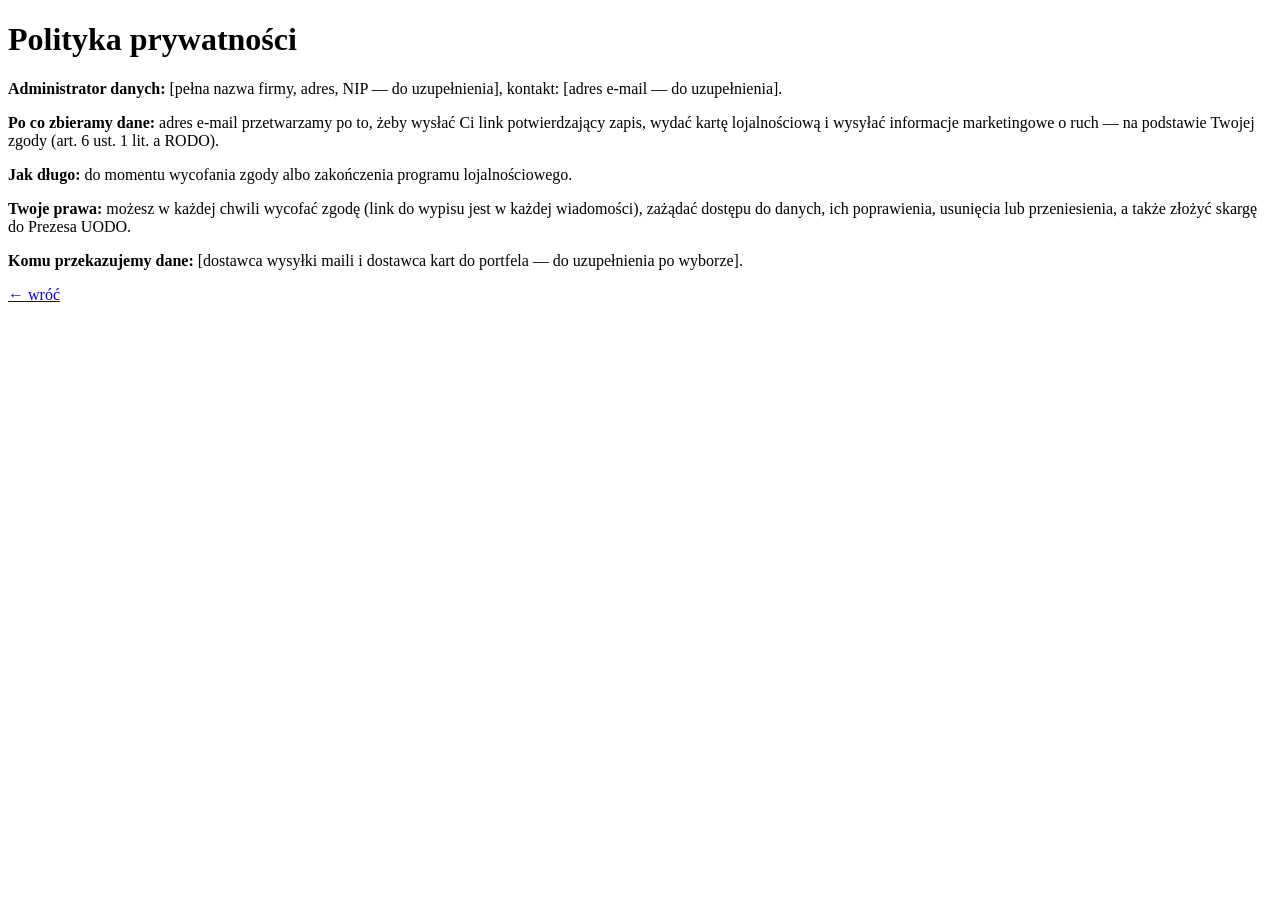
<file: prywatnosc.html>
<!doctype html>
<html lang="pl">
<head>
  <meta charset="utf-8">
  <meta name="viewport" content="width=device-width, initial-scale=1">
  <title>Polityka prywatności — ruch</title>
  <meta name="robots" content="noindex">
  <link rel="icon" type="image/svg+xml" href="assets/favicon.svg">
</head>
<body>

  <main>
    <h1>Polityka prywatności</h1>

    <!-- SZKIC DO AKCEPTACJI PRAWNEJ — nie publikować bez uzupełnienia
         danych administratora i weryfikacji przez klienta. -->

    <p><strong>Administrator danych:</strong> [pełna nazwa firmy, adres, NIP — do uzupełnienia],
    kontakt: [adres e-mail — do uzupełnienia].</p>

    <p><strong>Po co zbieramy dane:</strong> adres e-mail przetwarzamy po to, żeby wysłać Ci
    link potwierdzający zapis, wydać kartę lojalnościową i wysyłać informacje marketingowe
    o ruch — na podstawie Twojej zgody (art. 6 ust. 1 lit. a RODO).</p>

    <p><strong>Jak długo:</strong> do momentu wycofania zgody albo zakończenia programu
    lojalnościowego.</p>

    <p><strong>Twoje prawa:</strong> możesz w każdej chwili wycofać zgodę (link do wypisu
    jest w każdej wiadomości), zażądać dostępu do danych, ich poprawienia, usunięcia
    lub przeniesienia, a także złożyć skargę do Prezesa UODO.</p>

    <p><strong>Komu przekazujemy dane:</strong> [dostawca wysyłki maili i dostawca kart
    do portfela — do uzupełnienia po wyborze].</p>

    <p><a href="index.html">← wróć</a></p>
  </main>

</body>
</html>
</file>
<file: style.css>
/* RUCH E — „PROSTO", art direction wg menu (S26). Fonty z paczki klienta. */

@font-face {
  font-family: 'Cina Sans';
  src: url('assets/fonts/CinaSans-Medium.woff2') format('woff2');
  font-weight: 500;
  font-style: normal;
  font-display: swap;
}

@font-face {
  font-family: 'Quadrant Text Mono';
  src: url('assets/fonts/QuadrantTextMono-Regular.woff2') format('woff2');
  font-weight: 400;
  font-style: normal;
  font-display: swap;
}

:root {
  --tlo:    #F7F7F5; /* decyzja Kamila: tło jak papier menu */
  --ink:    #241610;
  --krem:   #E9E4DD;
  --orange: #EC4A24;
  --znak:   #EC4A24;
  --pieczatka-pole: #d9d9d9;
  --pieczatka-tusz: #241610;
  --pieczatka-bazgrol: #F7F7F5;
  --wlepa1-tlo: #EE4D2A;
  --wlepa1-tekst: #241610;
  --wlepa2-tlo: #281913;
  --wlepa2-tekst: #F6F3EE;
  --cta-tlo: #EC4A24;
  --cta-tekst: #241610;
  --cta-hover-tlo: #241610;
  --cta-hover-tekst: #E9E4DD;
  --grotesk: 'Cina Sans', 'Helvetica Neue', Arial, sans-serif;
  --mono: 'Quadrant Text Mono', 'Courier New', monospace;
}

/* motywy jak w wersji A — przełączane elipsami nad opisem */

:root[data-motyw='ciemny'] {
  --tlo: #241610;
  --wlepa2-tlo: #E9E4DD;   /* ciemna wlepa robi się beżowa */
  --wlepa2-tekst: #241610;
  --ink: #F6F3EE;
  --cta-tlo: #EC4A24;
  --cta-tekst: #241610;
  --cta-hover-tlo: #F6F3EE;
  --cta-hover-tekst: #241610;
}

:root[data-motyw='pomaranczowy'] {
  --tlo: #EC4A24;
  --wlepa1-tlo: #F7F7F5;   /* pomarańczowa wlepa robi się jasna */
  --wlepa1-tekst: #EC4A24;
  --ink: #241610;
  --znak: #E9E4DD; /* beżowy logotyp na pomarańczu */
  --cta-tlo: #241610;
  --cta-tekst: #F6F3EE;
  --cta-hover-tlo: #F7F7F5;
  --cta-hover-tekst: #241610;
}

/* pomarańczowy motyw: kroki i karta w odwróconych kolorach */
:root[data-motyw='pomaranczowy'] .krok-nr { background: #F7F7F5; color: #EC4A24; }
:root[data-motyw='pomaranczowy'] .karta { background: #E9E4DD; }
:root[data-motyw='pomaranczowy'] .karta .karta-znak { color: #EC4A24; }

* { margin: 0; padding: 0; box-sizing: border-box; }

html {
  color-scheme: light;
  overflow-x: hidden; /* fallback dla starszych Safari */
  overflow-x: clip;
}

body {
  background: var(--tlo);
  color: var(--ink);
  font-family: var(--grotesk);
  font-weight: 500;
  line-height: 1.45;
  overflow-x: hidden;
  overflow-x: clip;
}

main {
  max-width: 520px;
  margin-inline: auto;
  padding: 16px 20px 40px;
}

a { color: var(--ink); }

:focus-visible {
  outline: 3px solid var(--ink);
  outline-offset: 2px;
}

[hidden] { display: none !important; }

/* ── pasek tytułowy jak w menu ──────────────────────────────── */

.pasek {
  display: flex;
  justify-content: space-between;
  gap: 16px;
  font-size: 20px;
  line-height: 1.1;
}

/* ── przerywane kreski jak na paragonie ─────────────────────── */

.kreska {
  border: 0;
  border-top: 2px dashed var(--ink);
  margin: 14px 0;
}

/* ── lejek ──────────────────────────────────────────────────── */

h1 {
  text-transform: uppercase;
  font-size: clamp(18px, 5vw, 24px);
  line-height: 1.15;
  letter-spacing: 0.01em;
  margin-top: 20px;
}

.oferta {
  font-family: var(--mono);
  font-size: 14px;
  line-height: 1.5;
  margin-top: 8px;
  margin-bottom: 44px; /* oddech przed sekcją o marce */
}

.oferta strong { font-weight: 700; }

/* ── formularz ──────────────────────────────────────────────── */

form { margin-top: 14px; }

.pole-email label {
  display: block;
  font-family: var(--mono);
  font-size: 12px;
  text-transform: uppercase;
  letter-spacing: 0.06em;
  margin-bottom: 2px;
}

input[type='email'] {
  width: 100%;
  height: 48px;
  padding: 0 2px;
  font-family: var(--mono);
  font-size: 16px;
  color: var(--ink);
  background: transparent;
  border: 0;
  border-bottom: 2px dashed var(--ink);
  border-radius: 0;
}

input[type='email']::placeholder { color: var(--ink); opacity: 0.55; }

input[type='email']:focus-visible {
  outline: none;
  border-bottom: 3px solid var(--ink);
}

.zgoda {
  display: flex;
  gap: 10px;
  align-items: flex-start;
  margin-top: 12px;
}

.zgoda input[type='checkbox'] {
  flex: none;
  width: 20px;
  height: 20px;
  margin-top: 1px;
  accent-color: var(--ink);
}

.zgoda label {
  font-family: var(--grotesk);
  font-size: 11px;
  line-height: 1.5;
}

button[type='submit'] {
  display: block;
  width: 100%;
  height: 58px;
  margin-top: 14px;
  font-family: var(--mono);
  font-size: 18px;
  letter-spacing: 0.04em;
  color: var(--cta-tekst);
  background: var(--cta-tlo);
  border: 0;
  border-radius: 50%; /* elipsa jak naklejka EVERYDAY SPECIALITY */
  cursor: pointer;
}

button[type='submit']:hover,
button[type='submit']:focus-visible {
  background: var(--cta-hover-tlo);
  color: var(--cta-hover-tekst);
}
button[type='submit']:active { translate: 0 1px; }

.prywatnosc {
  font-family: var(--mono);
  font-size: 12px;
  margin-top: 12px;
}

.blad {
  font-family: var(--mono);
  font-size: 13px;
  font-weight: 700;
  color: var(--cta-tlo);
  margin-top: 12px;
}

button[type='submit'][disabled] {
  cursor: default;
  opacity: 0.7;
}

/* ── karta lojalnościowa wg mockupu z Figmy (29:41 → 29:5) ──── */

.karta {
  position: relative;
  aspect-ratio: 8 / 5;
  width: 112%; /* większa — wystaje poza krawędzie ekranu */
  margin-left: -6%;
  margin-top: 26px;
  margin-bottom: 30px; /* obrócone rogi nie nachodzą na przyciski */
  border-radius: 20px;
  background: #EC4A24; /* karta to fizyczny obiekt — nie zmienia się z motywem */
  overflow: hidden;
  rotate: -5deg; /* leży pod wyraźnym kątem, jak na card.ruch.coffee */
}

.karta-znak {
  position: absolute;
  width: 116%;
  left: -8%;
  top: 46%;
  translate: 0 -50%;
  color: #F7F7F5;
  height: auto;
}

.karta-podpis {
  position: absolute;
  top: 14px;
  left: 16px;
  font-family: var(--mono);
  font-size: 12px;
  text-transform: uppercase;
  letter-spacing: 0.06em;
  color: #241610;
  z-index: 1;
}

.karta-pieczatki {
  position: absolute;
  left: 16px;
  right: 16px;
  bottom: 12px;
  display: flex;
  gap: 4%;
  z-index: 1;
}

.pieczatka {
  position: relative;
  display: inline-flex;
  align-items: center;
  justify-content: center;
  width: 13%;
  aspect-ratio: 1;
  border: 0;
  background: var(--pieczatka-pole); /* pole — zawsze widoczne pod stemplem */
  border-radius: 48% 52% 44% 56% / 55% 46% 54% 45%; /* nieregularne, jak rysowane ręką */
}

/* każde kółko trochę inne */
.pieczatka.p-2 { border-radius: 55% 45% 52% 48% / 46% 55% 45% 54%; }
.pieczatka.p-3 { border-radius: 45% 55% 47% 53% / 52% 44% 56% 48%; }
.pieczatka.p-4 { border-radius: 52% 48% 56% 44% / 45% 53% 47% 55%; }
.pieczatka.p-5 { border-radius: 47% 53% 45% 55% / 54% 48% 52% 46%; }
.pieczatka.pusta { border-radius: 53% 47% 55% 45% / 47% 54% 46% 53%; }

/* ciemny stempel to osobna warstwa nad szarym polem */
.pieczatka::before {
  content: '';
  position: absolute;
  inset: 0;
  border-radius: inherit;
  background: var(--pieczatka-tusz);
  opacity: 0;
}

.pieczatka svg {
  position: relative;
  width: 62%;
  height: auto;
  color: var(--pieczatka-bazgrol);
  visibility: hidden; /* bazgroł pojawia się dopiero po nabiciu */
}

/* po zapisie: 5 pieczątek nabitych, jak w mockupie 29:5 */
.karta.nabita .pieczatka:not(.pusta)::before { opacity: 1; }
.karta.nabita .pieczatka:not(.pusta) svg { visibility: visible; }

/* każda pieczątka przybita pod innym, mocnym kątem */
.karta.nabita .p-1 { rotate: -28deg; }
.karta.nabita .p-2 { rotate: 19deg; }
.karta.nabita .p-3 { rotate: -14deg; }
.karta.nabita .p-4 { rotate: 32deg; }
.karta.nabita .p-5 { rotate: -21deg; }

/* nabijanie po kolei — jak przybicie pieczątki: wpada z góry przekrzywiona,
   dociska i lekko odbija; skala nigdy nie schodzi poniżej 1, więc szare pole
   nie wystaje spod stempla */
@keyframes nabij {
  0%   { scale: 2.4; opacity: 0; rotate: 12deg; }
  14%  { opacity: 1; }
  55%  { scale: 1; rotate: 0deg; }
  72%  { scale: 1.12; }
  100% { scale: 1; rotate: 0deg; }
}

.karta.nabita .pieczatka:not(.pusta)::before,
.karta.nabita .pieczatka:not(.pusta) svg { animation: nabij 0.38s cubic-bezier(0.3, 0, 0.4, 1) backwards; }

.karta.nabita .pieczatka.p-1::before, .karta.nabita .pieczatka.p-1 svg { animation-delay: 0.15s; }
.karta.nabita .pieczatka.p-2::before, .karta.nabita .pieczatka.p-2 svg { animation-delay: 0.45s; }
.karta.nabita .pieczatka.p-3::before, .karta.nabita .pieczatka.p-3 svg { animation-delay: 0.75s; }
.karta.nabita .pieczatka.p-4::before, .karta.nabita .pieczatka.p-4 svg { animation-delay: 1.05s; }
.karta.nabita .pieczatka.p-5::before, .karta.nabita .pieczatka.p-5 svg { animation-delay: 1.35s; }

@media (prefers-reduced-motion: reduce) {
  .karta .pieczatka,
  .karta .pieczatka::before,
  .karta .pieczatka svg { animation: none !important; }
}

/* ── przyciski Wallet przygotowane przez Kamila w Figmie ────── */
/* pliki mają własne tło (#1A1614) i zaokrąglenia — bez dorabiania */

.wallet-badges {
  display: flex;
  flex-direction: column; /* mobile: szerokie, pod sobą, na szerokość karty */
  gap: 10px;
  margin-top: 12px;
}

.badge {
  display: block;
  background: #1A1614; /* tło przycisku CSS-em, żeby motyw mógł je zmienić */
  border-radius: 20px;
}

/* na brązowym motywie czarne przyciski by zginęły — robią się pomarańczowe */
:root[data-motyw='ciemny'] .badge { background: #EC4A24; }

.badge picture { display: block; }

.badge img {
  width: 100%;
  height: auto;
  display: block;
  border-radius: 20px; /* ten sam promień co karta */
}

@media (min-width: 560px) {
  .wallet-badges { flex-direction: row; }
  .badge { flex: 1; } /* dwa wąskie razem wypełniają szerokość karty */
}

/* ── etykiety kroków ────────────────────────────────────────── */

.krok {
  display: flex;
  flex-wrap: wrap; /* przy braku miejsca elementy schodzą pod siebie w całości */
  align-items: center;
  gap: 8px 10px;
  font-family: var(--grotesk); /* opis kroku: grotesk, małe litery */
  font-size: 14px;
  margin-top: 10px;
}

.krok-nr, .krok-tekst, .krok-fajka { white-space: nowrap; }

.krok-nr {
  font-family: var(--mono);
  font-size: 13px;
  text-transform: uppercase;
  letter-spacing: 0.06em;
  background: var(--orange);
  color: #F7F7F5;
  border-radius: 50%; /* elipsa, jak reszta */
  padding: 4px 14px;
}

.krok-fajka {
  font-weight: 400;
  color: var(--cta-tlo);
}

.krok-fajka:not([hidden]) {
  display: inline-block;
  animation: nabij 0.3s backwards;
}

@media (prefers-reduced-motion: reduce) {
  .krok-fajka { animation: none !important; }
}

/* ── krok 2: mail za pieczątki (odsłaniany po kliknięciu badge) ─ */

body.js .krok-2:not(.otwarty) { display: none; }

.krok-2-intro {
  font-family: var(--mono);
  font-size: 15px;
  line-height: 1.5;
  margin-top: 4px;
}

.sukces-naglowek {
  font-size: clamp(20px, 5.8vw, 26px);
  text-transform: uppercase;
  margin-top: 14px;
}

.sukces-naglowek:focus { outline: none; }

.sukces-tekst {
  font-family: var(--mono);
  font-size: 14px;
  line-height: 1.55;
  margin-top: 8px;
}

/* ── potwierdzenie.html: przyciski portfeli ─────────────────── */

.wallet-przyciski {
  display: grid;
  gap: 10px;
  margin-top: 16px;
}

.wallet {
  display: flex;
  align-items: center;
  justify-content: center;
  height: 56px;
  border-radius: 50%;
  font-family: var(--mono);
  font-size: 17px;
  letter-spacing: 0.04em;
  text-decoration: none;
}

.wallet-apple { background: var(--ink); color: var(--tlo); }
.wallet-google { background: var(--cta-tlo); color: var(--cta-tekst); }

/* ── logo w miejscu słowa „ruch" w tekście ──────────────────── */

.logo-inline {
  height: 0.92em;
  width: 2.4em;
  vertical-align: -0.06em;
  color: currentColor;
}

/* ── elipsy zmiany koloru, nad kreską przed opisem ──────────── */

.motywy { display: none; } /* bez JS nie ma czego przełączać */

/* elipsy rozrzucone na samym dole jak naklejki */
body.js .motywy {
  display: block;
  position: relative;
  height: 120px;
  margin-top: 10px;
}

.motyw {
  position: absolute;
  width: 170px;
  height: 46px;
  border: 0; /* bez obrysu — aktywny dostaje stroke */
  border-radius: 50%;
  cursor: pointer;
  padding: 0;
  font-family: var(--mono);
  font-size: 13px;
  text-transform: uppercase;
  letter-spacing: 0.06em;
}

.motyw[data-motyw='jasny']        { background: #F7F7F5; color: #241610; left: -28px; top: 40px; rotate: -7deg; }
.motyw[data-motyw='ciemny']       { background: #241610; color: #F6F3EE; left: 40%;   top: 8px;  rotate: 5deg; }
.motyw[data-motyw='pomaranczowy'] { background: #EC4A24; color: #F7F7F5; right: -30px; top: 58px; rotate: -4deg; }

/* aktywny kolor dostaje stroke — każdy inny */
.motyw[aria-pressed='true'][data-motyw='jasny']        { border: 3px solid #241610; }
.motyw[aria-pressed='true'][data-motyw='ciemny']       { border: 3px solid #EC4A24; }
.motyw[aria-pressed='true'][data-motyw='pomaranczowy'] { border: 3px solid #F7F7F5; }

/* ── pod linią zgięcia ──────────────────────────────────────── */

/* mniej istotne — celowo pomniejszone */
.o-marce {
  font-family: var(--mono);
  font-size: 12px;
  line-height: 1.6;
  margin: 20px 0;
}

footer {
  font-family: var(--mono);
  margin-top: 18px;
  display: flex;
  justify-content: space-between;
  align-items: flex-start;
  gap: 16px;
}

.social { text-align: right; }

.social-etykieta {
  font-family: var(--grotesk); /* etykiety stopki groteskiem */
  font-size: 13px;
  text-transform: uppercase;
  letter-spacing: 0.06em;
}

footer a { font-size: 15px; }

.adres {
  font-size: 14px;
  line-height: 1.5;
  margin-top: 2px;
}

footer .prywatnosc { margin-top: 8px; }
footer .prywatnosc a { font-size: 12px; }

/* ── naklejki: pasy w przerwach, poza tekstem ───────────────── */

.pas-naklejki { position: relative; }
.pas-2 { height: 150px; margin-top: 16px; }

.naklejka { position: absolute; height: auto; }

.n-mye       { left: -40px;  top: 12px; width: 190px; rotate: 5deg; }
.n-routine   { right: -30px; top: 40px; width: 200px; rotate: -6deg; }
</file>
